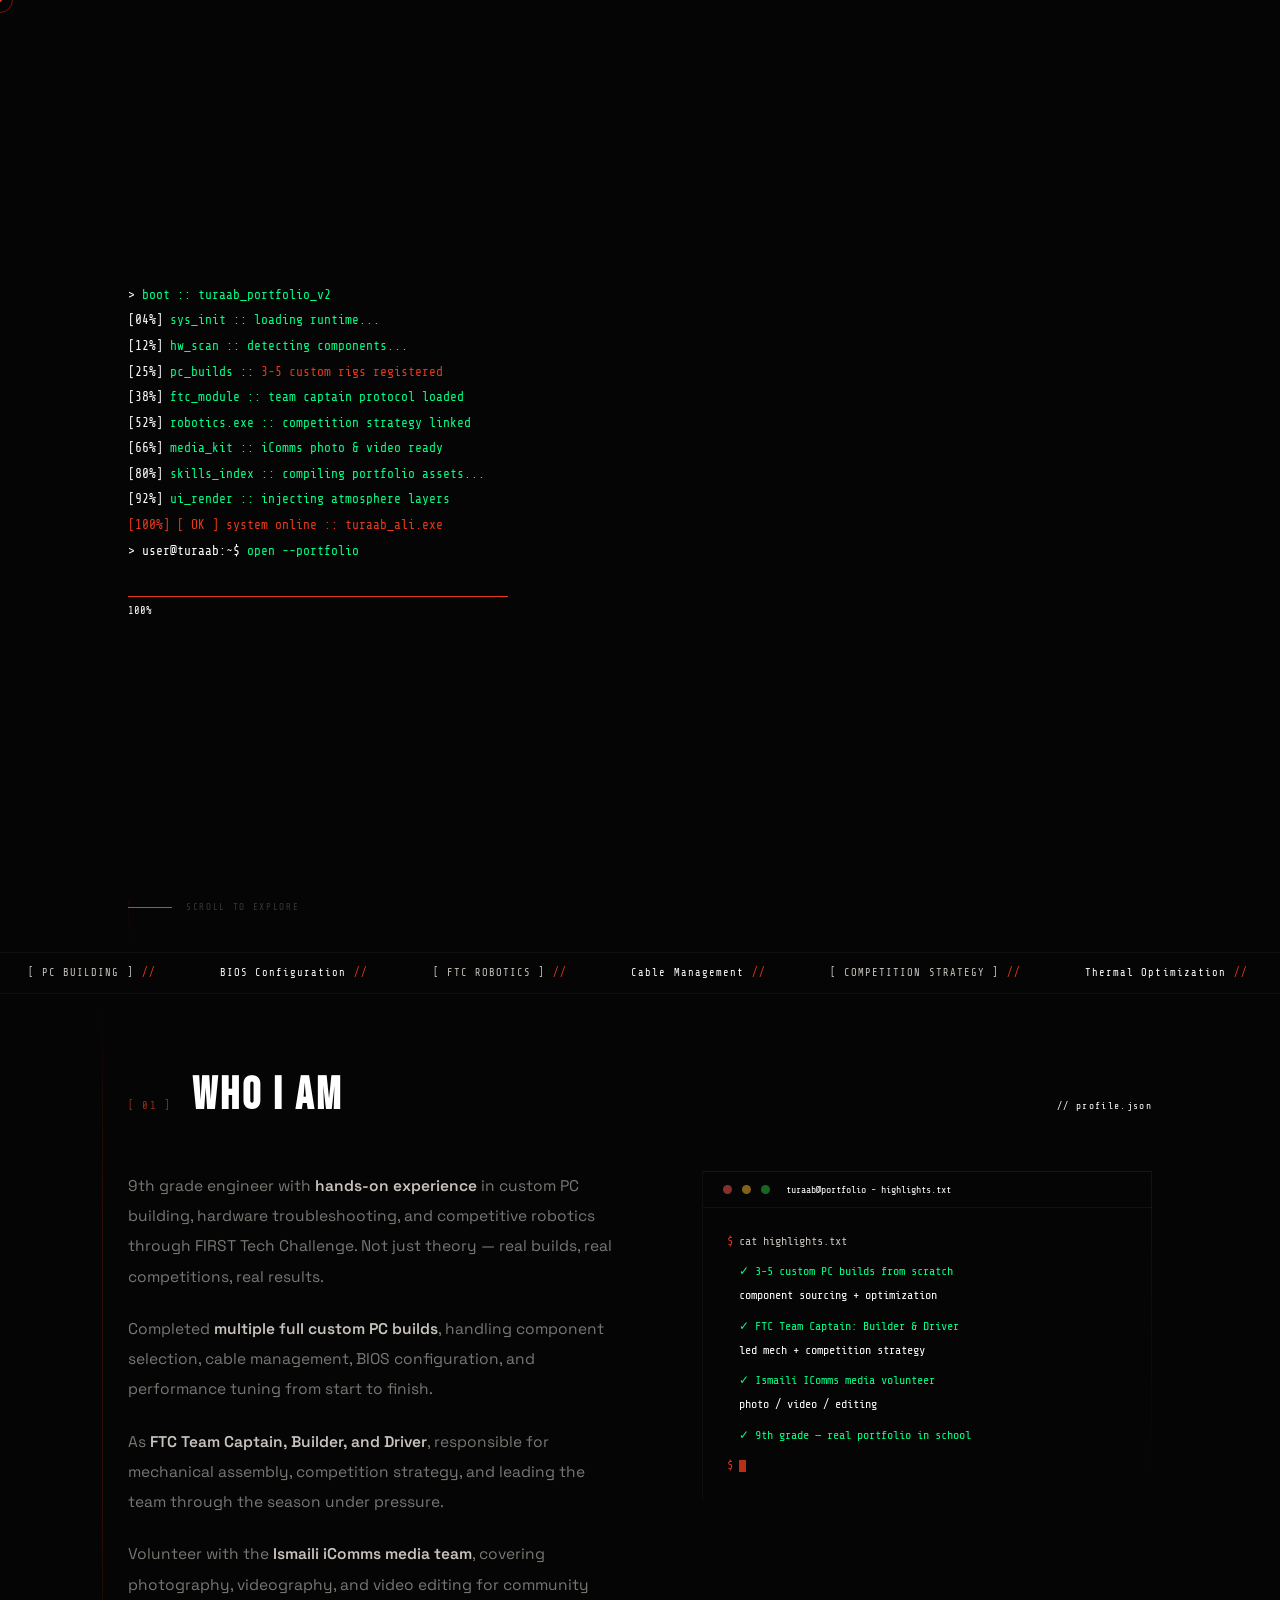
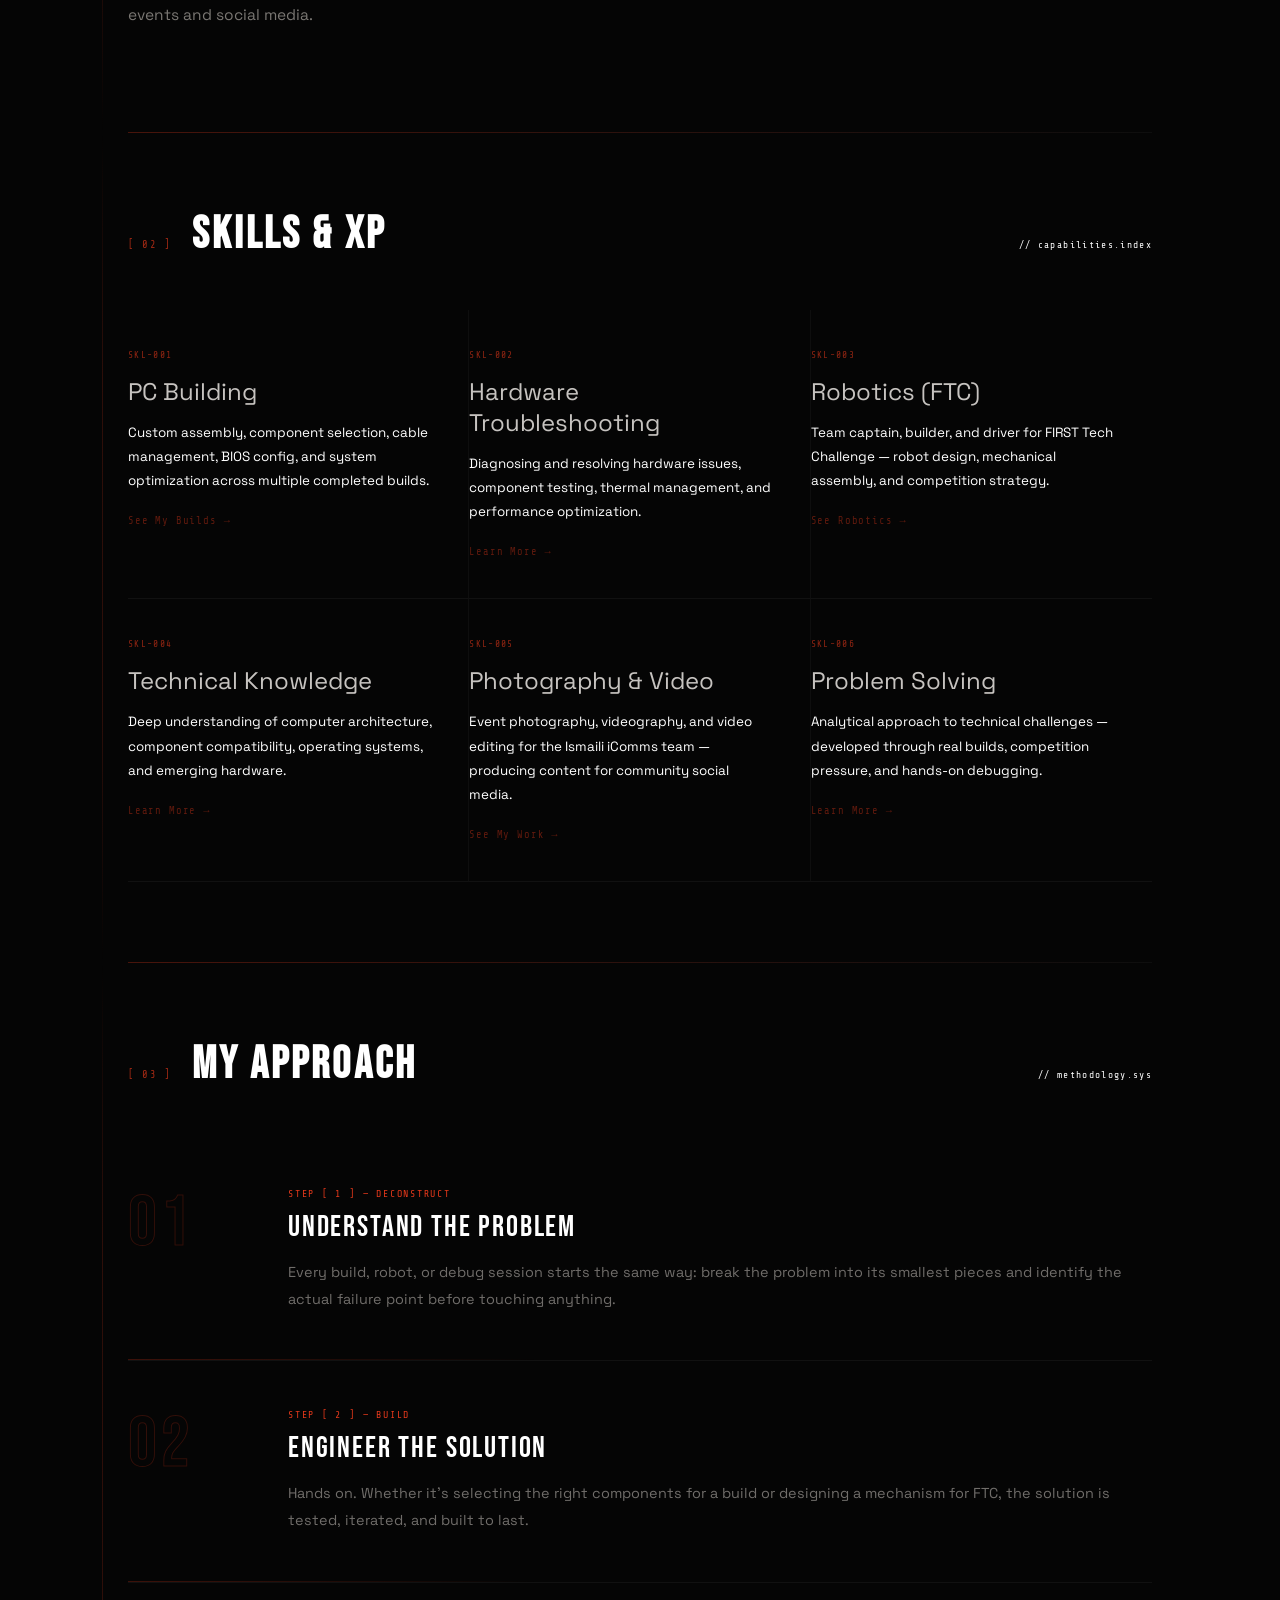
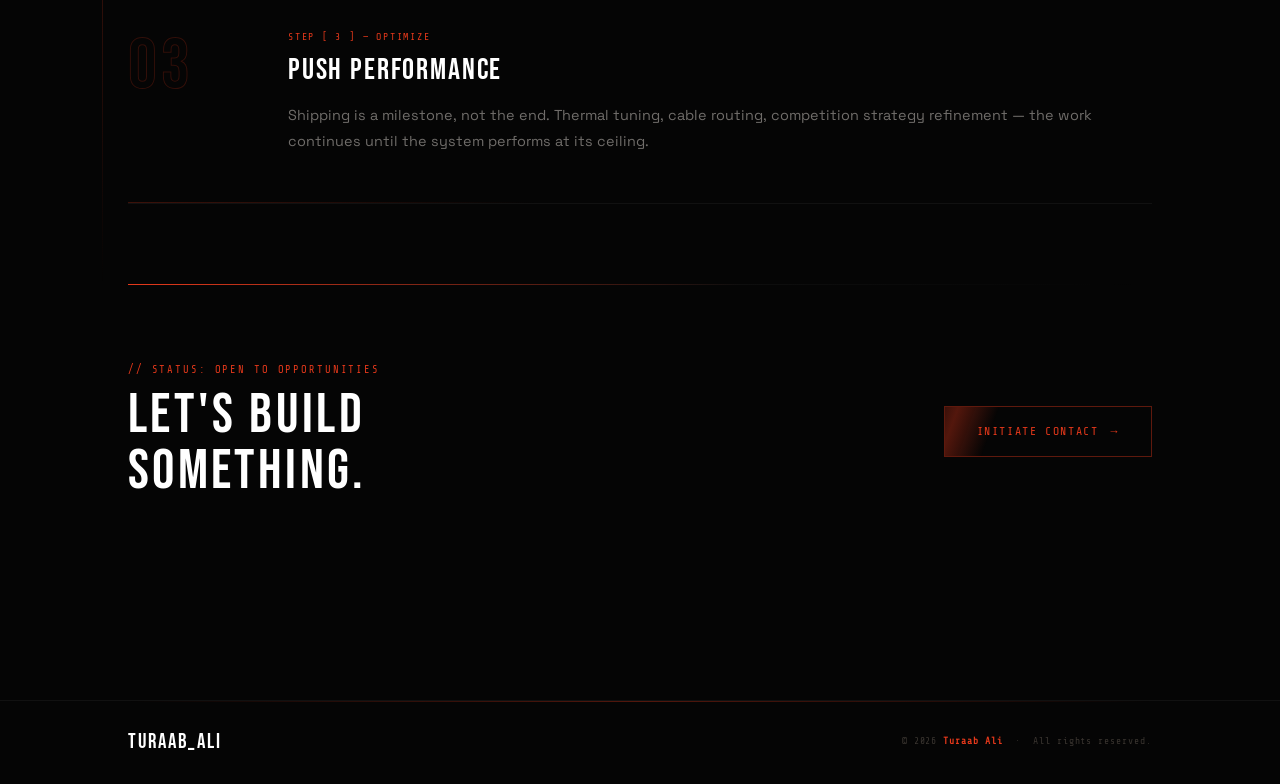
<file: index.html>
<!DOCTYPE html>
<html lang="en">
<head>
<meta charset="UTF-8">
<meta name="viewport" content="width=device-width, initial-scale=1.0">
<title>Turaab Ali - PC Builder & Engineer</title>
<link href="https://fonts.googleapis.com/css2?family=Share+Tech+Mono&family=Bebas+Neue&family=Space+Grotesk:wght@300;400;500;600;700&display=swap" rel="stylesheet">
<link rel="stylesheet" href="styles.css">
<style>
/* ═══════════════ HOME PAGE SPECIFIC ═══════════════ */

/* ── HERO ── */
#hero {
  position: relative; z-index: 3;
  min-height: 100vh;
  display: flex; flex-direction: column; justify-content: center;
  padding: 0 10vw;
  overflow: hidden;
}

/* vertical line that runs full hero height */
#hero::before {
  content: '';
  position: absolute;
  left: 10vw; top: 0; bottom: 0;
  width: 1px;
  background: linear-gradient(to bottom, transparent 0%, rgba(230,57,27,0.35) 30%, rgba(230,57,27,0.35) 70%, transparent 100%);
}

/* horizontal rule at 33% */
#hero::after {
  content: '';
  position: absolute;
  left: 0; right: 0;
  top: 33%;
  height: 1px;
  background: linear-gradient(90deg, transparent 5%, rgba(230,57,27,0.08) 30%, rgba(255,255,255,0.04) 60%, transparent 95%);
}

.hero-eyebrow {
  font-family: var(--mono);
  font-size: 0.72em;
  color: var(--red);
  letter-spacing: 0.2em;
  text-transform: uppercase;
  margin-bottom: 20px;
  margin-left: 20px;
  opacity: 0;
  animation: fadeUp .6s var(--ease-out) .15s forwards;
}

.hero-name {
  font-family: var(--disp);
  font-size: clamp(5.5em, 13vw, 11em);
  letter-spacing: 0.05em;
  line-height: 0.9;
  color: #fff;
  margin-left: 16px;
  opacity: 0;
  animation: fadeUp .9s var(--ease-out) .3s forwards;
}

.hero-name .slash {
  color: var(--red);
  font-size: 0.6em;
  opacity: 0.7;
  margin: 0 6px;
}

/* big faded "ALI" behind */
.hero-bg-word {
  position: absolute;
  right: -2vw; top: 50%;
  transform: translateY(-50%);
  font-family: var(--disp);
  font-size: clamp(12em, 26vw, 24em);
  letter-spacing: 0.04em;
  color: transparent;
  -webkit-text-stroke: 1px rgba(230,57,27,0.07);
  line-height: 1;
  pointer-events: none;
  user-select: none;
  animation: breatheText 8s ease-in-out infinite alternate;
}

.hero-code {
  font-family: var(--mono);
  font-size: 0.78em;
  color: var(--dim2);
  line-height: 2.1;
  margin-top: 36px;
  margin-left: 20px;
  opacity: 0;
  animation: fadeUp .7s var(--ease-out) .55s forwards;
}

.hero-code .k { color: var(--red); }
.hero-code .s { color: #a8c77f; }
.hero-code .n { color: #7fb8c7; }
.hero-code .c { color: var(--dim2); font-style: italic; }

.hero-divider {
  margin-top: 64px;
  height: 1px;
  background: linear-gradient(90deg, rgba(230,57,27,0.4) 0%, rgba(255,255,255,0.06) 40%, transparent 100%);
  opacity: 0;
  animation: fadeIn 1s var(--ease-out) .8s forwards;
}

.hero-stats-row {
  display: flex; gap: 0;
  padding-top: 36px;
  opacity: 0;
  animation: fadeUp .7s var(--ease-out) .9s forwards;
}

.h-st {
  padding: 0 56px 0 0;
  border-right: 1px solid rgba(255,255,255,0.05);
  margin-right: 56px;
}
.h-st:last-child { border-right:none; margin-right:0; }

.h-st-n {
  font-family: var(--disp);
  font-size: 2.8em;
  color: #fff;
  letter-spacing: 0.06em;
  line-height: 1;
  display: block;
}

.h-st-l {
  font-family: var(--mono);
  font-size: 0.6em;
  color: var(--dim2);
  letter-spacing: 0.14em;
  text-transform: uppercase;
  margin-top: 4px;
}

.scroll-cue {
  position: absolute; bottom: 40px; left: 10vw;
  display: flex; align-items: center; gap: 14px;
  font-family: var(--mono); font-size: 0.58em;
  color: var(--dim); letter-spacing: 0.18em;
  text-transform: uppercase;
  opacity: 0;
  animation: fadeIn 1s var(--ease-out) 1.8s forwards;
}

.scroll-cue::before {
  content: '';
  display: block; width: 44px; height: 1px;
  background: var(--red);
  animation: scPulse 2.4s ease-in-out infinite;
}

@keyframes scPulse { 0%,100%{transform:scaleX(1);opacity:1} 50%{transform:scaleX(0.3);opacity:0.3} }

/* ── TICKER ── */
.ticker-outer {
  position: relative; z-index: 3;
  overflow: hidden;
  padding: 14px 0;
  border-top: 1px solid rgba(255,255,255,0.04);
  border-bottom: 1px solid rgba(255,255,255,0.04);
}

.ticker-inner {
  display: flex; white-space: nowrap;
  animation: tick 30s linear infinite;
}

.ti {
  font-family: var(--mono);
  font-size: 0.65em;
  color: var(--dim2);
  padding: 0 28px;
  letter-spacing: 0.1em;
  flex-shrink: 0;
}

.ti.hi { color: var(--text); }
.ti .sep { color: var(--red); margin: 0 8px; }

@keyframes tick { from{transform:translateX(0)} to{transform:translateX(-50%)} }

/* ── ABOUT LAYOUT ── */
.about-layout {
  display: grid;
  grid-template-columns: 1.1fr 1fr;
  gap: 80px;
  align-items: start;
}

.about-body p {
  font-size: 0.97em;
  line-height: 1.95;
  color: rgba(200,195,189,0.6);
  margin-bottom: 22px;
}

.about-body p strong { color: var(--text); font-weight: 600; }

/* ── TERMINAL ── */
.term {
  border-top: 1px solid rgba(255,255,255,0.07);
  border-left: 1px solid rgba(255,255,255,0.04);
  padding: 0;
  position: relative;
}

.term::after {
  content: '';
  position: absolute;
  top:0; right:0; bottom:0;
  width: 1px;
  background: linear-gradient(to bottom, rgba(230,57,27,0.15), transparent);
}

.term-head {
  display: flex; align-items: center; gap: 10px;
  padding: 12px 20px;
  border-bottom: 1px solid rgba(255,255,255,0.05);
}

.td { width:9px; height:9px; border-radius:50%; }
.td.r { background:rgba(255,95,86,0.5); }
.td.y { background:rgba(255,189,46,0.5); }
.td.g { background:rgba(39,201,63,0.5); }

.term-label {
  font-family: var(--mono);
  font-size: 0.62em;
  color: var(--dim2);
  margin-left: 6px;
}

.term-body {
  padding: 22px 24px;
  font-family: var(--mono);
  font-size: 0.74em;
  line-height: 2.05;
}

.tl { display: block; }
.tp { color: var(--red); }
.tc { color: var(--text); }
.to { color: var(--dim2); padding-left: 12px; }
.to.ok { color: var(--green); }
.to.v  { color: #a8c77f; }
.tb { display:block; height:6px; }
.tcur { display:inline-block; width:7px; height:12px; background:var(--red); opacity:.8; animation: blink 1s step-end infinite; vertical-align:middle; }

/* ── SKILLS LIST ── */
.skills-list {
  display: grid;
  grid-template-columns: repeat(3,1fr);
  gap: 0;
}

.sk {
  padding: 40px 36px 40px 0;
  border-bottom: 1px solid rgba(255,255,255,0.05);
  border-right: 1px solid rgba(255,255,255,0.04);
  text-decoration: none;
  color: var(--text);
  display: block;
  position: relative;
  cursor: none;
  opacity: 0; transform: translateY(20px);
  transition: opacity .5s var(--ease-out), transform .5s var(--ease-out), padding-left .3s var(--ease-out);
}

.sk:nth-child(3n) { border-right: none; }

/* red top line animates in on hover */
.sk::before {
  content: '';
  position: absolute;
  top: 0; left: 0; right: 0;
  height: 1px;
  background: var(--red);
  transform: scaleX(0); transform-origin: left;
  transition: transform .4s var(--ease-out);
}

.sk:hover { padding-left: 10px; }
.sk:hover::before { transform: scaleX(1); }

.sk-num {
  font-family: var(--mono);
  font-size: 0.6em;
  color: var(--red);
  letter-spacing: 0.14em;
  opacity: 0.6;
  margin-bottom: 16px;
}

.sk-icon {
  font-size: 1.5em;
  margin-bottom: 14px;
  display: block;
  filter: grayscale(0.4);
  transition: transform .3s var(--ease-spring), filter .3s var(--ease-out);
}

.sk:hover .sk-icon { transform: scale(1.15) rotate(-4deg); filter: grayscale(0); }

.sk-title {
  font-size: 1em;
  font-weight: 700;
  color: rgba(255,255,255,0.85);
  margin-bottom: 10px;
  letter-spacing: -0.01em;
}

.sk-desc {
  font-size: 0.84em;
  line-height: 1.8;
  color: var(--dim2);
}

.sk-arrow {
  display: flex; align-items: center; gap: 6px;
  margin-top: 22px;
  font-family: var(--mono);
  font-size: 0.65em;
  color: var(--red);
  letter-spacing: 0.08em;
  opacity: 0.4;
  transition: opacity .25s var(--ease-out), gap .3s var(--ease-spring);
}

.sk:hover .sk-arrow { opacity: 1; gap: 12px; }

/* ── APPROACH ── */
.approach-list { display: flex; flex-direction: column; }

.ap {
  display: grid;
  grid-template-columns: 120px 1fr;
  gap: 40px;
  padding: 48px 0;
  border-bottom: 1px solid rgba(255,255,255,0.05);
  align-items: start;
  position: relative;
  transition: transform .3s var(--ease-out);
}

.ap:hover { transform: translateX(6px); }

.ap::before {
  content: '';
  position: absolute;
  left: 0; bottom: 0; width: 100%;
  height: 1px;
  background: linear-gradient(90deg, rgba(230,57,27,0.25), transparent 40%);
}

.ap-num {
  font-family: var(--disp);
  font-size: 4.5em;
  color: transparent;
  -webkit-text-stroke: 1px rgba(230,57,27,0.2);
  letter-spacing: 0.05em;
  line-height: 1;
  transition: -webkit-text-stroke-color .3s var(--ease-out);
}

.ap:hover .ap-num { -webkit-text-stroke-color: rgba(230,57,27,0.4); }

.ap-label {
  font-family: var(--mono);
  font-size: 0.62em;
  color: var(--red);
  letter-spacing: 0.18em;
  text-transform: uppercase;
  margin-bottom: 10px;
}

.ap-title {
  font-family: var(--disp);
  font-size: 1.9em;
  color: #fff;
  letter-spacing: 0.06em;
  margin-bottom: 14px;
}

.ap-body {
  font-size: 0.9em;
  line-height: 1.85;
  color: rgba(200,195,189,0.55);
}

/* ── CTA ── */
.cta {
  padding: 80px 0;
  display: flex;
  justify-content: space-between;
  align-items: center;
  gap: 40px;
  position: relative;
}

.cta::before {
  content: '';
  position: absolute;
  top: 0; left: 0; right: 0;
  height: 1px;
  background: linear-gradient(90deg, var(--red), rgba(255,255,255,0.04) 60%, transparent);
}

.cta-tag {
  font-family: var(--mono);
  font-size: 0.65em;
  color: var(--red);
  letter-spacing: 0.18em;
  margin-bottom: 12px;
}

.cta-title {
  font-family: var(--disp);
  font-size: 3.5em;
  color: #fff;
  letter-spacing: 0.06em;
  line-height: 1;
}

/* ── RESPONSIVE ── */
@media (max-width:1000px) {
  .about-layout { grid-template-columns:1fr; gap:48px; }
  .skills-list  { grid-template-columns:repeat(2,1fr); }
  .sk:nth-child(3n) { border-right: 1px solid rgba(255,255,255,0.04); }
  .sk:nth-child(2n) { border-right: none; }
  .ap { grid-template-columns: 80px 1fr; }
}

@media (max-width:640px) {
  #hero { padding: 0 6vw; }
  main { padding: 0 6vw 80px; }
  .skills-list { grid-template-columns:1fr; }
  .sk { border-right:none !important; padding-right:0; }
  .cta { flex-direction:column; align-items:flex-start; gap:28px; }
  .ap { grid-template-columns:1fr; }
  .ap-num { font-size:2.5em; }
}

@media (prefers-reduced-motion: reduce) {
  .hero-eyebrow, .hero-name, .hero-code, .hero-divider, .hero-stats-row, .scroll-cue {
    animation: none !important;
    opacity: 1 !important;
  }
  .ticker-inner { animation: none !important; }
}
</style>
</head>
<body>

<!-- atmosphere layers -->
<div id="globe-glow"></div>
<div id="grain"></div>
<canvas id="pcv"></canvas>

<!-- cursor -->
<div id="cur"></div>
<div id="cur-ring"></div>

<!-- ── BOOT ── -->
<div id="boot">
  <div id="boot-log">
    <span class="ln" data-d="0"><span class="d">></span> boot :: turaab_portfolio_v2</span>
    <span class="ln" data-d="100"><span class="d">[04%]</span> sys_init :: loading runtime...</span>
    <span class="ln" data-d="220"><span class="d">[12%]</span> hw_scan :: detecting components...</span>
    <span class="ln" data-d="350"><span class="d">[25%]</span> pc_builds :: <span class="r">3-5 custom rigs registered</span></span>
    <span class="ln" data-d="490"><span class="d">[38%]</span> ftc_module :: team captain protocol loaded</span>
    <span class="ln" data-d="630"><span class="d">[52%]</span> robotics.exe :: competition strategy linked</span>
    <span class="ln" data-d="770"><span class="d">[66%]</span> media_kit :: iComms photo & video ready</span>
    <span class="ln" data-d="910"><span class="d">[80%]</span> skills_index :: compiling portfolio assets...</span>
    <span class="ln" data-d="1050"><span class="d">[92%]</span> ui_render :: injecting atmosphere layers</span>
    <span class="ln" data-d="1190"><span class="r">[100%] [ OK ] system online :: turaab_ali.exe</span></span>
    <span class="ln" data-d="1360"><span class="d">> user@turaab:~$</span> open --portfolio</span>
  </div>
  <div id="boot-bar-wrap"><div id="boot-bar"></div></div>
  <div id="boot-pct">0%</div>
</div>

<nav>
  <div class="nav-logo">TURAAB_ALI <span>// v2.0</span></div>
  <div class="nav-links">
    <a href="/">Home</a>
    <a href="/pc-building/">PC Building</a>
    <a href="/problem-solving/">Problem Solving</a>
    <a href="/robotics/">Robotics</a>
    <a href="/technical/">Technical</a>
    <a href="/troubleshooting/">Troubleshooting</a>
    <a href="/photo-video/">Photography & Videography</a>
    <a href="/customer-service/">Customer Service</a>
    <a href="/contact-me/">Contact Me</a>
  </div>
  <button class="nav-toggle" aria-label="Toggle navigation">
    <span></span><span></span><span></span>
  </button>
</nav>

<!-- ── HERO ── -->
<section id="hero">
  <div class="hero-bg-word">ALI</div>
  <div class="hero-eyebrow">[ PC Builder &amp; Engineer ]</div>
  <h1 class="hero-name">TURAAB<span class="slash"> </span>ALI</h1>
  <div class="hero-code">
    <span><span class="k">const</span> role = <span class="s">"FTC Team Captain, Builder &amp; Driver"</span>;</span><br>
    <span><span class="k">const</span> skills = [<span class="s">"PC Building"</span>, <span class="s">"Robotics"</span>, <span class="s">"Video"</span>]; <span class="c">// 9th grade</span></span><br>
    <span><span class="k">const</span> status = <span class="s">"Open to Opportunities"</span>;</span>
  </div>
  <div class="hero-divider"></div>
  <div class="hero-stats-row">
    <div class="h-st">
      <span class="h-st-n"> 4</span>
      <span class="h-st-l"> Custom PC Builds</span>
    </div>
    <div class="h-st">
      <span class="h-st-n">FTC</span>
      <span class="h-st-l">Robotics Competitor</span>
    </div>
    <div class="h-st">
      <span class="h-st-n">IComms</span>
      <span class="h-st-l">Media Volunteer</span>
    </div>
  </div>
  <div class="scroll-cue">Scroll to explore</div>
</section>

<!-- ── TICKER ── -->
<div class="ticker-outer">
  <div class="ticker-inner">
    <span class="ti hi">[ PC BUILDING ]<span class="sep">//</span></span>
    <span class="ti">BIOS Configuration<span class="sep">//</span></span>
    <span class="ti hi">[ FTC ROBOTICS ]<span class="sep">//</span></span>
    <span class="ti">Cable Management<span class="sep">//</span></span>
    <span class="ti hi">[ COMPETITION STRATEGY ]<span class="sep">//</span></span>
    <span class="ti">Thermal Optimization<span class="sep">//</span></span>
    <span class="ti hi">[ PHOTOGRAPHY &amp; VIDEO ]<span class="sep">//</span></span>
    <span class="ti">Hardware Troubleshooting<span class="sep">//</span></span>
    <span class="ti hi">[ OPEN TO WORK ]<span class="sep">//</span></span>
    <!-- duplicate for loop -->
    <span class="ti hi">[ PC BUILDING ]<span class="sep">//</span></span>
    <span class="ti">BIOS Configuration<span class="sep">//</span></span>
    <span class="ti hi">[ FTC ROBOTICS ]<span class="sep">//</span></span>
    <span class="ti">Cable Management<span class="sep">//</span></span>
    <span class="ti hi">[ COMPETITION STRATEGY ]<span class="sep">//</span></span>
    <span class="ti">Thermal Optimization<span class="sep">//</span></span>
    <span class="ti hi">[ PHOTOGRAPHY &amp; VIDEO ]<span class="sep">//</span></span>
    <span class="ti">Hardware Troubleshooting<span class="sep">//</span></span>
    <span class="ti hi">[ OPEN TO WORK ]<span class="sep">//</span></span>
  </div>
</div>

<!-- ── MAIN ── -->
<main>

  <!-- ABOUT -->
  <div class="sec" id="about">
    <div class="sec-hd">
      <span class="sec-num">[ 01 ]</span>
      <h2 class="sec-title">WHO I AM</h2>
      <span class="sec-slug">// profile.json</span>
    </div>
    <div class="about-layout">
      <div class="about-body">
        <p>9th grade engineer with <strong>hands-on experience</strong> in custom PC building, hardware troubleshooting, and competitive robotics through FIRST Tech Challenge. Not just theory — real builds, real competitions, real results.</p>
        <p>Completed <strong>multiple full custom PC builds</strong>, handling component selection, cable management, BIOS configuration, and performance tuning from start to finish.</p>
        <p>As <strong>FTC Team Captain, Builder, and Driver</strong>, responsible for mechanical assembly, competition strategy, and leading the team through the season under pressure.</p>
        <p>Volunteer with the <strong>Ismaili iComms media team</strong>, covering photography, videography, and video editing for community events and social media.</p>
      </div>
      <div class="term">
        <div class="term-head">
          <div class="td r"></div><div class="td y"></div><div class="td g"></div>
          <span class="term-label">turaab@portfolio ~ highlights.txt</span>
        </div>
        <div class="term-body">
          <span class="tl"><span class="tp">$</span> <span class="tc">cat highlights.txt</span></span>
          <span class="tb"></span>
          <span class="tl to ok">✓  3-5 custom PC builds from scratch</span>
          <span class="tl to">   component sourcing + optimization</span>
          <span class="tb"></span>
          <span class="tl to ok">✓  FTC Team Captain: Builder &amp; Driver</span>
          <span class="tl to">   led mech + competition strategy</span>
          <span class="tb"></span>
          <span class="tl to ok">✓  Ismaili IComms media volunteer</span>
          <span class="tl to">   photo / video / editing</span>
          <span class="tb"></span>
          <span class="tl to ok">✓  9th grade — real portfolio in school</span>
          <span class="tb"></span>
          <span class="tl"><span class="tp">$</span> <span class="tcur"></span></span>
        </div>
      </div>
    </div>
  </div>

  <div class="rule"></div>

  <!-- SKILLS -->
  <div class="sec" id="skills">
    <div class="sec-hd">
      <span class="sec-num">[ 02 ]</span>
      <h2 class="sec-title">SKILLS &amp; XP</h2>
      <span class="sec-slug">// capabilities.index</span>
    </div>
    <div class="skills-list">

      <a href="/pc-building/" class="sk">
        <div class="sk-num">SKL-001</div>
        <span class="sk-icon">PC Building</span>
        <div class="sk-title"></div>
        <div class="sk-desc">Custom assembly, component selection, cable management, BIOS config, and system optimization across multiple completed builds.</div>
        <div class="sk-arrow">See My Builds →</div>
      </a>

      <a href="/troubleshooting/" class="sk">
        <div class="sk-num">SKL-002</div>
        <span class="sk-icon">Hardware Troubleshooting</span>
        <div class="sk-title"></div>
        <div class="sk-desc">Diagnosing and resolving hardware issues, component testing, thermal management, and performance optimization.</div>
        <div class="sk-arrow">Learn More →</div>
      </a>

      <a href="/robotics/" class="sk">
        <div class="sk-num">SKL-003</div>
        <span class="sk-icon">Robotics (FTC)</span>
        <div class="sk-title"></div>
        <div class="sk-desc">Team captain, builder, and driver for FIRST Tech Challenge — robot design, mechanical assembly, and competition strategy.</div>
        <div class="sk-arrow">See Robotics →</div>
      </a>

      <a href="/technical/" class="sk">
        <div class="sk-num">SKL-004</div>
        <span class="sk-icon">Technical Knowledge</span>
        <div class="sk-title"></div>
        <div class="sk-desc">Deep understanding of computer architecture, component compatibility, operating systems, and emerging hardware.</div>
        <div class="sk-arrow">Learn More →</div>
      </a>

      <a href="/photo-video/" class="sk">
        <div class="sk-num">SKL-005</div>
        <span class="sk-icon">Photography &amp; Video</span>
        <div class="sk-title"></div>
        <div class="sk-desc">Event photography, videography, and video editing for the Ismaili iComms team — producing content for community social media.</div>
        <div class="sk-arrow">See My Work →</div>
      </a>

      <a href="/problem-solving/" class="sk">
        <div class="sk-num">SKL-006</div>
        <span class="sk-icon">Problem Solving</span>
        <div class="sk-title"></div>
        <div class="sk-desc">Analytical approach to technical challenges — developed through real builds, competition pressure, and hands-on debugging.</div>
        <div class="sk-arrow">Learn More →</div>
      </a>

    </div>
  </div>

  <div class="rule"></div>

  <!-- APPROACH -->
  <div class="sec" id="approach">
    <div class="sec-hd">
      <span class="sec-num">[ 03 ]</span>
      <h2 class="sec-title">MY APPROACH</h2>
      <span class="sec-slug">// methodology.sys</span>
    </div>
    <div class="approach-list">

      <div class="ap">
        <div class="ap-num">01</div>
        <div class="ap-right">
          <div class="ap-label">STEP [ 1 ] — DECONSTRUCT</div>
          <div class="ap-title">Understand the Problem</div>
          <div class="ap-body">Every build, robot, or debug session starts the same way: break the problem into its smallest pieces and identify the actual failure point before touching anything.</div>
        </div>
      </div>

      <div class="ap">
        <div class="ap-num">02</div>
        <div class="ap-right">
          <div class="ap-label">STEP [ 2 ] — BUILD</div>
          <div class="ap-title">Engineer the Solution</div>
          <div class="ap-body">Hands on. Whether it's selecting the right components for a build or designing a mechanism for FTC, the solution is tested, iterated, and built to last.</div>
        </div>
      </div>

      <div class="ap">
        <div class="ap-num">03</div>
        <div class="ap-right">
          <div class="ap-label">STEP [ 3 ] — OPTIMIZE</div>
          <div class="ap-title">Push Performance</div>
          <div class="ap-body">Shipping is a milestone, not the end. Thermal tuning, cable routing, competition strategy refinement — the work continues until the system performs at its ceiling.</div>
        </div>
      </div>

    </div>
  </div>

  <!-- CTA -->
  <div class="cta">
    <div class="cta-left">
      <div class="cta-tag">// STATUS: OPEN TO OPPORTUNITIES</div>
      <div class="cta-title">LET'S BUILD<br>SOMETHING.</div>
    </div>
    <a href="/contact-me/" class="cta-btn"><span>INITIATE CONTACT</span> <span>→</span></a>
  </div>

</main>

<!-- ── FOOTER ── -->
<footer>
  <div class="foot-logo">TURAAB_ALI</div>
  <div class="foot-copy">&copy; 2026 <b>Turaab Ali</b> &nbsp;·&nbsp; All rights reserved.</div>
</footer>

<script src="script.js" defer></script>
</body>
</html>
</file>
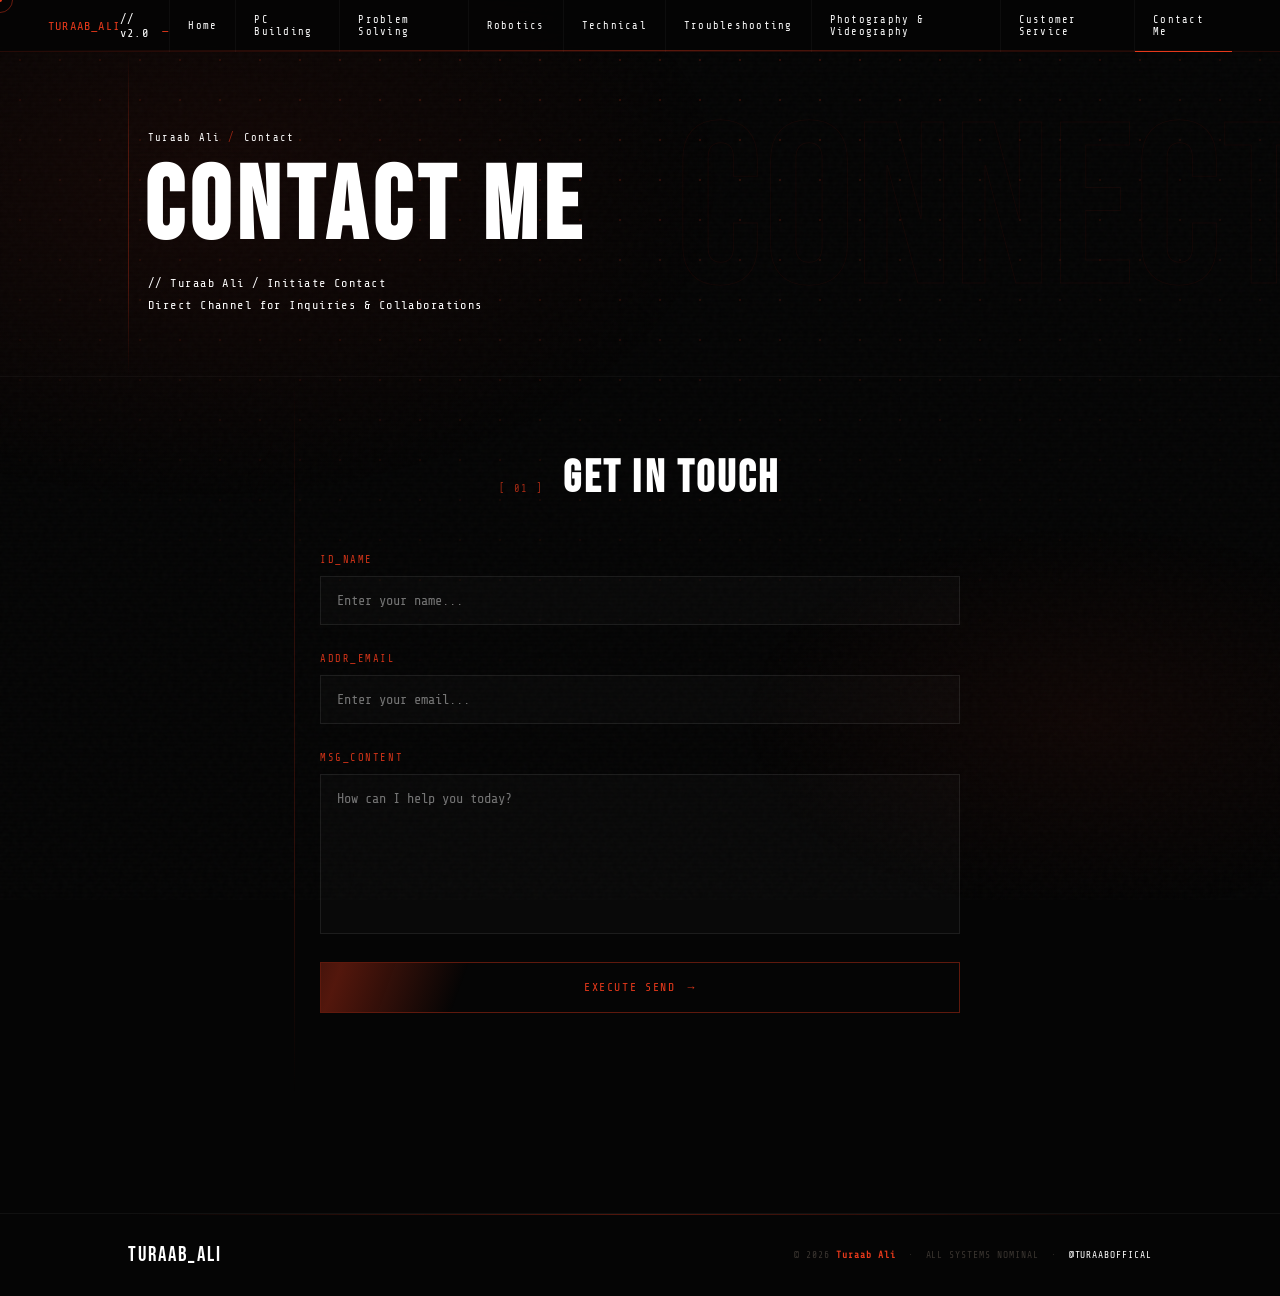
<file: contact-me/index.html>
<!DOCTYPE html>
<html lang="en">
<head>
<meta charset="UTF-8">
<meta name="viewport" content="width=device-width, initial-scale=1.0">
<title>Contact - Turaab Ali</title>
<link href="https://fonts.googleapis.com/css2?family=Share+Tech+Mono&family=Bebas+Neue&family=Space+Grotesk:wght@300;400;500;600;700&display=swap" rel="stylesheet">
<link rel="stylesheet" href="../styles.css">
<style>
/* ═══════════════ CONTACT PAGE SPECIFIC ═══════════════ */

main {
  display: flex;
  flex-direction: column;
  align-items: center;
}

.sec {
  width: 100%;
  max-width: 640px;
}

.sec-hd { justify-content: center; }

/* ── FORM STYLES ── */
form {
  display: grid;
  gap: 28px;
  width: 100%;
}

.field { display: flex; flex-direction: column; gap: 10px; }

label {
  font-family: var(--mono); font-size: 0.65em; color: var(--red);
  letter-spacing: 0.15em; text-transform: uppercase; opacity: 0.9;
}

input, textarea {
  background: rgba(255,255,255,0.02);
  border: 1px solid rgba(255,255,255,0.08);
  padding: 16px; font-family: var(--mono); font-size: 0.85em;
  color: #fff;
  transition: border-color .3s var(--ease-out), background .3s var(--ease-out), box-shadow .3s var(--ease-out);
  outline: none;
}

input:focus, textarea:focus {
  background: rgba(230,57,27,0.04);
  border-color: var(--red);
  box-shadow: 0 0 20px rgba(230,57,27,0.12);
}

textarea { min-height: 160px; resize: none; }

.btn-submit {
  display: inline-flex; align-items: center; justify-content: center; gap: 12px;
  text-decoration: none; font-family: var(--mono); font-size: 0.72em;
  color: var(--red); letter-spacing: 0.14em; text-transform: uppercase;
  border: 1px solid rgba(230,57,27,0.4); padding: 18px 32px;
  cursor: none; transition: all .35s var(--ease-out);
  position: relative; overflow: hidden;
  background: transparent;
  width: 100%;
}

.btn-submit::after {
  content: ''; position: absolute; inset: 0;
  background: rgba(230,57,27,0.1);
  transform: scaleX(0); transform-origin: left;
  transition: transform .35s var(--ease-out);
}

.btn-submit:hover { color: #fff; border-color: var(--red); }
.btn-submit:hover::after { transform: scaleX(1); }
.btn-submit span { position: relative; z-index: 1; }

/* ── RESPONSIVE ── */
@media(max-width:640px){
  .sec::before { display: none; }
}

@media(prefers-reduced-motion:reduce){
  .btn-submit:hover { gap:12px; }
}
</style>
</head>
<body>

<!-- atmosphere layers -->
<div id="globe-glow"></div>
<div id="grain"></div>
<canvas id="pcv"></canvas>

<!-- cursor -->
<div id="cur"></div>
<div id="cur-ring"></div>

<!-- nav -->
<nav>
  <div class="nav-logo">TURAAB_ALI <span>// v2.0</span></div>
  <div class="nav-links">
    <a href="/">Home</a>
    <a href="/pc-building/">PC Building</a>
    <a href="/problem-solving/">Problem Solving</a>
    <a href="/robotics/">Robotics</a>
    <a href="/technical/">Technical</a>
    <a href="/troubleshooting/">Troubleshooting</a>
    <a href="/photo-video/">Photography &amp; Videography</a>
    <a href="/customer-service/">Customer Service</a>
    <a href="/contact-me/">Contact Me</a>
  </div>
  <button class="nav-toggle" aria-label="Toggle navigation">
    <span></span><span></span><span></span>
  </button>
</nav>

<!-- page hero -->
<div class="page-hero">
  <div class="page-hero-bg">CONNECT</div>
  <div class="page-breadcrumb"><a href="/">Turaab Ali</a><span>/</span>Contact</div>
  <h1 class="page-title">CONTACT ME</h1>
  <p class="page-subtitle">// Turaab Ali / Initiate Contact<br>Direct Channel for Inquiries &amp; Collaborations</p>
</div>

<!-- main -->
<main>

  <div class="sec" id="contact-form">
    <div class="sec-hd">
      <span class="sec-num">[ 01 ]</span>
      <h2 class="sec-title">GET IN TOUCH</h2>
    </div>

    <form action="https://formspree.io/f/mzdznwen" method="POST">
      <div class="field">
        <label for="name">ID_NAME</label>
        <input type="text" id="name" name="name" placeholder="Enter your name..." required>
      </div>

      <div class="field">
        <label for="email">ADDR_EMAIL</label>
        <input type="email" id="email" name="email" placeholder="Enter your email..." required>
      </div>

      <div class="field">
        <label for="message">MSG_CONTENT</label>
        <textarea id="message" name="message" placeholder="How can I help you today?" required></textarea>
      </div>

      <input type="hidden" name="_subject" value="New Contact Form Message">
      <input type="hidden" name="_template" value="table">
      <input type="text" name="_gotcha" style="display:none">

      <button type="submit" class="btn-submit">
        <span>EXECUTE SEND</span> <span>&rarr;</span>
      </button>
    </form>
  </div>

</main>

<!-- footer -->
<footer>
  <div class="foot-logo">TURAAB_ALI</div>
  <div class="foot-copy">&copy; 2026 <b>Turaab Ali</b> &nbsp;&middot;&nbsp; ALL SYSTEMS NOMINAL &nbsp;&middot;&nbsp; <a href="https://www.instagram.com/turaaboffical/" target="_blank">@TURAABOFFICAL</a></div>
</footer>

<script src="../script.js"></script>
</body>
</html>
</file>
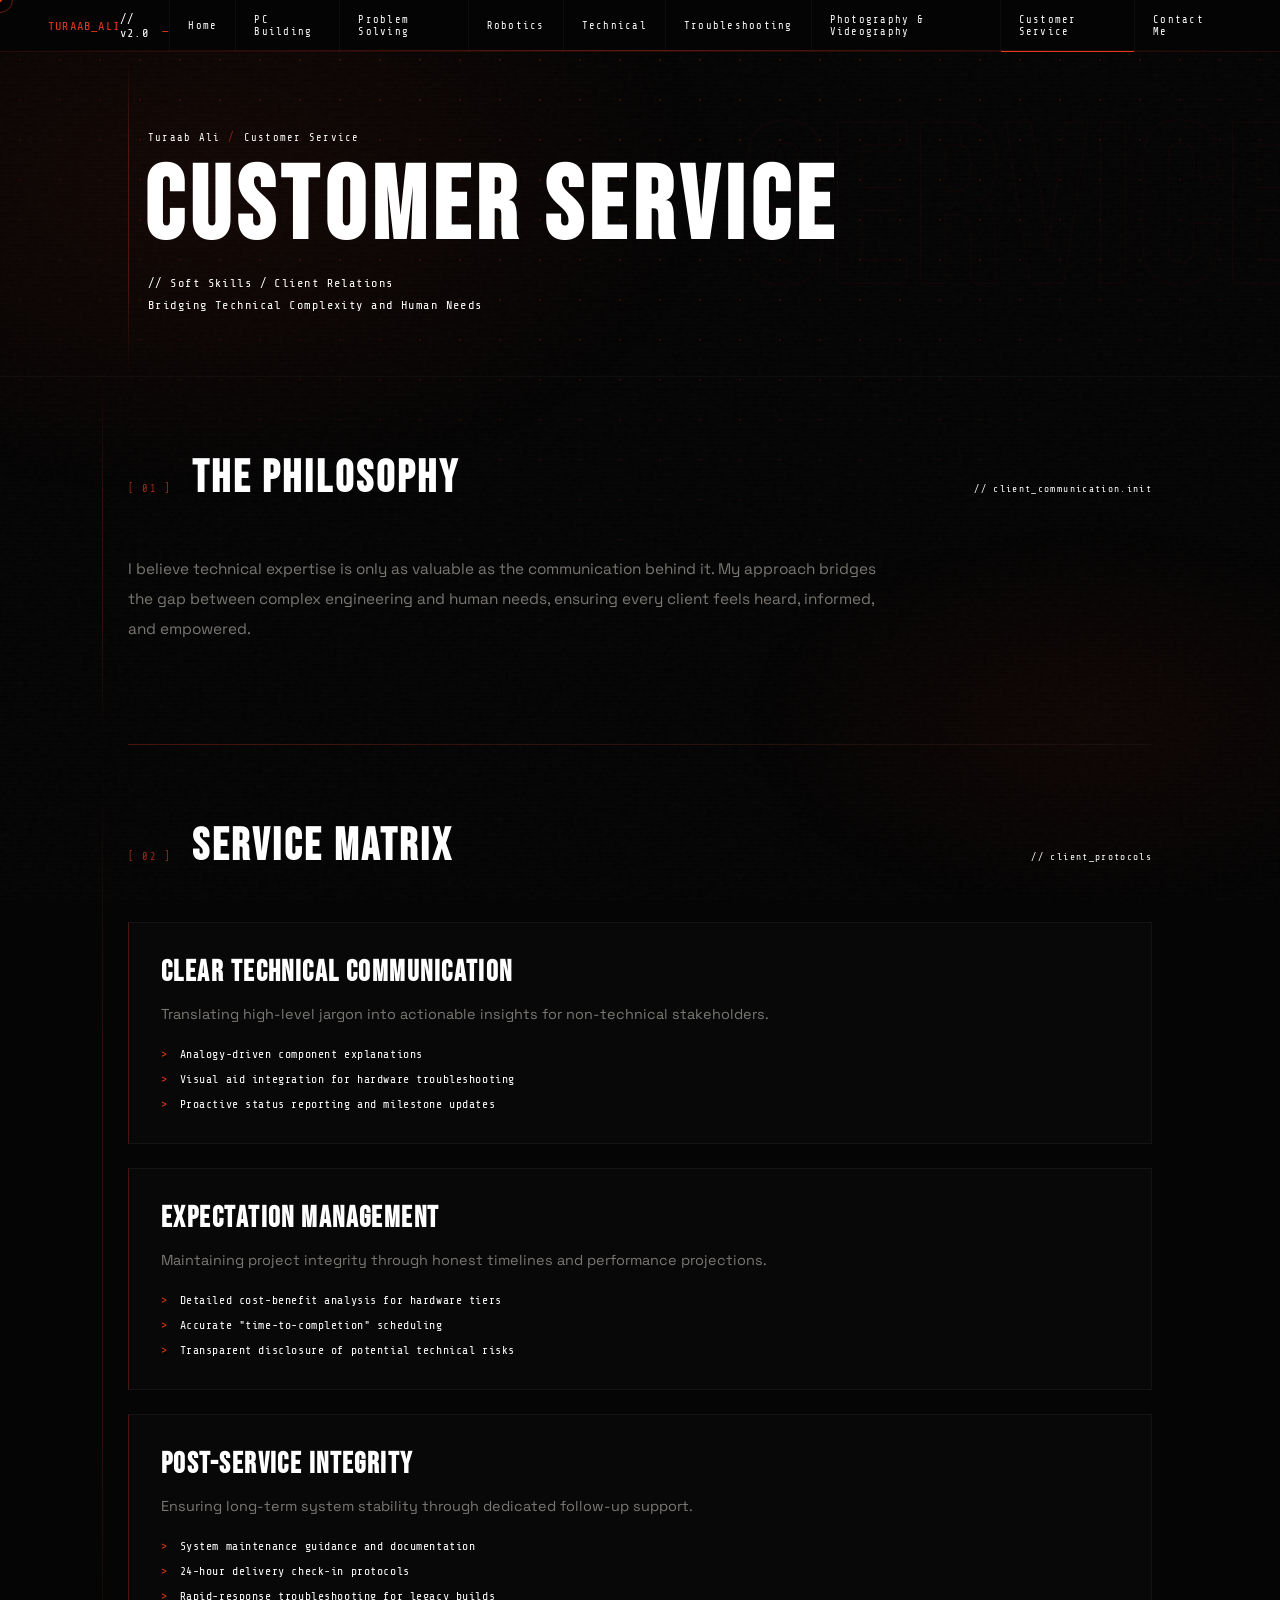
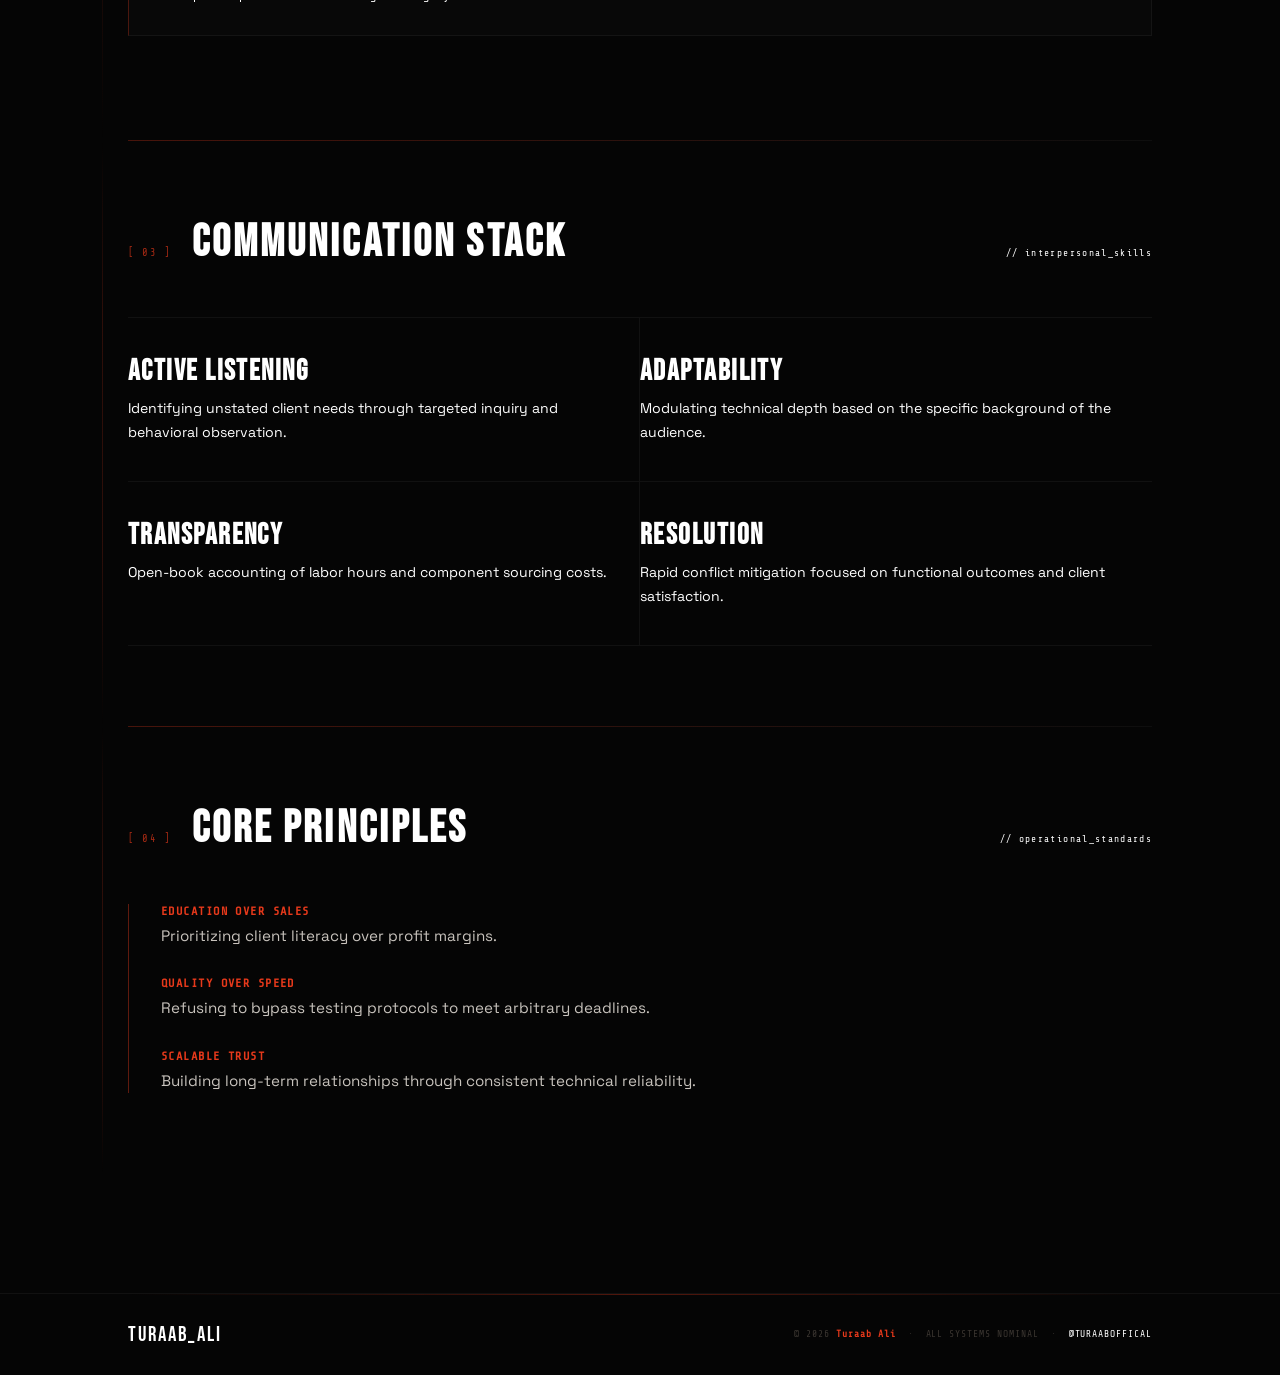
<file: customer-service/index.html>
<!DOCTYPE html>
<html lang="en">
<head>
<meta charset="UTF-8">
<meta name="viewport" content="width=device-width, initial-scale=1.0">
<title>Customer Service - Turaab Ali</title>
<link href="https://fonts.googleapis.com/css2?family=Share+Tech+Mono&family=Bebas+Neue&family=Space+Grotesk:wght@300;400;500;600;700&display=swap" rel="stylesheet">
<link rel="stylesheet" href="../styles.css">
<style>
/* ═══════════════ CUSTOMER SERVICE PAGE SPECIFIC ═══════════════ */

/* ── EXPERIENCE CARDS ── */
.exp-card {
  margin-bottom: 24px;
  padding: 32px;
  background: rgba(255,255,255,0.015);
  border: 1px solid rgba(255,255,255,0.05);
  border-left: 1px solid rgba(230,57,27,0.3);
  position: relative;
  transition: border-color .3s var(--ease-out), background .3s var(--ease-out), transform .3s var(--ease-out);
}
.exp-card:hover {
  border-color: rgba(230,57,27,0.4);
  background: rgba(230,57,27,0.02);
  transform: translateX(4px);
}
.exp-card h4 { font-family: var(--disp); font-size: 1.8em; color: #fff; margin-bottom: 12px; letter-spacing: 0.05em; }
.exp-card p { margin-bottom: 20px; font-size: 0.9em; color: rgba(200,195,189,0.6); line-height: 1.8; }
.exp-list { list-style: none; display: grid; gap: 12px; }
.exp-list li {
  font-family: var(--mono); font-size: 0.72em; color: var(--dim2);
  display: flex; gap: 12px; letter-spacing: 0.05em;
}
.exp-list li::before { content: '>'; color: var(--red); }

/* ── SKILLS GRID ── */
.skills-grid {
  display: grid;
  grid-template-columns: repeat(2, 1fr);
  gap: 0;
  border-top: 1px solid rgba(255,255,255,0.05);
  margin-top: 20px;
}
.skill-item {
  padding: 36px 32px 36px 0;
  border-bottom: 1px solid rgba(255,255,255,0.05);
  border-right: 1px solid rgba(255,255,255,0.05);
  transition: padding-left .3s var(--ease-out);
}
.skill-item:nth-child(2n) { border-right: none; }
.skill-item:hover { padding-left: 12px; }
.skill-label {
  font-family: var(--disp); font-size: 1.8em;
  color: #fff; letter-spacing: 0.05em; margin-bottom: 8px;
}
.skill-desc { font-size: 0.88em; color: var(--dim2); line-height: 1.7; }

/* ── PHILOSOPHY BOX ── */
.philo-box {
  border-left: 1px solid rgba(230,57,27,0.4);
  padding-left: 32px;
  display: flex;
  flex-direction: column;
  gap: 28px;
}
.philo-item strong {
  font-family: var(--mono); color: var(--red);
  font-size: 0.75em; letter-spacing: 0.12em;
  text-transform: uppercase; display: block; margin-bottom: 6px;
}
.philo-item span { font-size: 0.95em; color: var(--text); line-height: 1.6; }

/* ── RESPONSIVE ── */
@media(max-width:850px){
  .skills-grid { grid-template-columns: 1fr; }
  .skill-item { border-right: none; }
}

@media(prefers-reduced-motion:reduce){
  .exp-card:hover { transform:none; }
  .skill-item:hover { padding-left:0; }
}
</style>
</head>
<body>

<!-- atmosphere layers -->
<div id="globe-glow"></div>
<div id="grain"></div>
<canvas id="pcv"></canvas>

<!-- cursor -->
<div id="cur"></div>
<div id="cur-ring"></div>

<!-- nav -->
<nav>
  <div class="nav-logo">TURAAB_ALI <span>// v2.0</span></div>
  <div class="nav-links">
    <a href="/">Home</a>
    <a href="/pc-building/">PC Building</a>
    <a href="/problem-solving/">Problem Solving</a>
    <a href="/robotics/">Robotics</a>
    <a href="/technical/">Technical</a>
    <a href="/troubleshooting/">Troubleshooting</a>
    <a href="/photo-video/">Photography &amp; Videography</a>
    <a href="/customer-service/">Customer Service</a>
    <a href="/contact-me/">Contact Me</a>
  </div>
  <button class="nav-toggle" aria-label="Toggle navigation">
    <span></span><span></span><span></span>
  </button>
</nav>

<!-- page hero -->
<div class="page-hero">
  <div class="page-hero-bg">SERVICE</div>
  <div class="page-breadcrumb"><a href="/">Turaab Ali</a><span>/</span>Customer Service</div>
  <h1 class="page-title">CUSTOMER SERVICE</h1>
  <p class="page-subtitle">// Soft Skills / Client Relations<br>Bridging Technical Complexity and Human Needs</p>
</div>

<!-- main -->
<main>

  <!-- 01 PHILOSOPHY -->
  <div class="sec" id="philosophy">
    <div class="sec-hd">
      <span class="sec-num">[ 01 ]</span>
      <h2 class="sec-title">THE PHILOSOPHY</h2>
      <span class="sec-slug">// client_communication.init</span>
    </div>
    <p class="intro-text">I believe technical expertise is only as valuable as the communication behind it. My approach bridges the gap between complex engineering and human needs, ensuring every client feels heard, informed, and empowered.</p>
  </div>

  <div class="rule"></div>

  <!-- 02 SERVICE MATRIX -->
  <div class="sec" id="service-matrix">
    <div class="sec-hd">
      <span class="sec-num">[ 02 ]</span>
      <h2 class="sec-title">SERVICE MATRIX</h2>
      <span class="sec-slug">// client_protocols</span>
    </div>
    <div class="exp-card">
      <h4>Clear Technical Communication</h4>
      <p>Translating high-level jargon into actionable insights for non-technical stakeholders.</p>
      <ul class="exp-list">
        <li>Analogy-driven component explanations</li>
        <li>Visual aid integration for hardware troubleshooting</li>
        <li>Proactive status reporting and milestone updates</li>
      </ul>
    </div>
    <div class="exp-card">
      <h4>Expectation Management</h4>
      <p>Maintaining project integrity through honest timelines and performance projections.</p>
      <ul class="exp-list">
        <li>Detailed cost-benefit analysis for hardware tiers</li>
        <li>Accurate "time-to-completion" scheduling</li>
        <li>Transparent disclosure of potential technical risks</li>
      </ul>
    </div>
    <div class="exp-card">
      <h4>Post-Service Integrity</h4>
      <p>Ensuring long-term system stability through dedicated follow-up support.</p>
      <ul class="exp-list">
        <li>System maintenance guidance and documentation</li>
        <li>24-hour delivery check-in protocols</li>
        <li>Rapid-response troubleshooting for legacy builds</li>
      </ul>
    </div>
  </div>

  <div class="rule"></div>

  <!-- 03 COMMUNICATION STACK -->
  <div class="sec" id="comm-stack">
    <div class="sec-hd">
      <span class="sec-num">[ 03 ]</span>
      <h2 class="sec-title">COMMUNICATION STACK</h2>
      <span class="sec-slug">// interpersonal_skills</span>
    </div>
    <div class="skills-grid">
      <div class="skill-item"><h3 class="skill-label">Active Listening</h3><p class="skill-desc">Identifying unstated client needs through targeted inquiry and behavioral observation.</p></div>
      <div class="skill-item"><h3 class="skill-label">Adaptability</h3><p class="skill-desc">Modulating technical depth based on the specific background of the audience.</p></div>
      <div class="skill-item"><h3 class="skill-label">Transparency</h3><p class="skill-desc">Open-book accounting of labor hours and component sourcing costs.</p></div>
      <div class="skill-item"><h3 class="skill-label">Resolution</h3><p class="skill-desc">Rapid conflict mitigation focused on functional outcomes and client satisfaction.</p></div>
    </div>
  </div>

  <div class="rule"></div>

  <!-- 04 CORE PRINCIPLES -->
  <div class="sec" id="principles">
    <div class="sec-hd">
      <span class="sec-num">[ 04 ]</span>
      <h2 class="sec-title">CORE PRINCIPLES</h2>
      <span class="sec-slug">// operational_standards</span>
    </div>
    <div class="philo-box">
      <div class="philo-item"><strong>Education Over Sales</strong><span>Prioritizing client literacy over profit margins.</span></div>
      <div class="philo-item"><strong>Quality Over Speed</strong><span>Refusing to bypass testing protocols to meet arbitrary deadlines.</span></div>
      <div class="philo-item"><strong>Scalable Trust</strong><span>Building long-term relationships through consistent technical reliability.</span></div>
    </div>
  </div>

</main>

<!-- footer -->
<footer>
  <div class="foot-logo">TURAAB_ALI</div>
  <div class="foot-copy">&copy; 2026 <b>Turaab Ali</b> &nbsp;·&nbsp; ALL SYSTEMS NOMINAL &nbsp;·&nbsp; <a href="https://www.instagram.com/turaaboffical/" target="_blank">@TURAABOFFICAL</a></div>
</footer>

<script src="../script.js"></script>
</body>
</html>
</file>
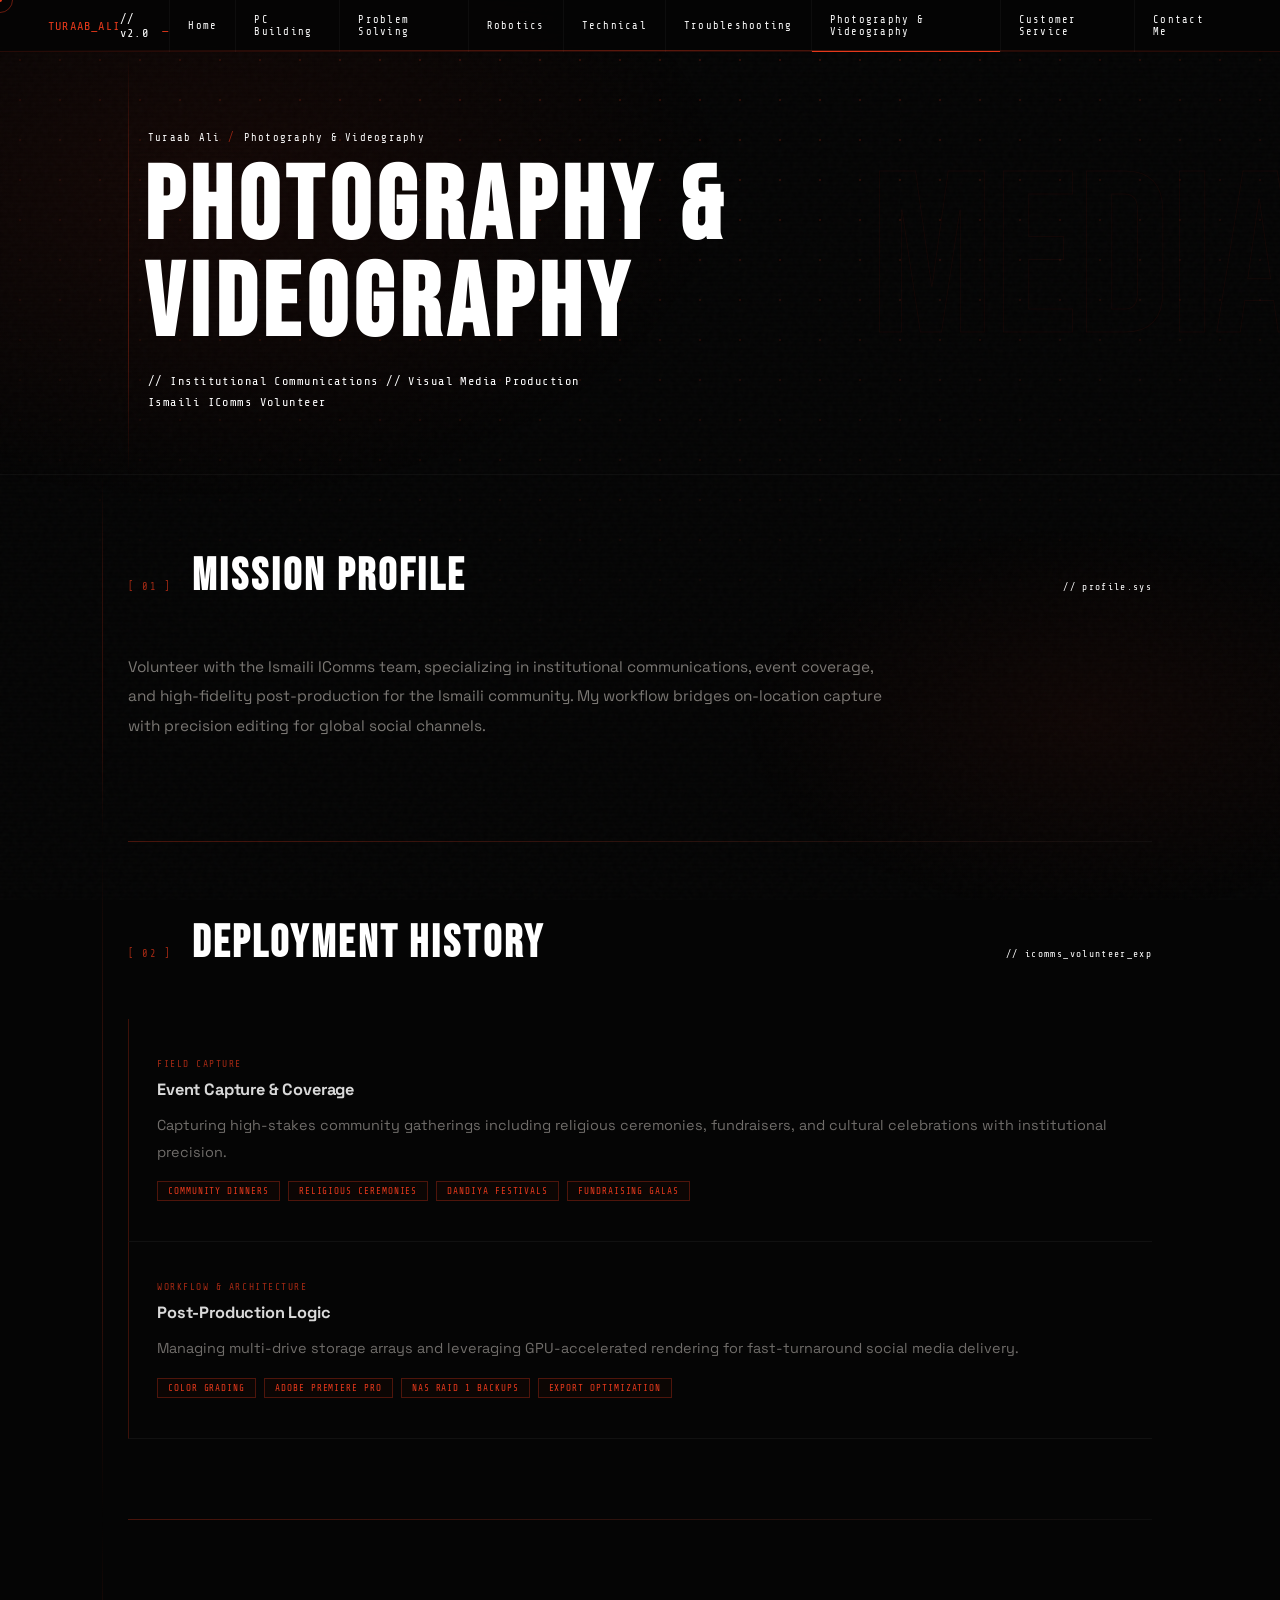
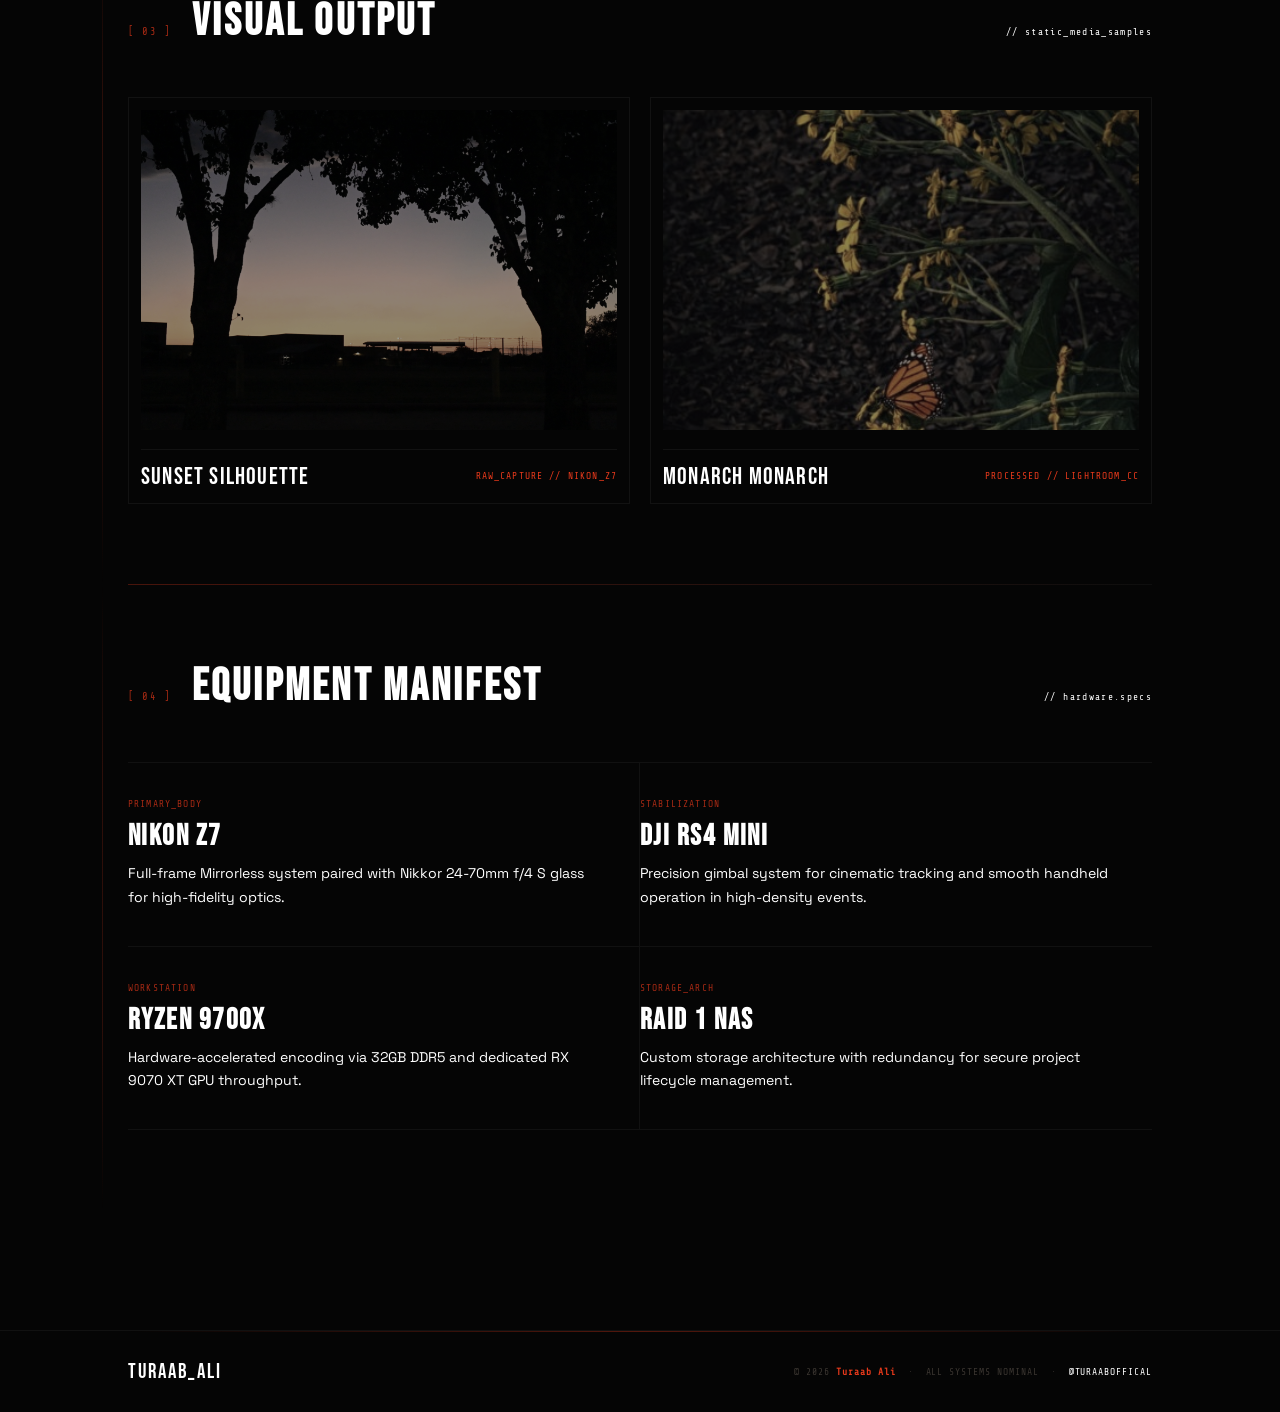
<file: photo-video/index.html>
<!DOCTYPE html>
<html lang="en">
<head>
<meta charset="UTF-8">
<meta name="viewport" content="width=device-width, initial-scale=1.0">
<title>Photography &amp; Videography - Turaab Ali</title>
<link href="https://fonts.googleapis.com/css2?family=Share+Tech+Mono&family=Bebas+Neue&family=Space+Grotesk:wght@300;400;500;600;700&display=swap" rel="stylesheet">
<link rel="stylesheet" href="../styles.css">
<style>
/* ═══════════════ PHOTO & VIDEO PAGE SPECIFIC ═══════════════ */

/* ── PHOTO GALLERY ── */
.photo-gallery { display:grid; grid-template-columns:repeat(2,1fr); gap:20px; margin-top:20px; }
.photo-card {
  position:relative; overflow:hidden; background:var(--black);
  border:1px solid rgba(255,255,255,.05); padding:12px;
  transition: border-color .3s var(--ease-out);
}
.photo-card:hover { border-color: rgba(230,57,27,.3); }
.photo-card img {
  width:100%; height:320px; object-fit:cover;
  opacity:.6; filter:grayscale(0.5); transition:all .5s var(--ease-out);
}
.photo-card:hover img { opacity:.95; filter:grayscale(0); transform:scale(1.02); }
.photo-info {
  margin-top:14px; border-top:1px solid rgba(255,255,255,.05);
  padding-top:12px; display:flex; justify-content:space-between; align-items:center;
}
.photo-name { font-family:var(--disp); font-size:1.5em; color:#fff; letter-spacing:.05em; }
.photo-meta { font-family:var(--mono); font-size:.6em; color:var(--red); letter-spacing:.12em; text-transform:uppercase; }

/* ── TECH GRID ── */
.tech-grid { display:grid; grid-template-columns:repeat(2,1fr); gap:0; border-top:1px solid rgba(255,255,255,.05); margin-top:20px; }
.tech-card {
  padding:36px 32px 36px 0; border-bottom:1px solid rgba(255,255,255,.05); border-right:1px solid rgba(255,255,255,.05);
  transition:padding-left .3s var(--ease-out);
}
.tech-card:nth-child(2n) { border-right:none; }
.tech-card:hover { padding-left:12px; }
.tech-label { font-family:var(--mono); font-size:.6em; color:var(--red); margin-bottom:10px; display:block; opacity:.7; letter-spacing:.12em; }
.tech-title { font-family:var(--disp); font-size:1.8em; color:#fff; margin-bottom:8px; letter-spacing:.05em; }
.tech-desc { font-size:.88em; color:var(--dim2); line-height:1.7; }

/* ── RESPONSIVE ── */
@media(max-width:850px){
  .photo-gallery, .tech-grid { grid-template-columns:1fr; }
  .tech-card { border-right:none; }
}

@media(prefers-reduced-motion:reduce){
  .photo-card:hover img { transform:none; }
  .tech-card:hover { padding-left:0; }
}
</style>
</head>
<body>

<!-- atmosphere layers -->
<div id="globe-glow"></div>
<div id="grain"></div>
<canvas id="pcv"></canvas>

<!-- cursor -->
<div id="cur"></div>
<div id="cur-ring"></div>

<!-- nav -->
<nav>
  <div class="nav-logo">TURAAB_ALI <span>// v2.0</span></div>
  <div class="nav-links">
    <a href="/">Home</a>
    <a href="/pc-building/">PC Building</a>
    <a href="/problem-solving/">Problem Solving</a>
    <a href="/robotics/">Robotics</a>
    <a href="/technical/">Technical</a>
    <a href="/troubleshooting/">Troubleshooting</a>
    <a href="/photo-video/">Photography &amp; Videography</a>
    <a href="/customer-service/">Customer Service</a>
    <a href="/contact-me/">Contact Me</a>
  </div>
  <button class="nav-toggle" aria-label="Toggle navigation">
    <span></span><span></span><span></span>
  </button>
</nav>

<!-- page hero -->
<div class="page-hero">
  <div class="page-hero-bg">MEDIA</div>
  <div class="page-breadcrumb"><a href="/">Turaab Ali</a><span>/</span>Photography &amp; Videography</div>
  <h1 class="page-title">PHOTOGRAPHY &amp;<br>VIDEOGRAPHY</h1>
  <p class="page-subtitle">// Institutional Communications // Visual Media Production<br>Ismaili IComms Volunteer</p>
</div>

<!-- main -->
<main>

  <!-- 01 MISSION PROFILE -->
  <div class="sec" id="mission">
    <div class="sec-hd">
      <span class="sec-num">[ 01 ]</span>
      <h2 class="sec-title">MISSION PROFILE</h2>
      <span class="sec-slug">// profile.sys</span>
    </div>
    <p class="intro-text">Volunteer with the Ismaili IComms team, specializing in institutional communications, event coverage, and high-fidelity post-production for the Ismaili community. My workflow bridges on-location capture with precision editing for global social channels.</p>
  </div>

  <div class="rule"></div>

  <!-- 02 DEPLOYMENT HISTORY -->
  <div class="sec" id="deployment">
    <div class="sec-hd">
      <span class="sec-num">[ 02 ]</span>
      <h2 class="sec-title">DEPLOYMENT HISTORY</h2>
      <span class="sec-slug">// icomms_volunteer_exp</span>
    </div>
    <div class="exp-list">
      <div class="exp-item">
        <div class="exp-tag">FIELD CAPTURE</div>
        <div class="exp-title">Event Capture &amp; Coverage</div>
        <p class="exp-body">Capturing high-stakes community gatherings including religious ceremonies, fundraisers, and cultural celebrations with institutional precision.</p>
        <div class="exp-tags-row">
          <span class="exp-inline-badge">Community Dinners</span>
          <span class="exp-inline-badge">Religious Ceremonies</span>
          <span class="exp-inline-badge">Dandiya Festivals</span>
          <span class="exp-inline-badge">Fundraising Galas</span>
        </div>
      </div>
      <div class="exp-item">
        <div class="exp-tag">WORKFLOW &amp; ARCHITECTURE</div>
        <div class="exp-title">Post-Production Logic</div>
        <p class="exp-body">Managing multi-drive storage arrays and leveraging GPU-accelerated rendering for fast-turnaround social media delivery.</p>
        <div class="exp-tags-row">
          <span class="exp-inline-badge">Color Grading</span>
          <span class="exp-inline-badge">Adobe Premiere Pro</span>
          <span class="exp-inline-badge">NAS RAID 1 Backups</span>
          <span class="exp-inline-badge">Export Optimization</span>
        </div>
      </div>
    </div>
  </div>

  <div class="rule"></div>

  <!-- 03 VISUAL OUTPUT -->
  <div class="sec" id="visuals">
    <div class="sec-hd">
      <span class="sec-num">[ 03 ]</span>
      <h2 class="sec-title">VISUAL OUTPUT</h2>
      <span class="sec-slug">// static_media_samples</span>
    </div>
    <div class="photo-gallery">
      <div class="photo-card">
        <img src="trees.JPG" alt="Sunset Silhouette">
        <div class="photo-info">
          <span class="photo-name">Sunset Silhouette</span>
          <span class="photo-meta">RAW_CAPTURE // NIKON_Z7</span>
        </div>
      </div>
      <div class="photo-card">
        <img src="IMG_2438.jpeg" alt="Monarch Butterfly">
        <div class="photo-info">
          <span class="photo-name">Monarch Monarch</span>
          <span class="photo-meta">PROCESSED // LIGHTROOM_CC</span>
        </div>
      </div>
    </div>
  </div>

  <div class="rule"></div>

  <!-- 04 EQUIPMENT MANIFEST -->
  <div class="sec" id="equipment">
    <div class="sec-hd">
      <span class="sec-num">[ 04 ]</span>
      <h2 class="sec-title">EQUIPMENT MANIFEST</h2>
      <span class="sec-slug">// hardware.specs</span>
    </div>
    <div class="tech-grid">
      <div class="tech-card">
        <span class="tech-label">PRIMARY_BODY</span>
        <h3 class="tech-title">Nikon Z7</h3>
        <p class="tech-desc">Full-frame Mirrorless system paired with Nikkor 24-70mm f/4 S glass for high-fidelity optics.</p>
      </div>
      <div class="tech-card">
        <span class="tech-label">STABILIZATION</span>
        <h3 class="tech-title">DJI RS4 Mini</h3>
        <p class="tech-desc">Precision gimbal system for cinematic tracking and smooth handheld operation in high-density events.</p>
      </div>
      <div class="tech-card">
        <span class="tech-label">WORKSTATION</span>
        <h3 class="tech-title">Ryzen 9700X</h3>
        <p class="tech-desc">Hardware-accelerated encoding via 32GB DDR5 and dedicated RX 9070 XT GPU throughput.</p>
      </div>
      <div class="tech-card">
        <span class="tech-label">STORAGE_ARCH</span>
        <h3 class="tech-title">RAID 1 NAS</h3>
        <p class="tech-desc">Custom storage architecture with redundancy for secure project lifecycle management.</p>
      </div>
    </div>
  </div>

</main>

<!-- footer -->
<footer>
  <div class="foot-logo">TURAAB_ALI</div>
  <div class="foot-copy">&copy; 2026 <b>Turaab Ali</b> &nbsp;·&nbsp; ALL SYSTEMS NOMINAL &nbsp;·&nbsp; <a href="https://www.instagram.com/turaaboffical/" target="_blank">@TURAABOFFICAL</a></div>
</footer>

<script src="../script.js"></script>
</body>
</html>
</file>
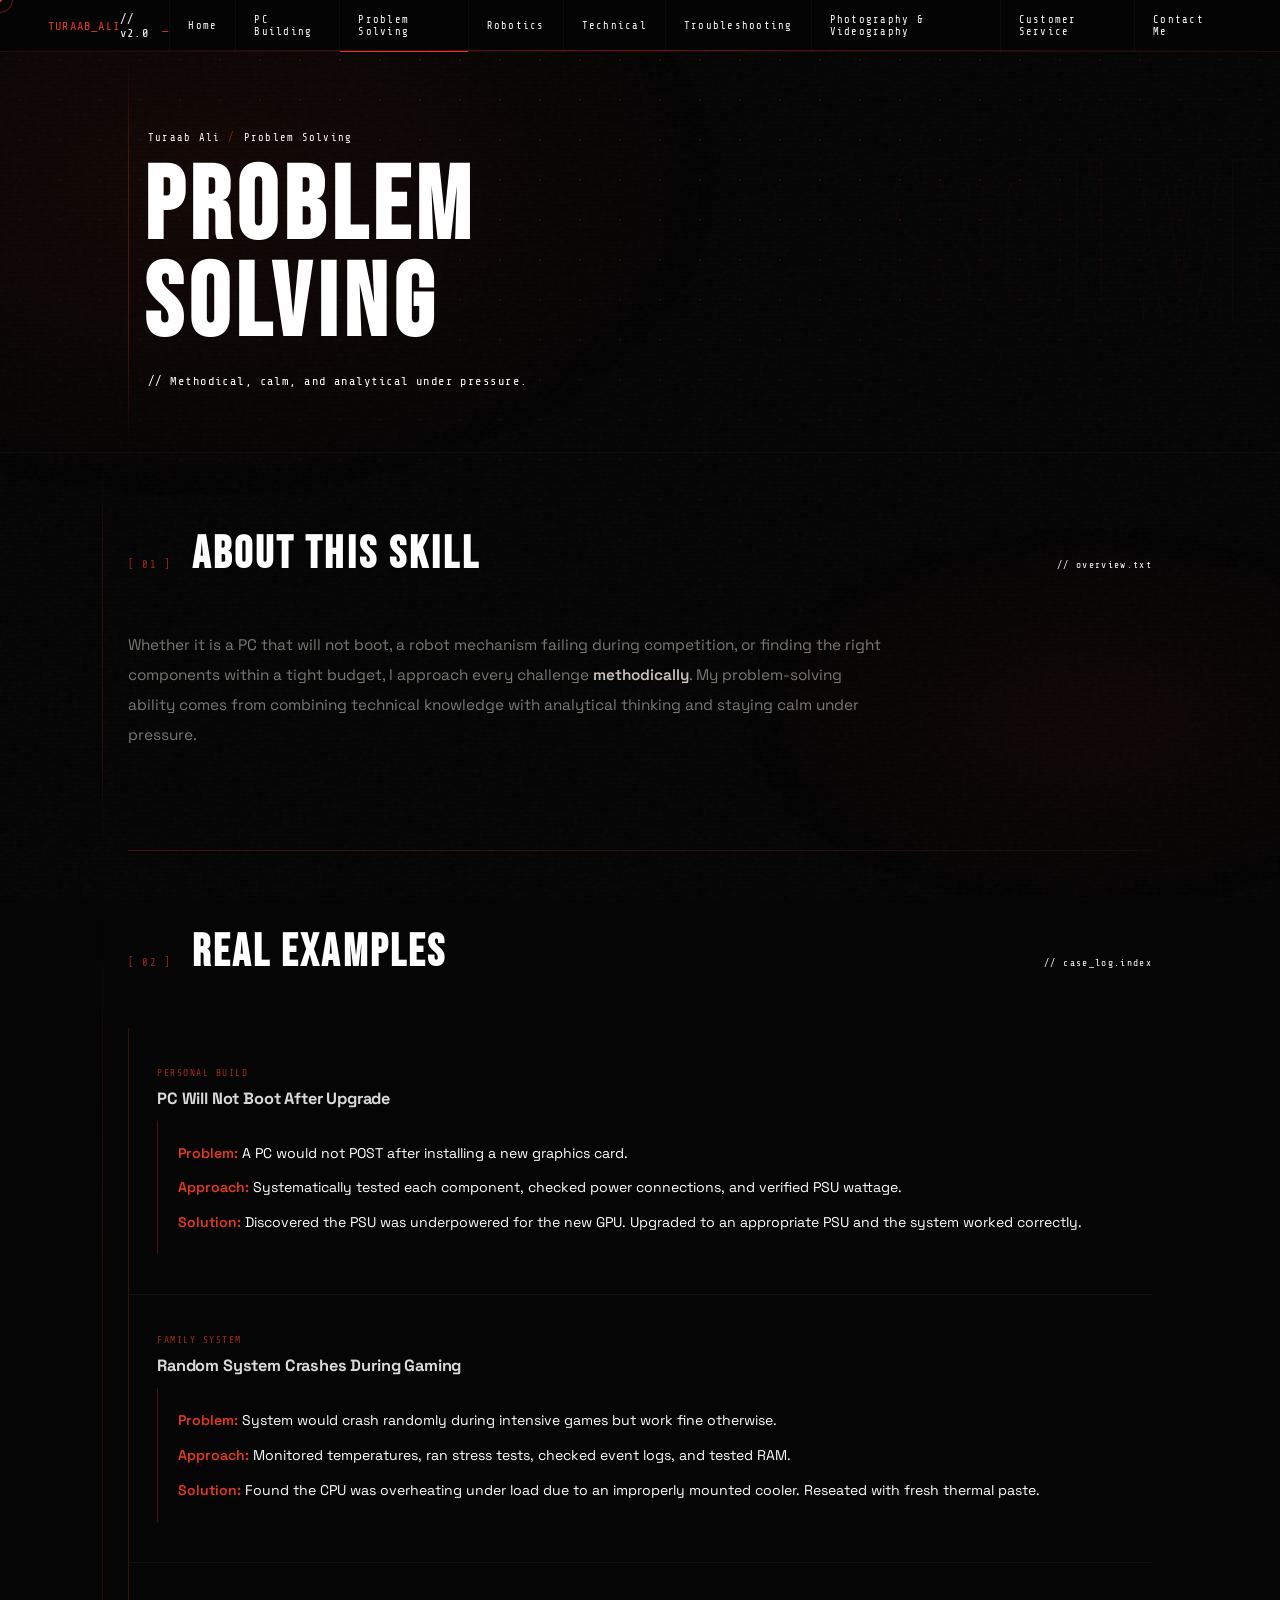
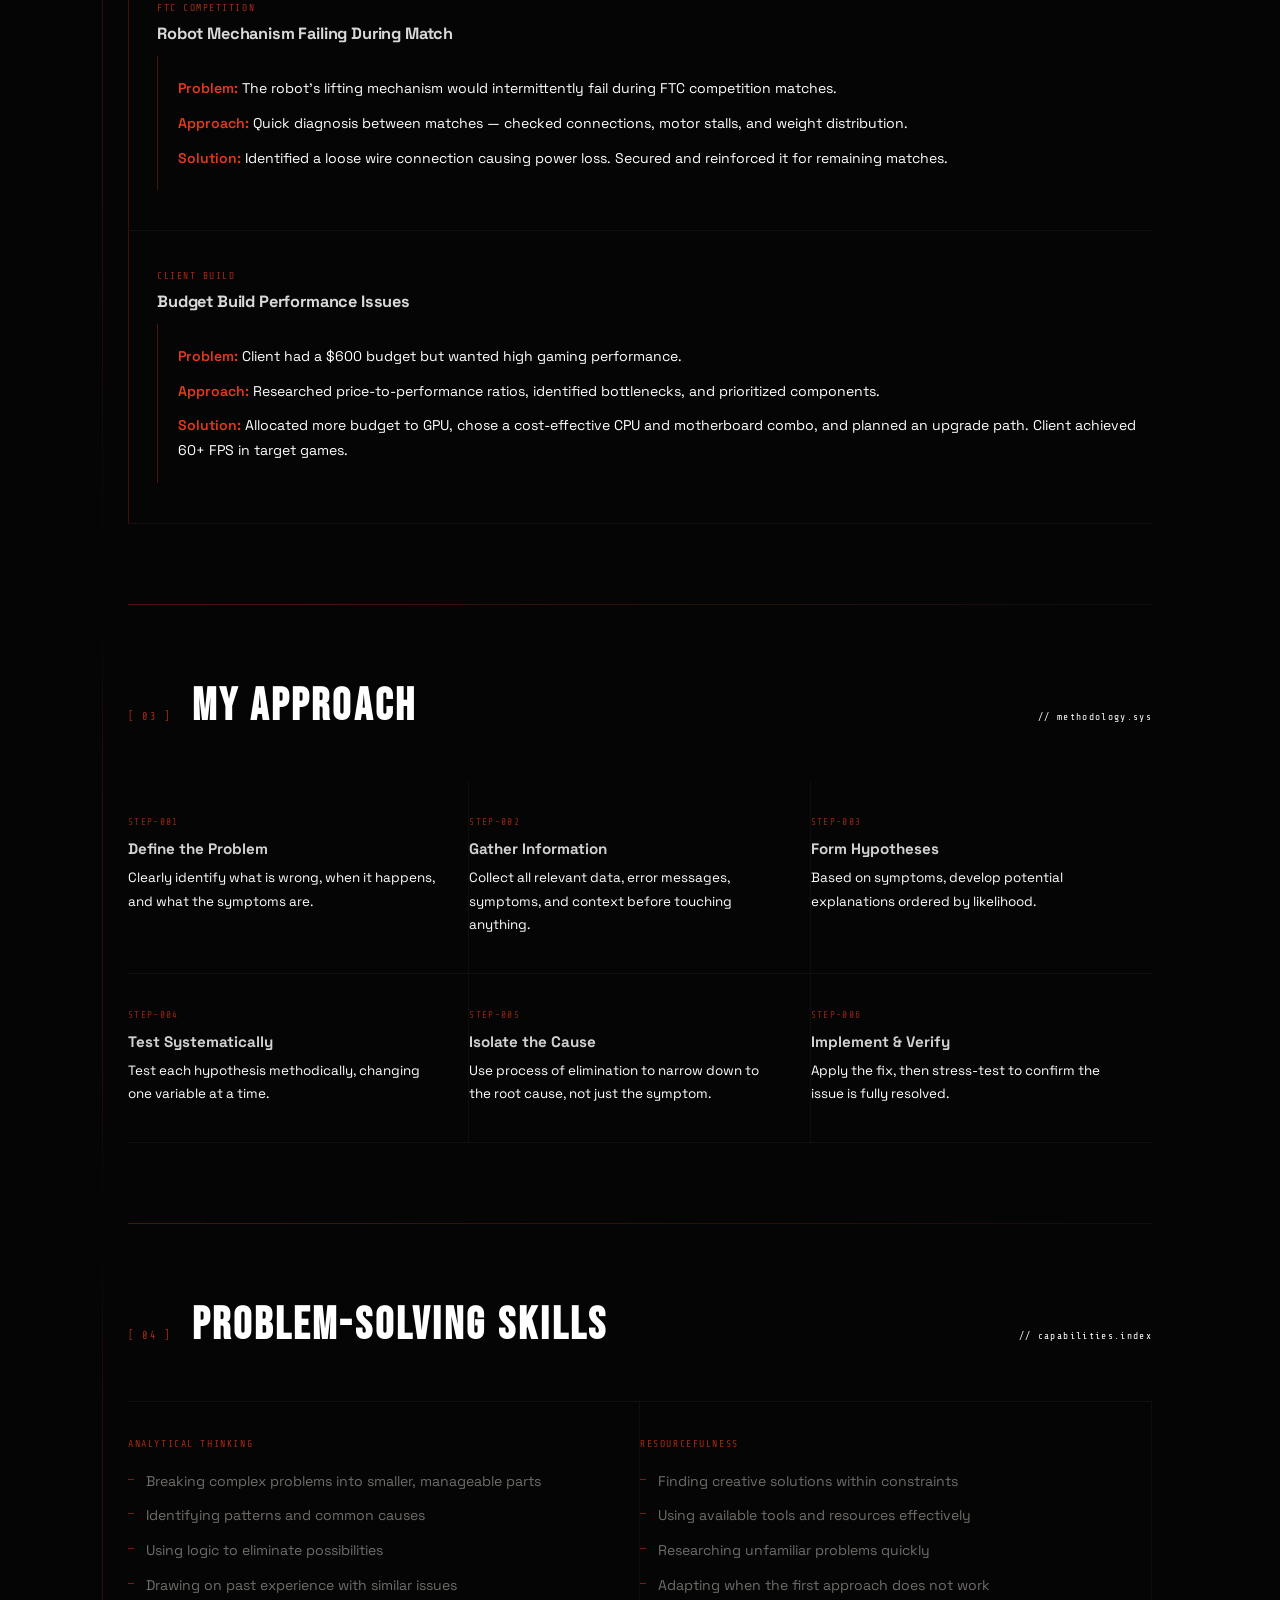
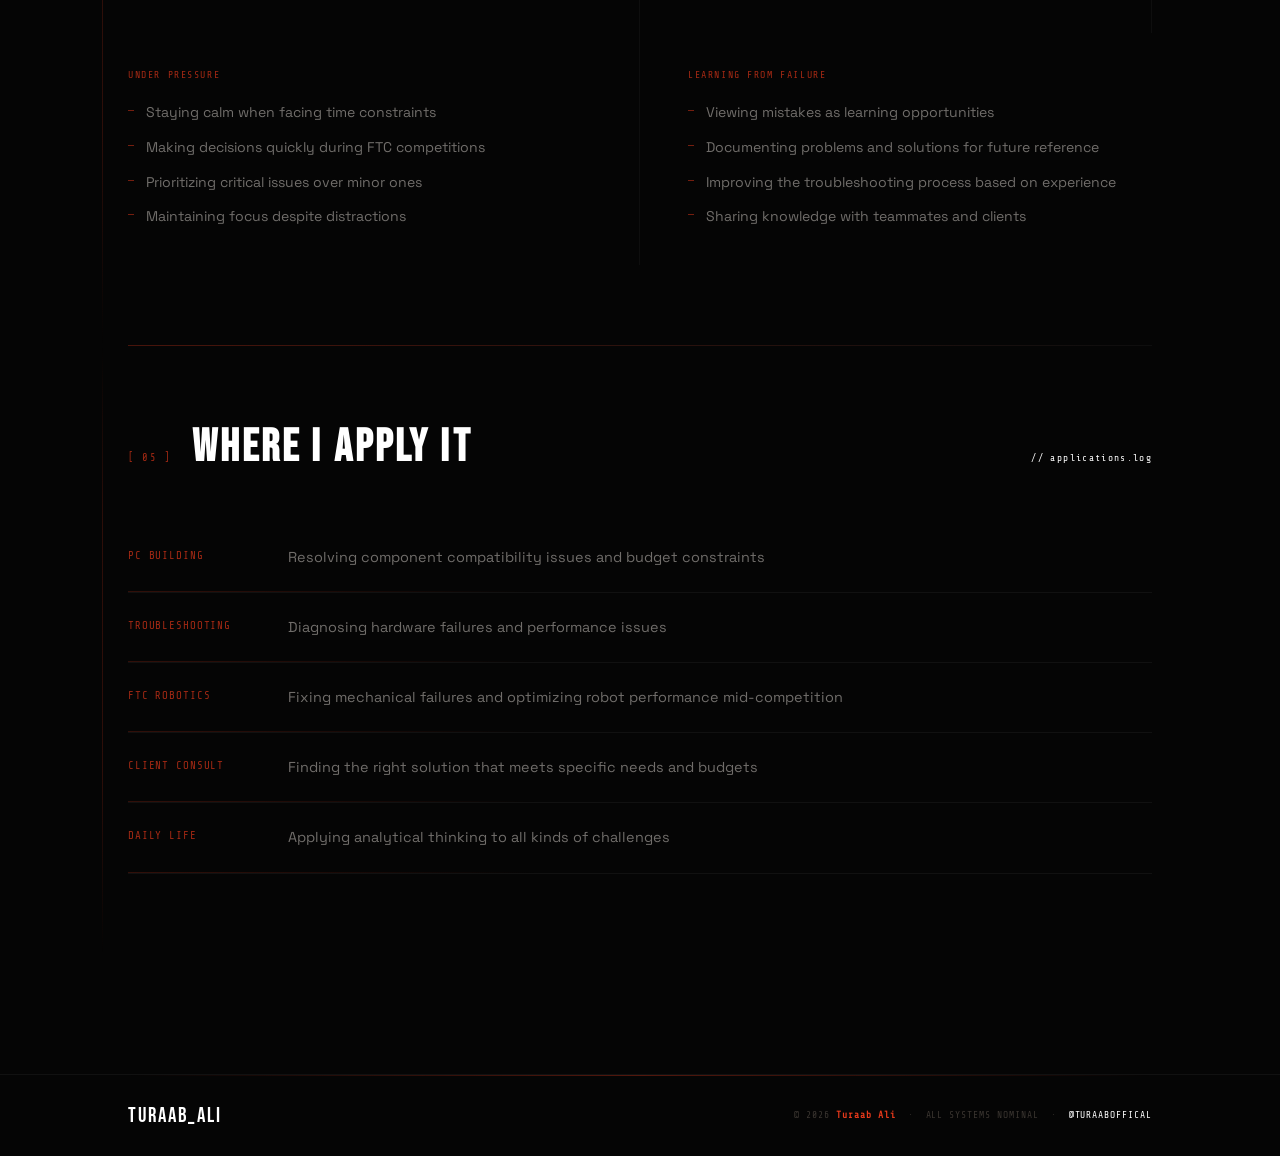
<file: problem-solving/index.html>
<!DOCTYPE html>
<html lang="en">
<head>
<meta charset="UTF-8">
<meta name="viewport" content="width=device-width, initial-scale=1.0">
<title>Problem Solving - Turaab Ali</title>
<link href="https://fonts.googleapis.com/css2?family=Share+Tech+Mono&family=Bebas+Neue&family=Space+Grotesk:wght@300;400;500;600;700&display=swap" rel="stylesheet">
<link rel="stylesheet" href="../styles.css">
<style>
/* ═══════════════ PROBLEM SOLVING PAGE SPECIFIC ═══════════════ */

/* ── PROBLEM EXAMPLE BOX ── */
.prob-ex {
  padding:20px 0 20px 20px;
  border-left:1px solid rgba(230,57,27,.3);
  display:flex; flex-direction:column; gap:10px;
}
.prob-ex p { font-size:.88em; line-height:1.75; color:var(--dim2); }
.prob-ex strong { color:var(--red); font-weight:600; }

/* ── APPROACH GRID ── */
.approach-grid { display:grid; grid-template-columns:repeat(3,1fr); gap:0; }
.ap-card {
  padding:36px 32px 36px 0;
  border-bottom:1px solid rgba(255,255,255,.05);
  border-right:1px solid rgba(255,255,255,.04);
  position:relative; opacity:0; transform:translateY(18px);
  transition:opacity .5s var(--ease-out), transform .5s var(--ease-out), padding-left .3s var(--ease-out);
}
.ap-card:nth-child(3n) { border-right:none; }
.ap-card::before {
  content:''; position:absolute; top:0; left:0; right:0; height:1px;
  background:var(--red); transform:scaleX(0); transform-origin:left;
  transition:transform .4s var(--ease-out);
}
.ap-card:hover { padding-left:10px; }
.ap-card:hover::before { transform:scaleX(1); }
.ap-card.vis { opacity:1; transform:none; }
.ap-num { font-family:var(--mono); font-size:.6em; color:var(--red); opacity:.6; letter-spacing:.14em; margin-bottom:12px; }
.ap-title { font-size:.95em; font-weight:700; color:rgba(255,255,255,.82); margin-bottom:8px; }
.ap-body { font-size:.84em; line-height:1.75; color:var(--dim2); }

/* ── SKILLS COLS ── */
.skills-cols { display:grid; grid-template-columns:repeat(2,1fr); gap:0; border-top:1px solid rgba(255,255,255,.05); }
.sk-col { padding:36px 48px 36px 0; border-right:1px solid rgba(255,255,255,.04); }
.sk-col:last-child { border-right:none; padding-left:48px; padding-right:0; }
.sk-col-label { font-family:var(--mono); font-size:.62em; color:var(--red); letter-spacing:.16em; text-transform:uppercase; margin-bottom:20px; opacity:.7; }
.sk-list { list-style:none; display:flex; flex-direction:column; gap:10px; }
.sk-list li { font-size:.88em; line-height:1.75; color:rgba(200,195,189,.55); padding-left:18px; position:relative; }
.sk-list li::before { content:''; position:absolute; left:0; top:10px; width:6px; height:1px; background:var(--red); opacity:.5; }

/* ── APPLICATIONS LIST ── */
.app-list { list-style:none; display:flex; flex-direction:column; }
.app-list li {
  display:grid; grid-template-columns:140px 1fr; gap:20px;
  padding:22px 0; border-bottom:1px solid rgba(255,255,255,.05);
  font-size:.9em; line-height:1.75; position:relative;
}
.app-list li::before {
  content:''; position:absolute; left:0; bottom:0; width:100%; height:1px;
  background:linear-gradient(90deg,rgba(230,57,27,.2),transparent 40%);
}
.app-key { font-family:var(--mono); font-size:.75em; color:var(--red); opacity:.7; letter-spacing:.08em; align-self:start; padding-top:2px; }
.app-val { color:rgba(200,195,189,.55); }

/* ── RESPONSIVE ── */
@media(max-width:1000px){
  .approach-grid { grid-template-columns:repeat(2,1fr); }
  .ap-card:nth-child(3n) { border-right:1px solid rgba(255,255,255,.04); }
  .ap-card:nth-child(2n) { border-right:none; }
}
@media(max-width:640px){
  .approach-grid { grid-template-columns:1fr; }
  .ap-card { border-right:none!important; padding-right:0; }
  .skills-cols { grid-template-columns:1fr; }
  .sk-col { border-right:none; padding-left:0; padding-right:0; }
  .app-list li { grid-template-columns:1fr; }
}

@media(prefers-reduced-motion:reduce){
  .ap-card { opacity:1!important; transform:none!important; }
  .ap-card:hover { padding-left:0; }
  .ap-card:hover::before { transform:none; }
}
</style>
</head>
<body>

<!-- atmosphere layers -->
<div id="globe-glow"></div>
<div id="grain"></div>
<canvas id="pcv"></canvas>

<!-- cursor -->
<div id="cur"></div>
<div id="cur-ring"></div>

<!-- nav -->
<nav>
  <div class="nav-logo">TURAAB_ALI <span>// v2.0</span></div>
  <div class="nav-links">
    <a href="/">Home</a>
    <a href="/pc-building/">PC Building</a>
    <a href="/problem-solving/">Problem Solving</a>
    <a href="/robotics/">Robotics</a>
    <a href="/technical/">Technical</a>
    <a href="/troubleshooting/">Troubleshooting</a>
    <a href="/photo-video/">Photography &amp; Videography</a>
    <a href="/customer-service/">Customer Service</a>
    <a href="/contact-me/">Contact Me</a>
  </div>
  <button class="nav-toggle" aria-label="Toggle navigation">
    <span></span><span></span><span></span>
  </button>
</nav>

<!-- page hero -->
<div class="page-hero">
  <div class="page-hero-bg">SOLVE</div>
  <div class="page-breadcrumb"><a href="/">Turaab Ali</a><span>/</span>Problem Solving</div>
  <h1 class="page-title">PROBLEM<br>SOLVING</h1>
  <p class="page-subtitle">// Methodical, calm, and analytical under pressure.</p>
</div>

<!-- main -->
<main>

  <!-- 01 ABOUT THIS SKILL -->
  <div class="sec">
    <div class="sec-hd">
      <span class="sec-num">[ 01 ]</span>
      <h2 class="sec-title">ABOUT THIS SKILL</h2>
      <span class="sec-slug">// overview.txt</span>
    </div>
    <p class="intro-text">Whether it is a PC that will not boot, a robot mechanism failing during competition, or finding the right components within a tight budget, I approach every challenge <strong>methodically</strong>. My problem-solving ability comes from combining technical knowledge with analytical thinking and staying calm under pressure.</p>
  </div>

  <div class="rule"></div>

  <!-- 02 REAL EXAMPLES -->
  <div class="sec">
    <div class="sec-hd">
      <span class="sec-num">[ 02 ]</span>
      <h2 class="sec-title">REAL EXAMPLES</h2>
      <span class="sec-slug">// case_log.index</span>
    </div>
    <div class="exp-list">
      <div class="exp-item">
        <div class="exp-tag">Personal Build</div>
        <div class="exp-title">PC Will Not Boot After Upgrade</div>
        <div class="prob-ex">
          <p><strong>Problem:</strong> A PC would not POST after installing a new graphics card.</p>
          <p><strong>Approach:</strong> Systematically tested each component, checked power connections, and verified PSU wattage.</p>
          <p><strong>Solution:</strong> Discovered the PSU was underpowered for the new GPU. Upgraded to an appropriate PSU and the system worked correctly.</p>
        </div>
      </div>
      <div class="exp-item">
        <div class="exp-tag">Family System</div>
        <div class="exp-title">Random System Crashes During Gaming</div>
        <div class="prob-ex">
          <p><strong>Problem:</strong> System would crash randomly during intensive games but work fine otherwise.</p>
          <p><strong>Approach:</strong> Monitored temperatures, ran stress tests, checked event logs, and tested RAM.</p>
          <p><strong>Solution:</strong> Found the CPU was overheating under load due to an improperly mounted cooler. Reseated with fresh thermal paste.</p>
        </div>
      </div>
      <div class="exp-item">
        <div class="exp-tag">FTC Competition</div>
        <div class="exp-title">Robot Mechanism Failing During Match</div>
        <div class="prob-ex">
          <p><strong>Problem:</strong> The robot's lifting mechanism would intermittently fail during FTC competition matches.</p>
          <p><strong>Approach:</strong> Quick diagnosis between matches — checked connections, motor stalls, and weight distribution.</p>
          <p><strong>Solution:</strong> Identified a loose wire connection causing power loss. Secured and reinforced it for remaining matches.</p>
        </div>
      </div>
      <div class="exp-item">
        <div class="exp-tag">Client Build</div>
        <div class="exp-title">Budget Build Performance Issues</div>
        <div class="prob-ex">
          <p><strong>Problem:</strong> Client had a $600 budget but wanted high gaming performance.</p>
          <p><strong>Approach:</strong> Researched price-to-performance ratios, identified bottlenecks, and prioritized components.</p>
          <p><strong>Solution:</strong> Allocated more budget to GPU, chose a cost-effective CPU and motherboard combo, and planned an upgrade path. Client achieved 60+ FPS in target games.</p>
        </div>
      </div>
    </div>
  </div>

  <div class="rule"></div>

  <!-- 03 MY APPROACH -->
  <div class="sec">
    <div class="sec-hd">
      <span class="sec-num">[ 03 ]</span>
      <h2 class="sec-title">MY APPROACH</h2>
      <span class="sec-slug">// methodology.sys</span>
    </div>
    <div class="approach-grid">
      <div class="ap-card"><div class="ap-num">STEP-001</div><div class="ap-title">Define the Problem</div><div class="ap-body">Clearly identify what is wrong, when it happens, and what the symptoms are.</div></div>
      <div class="ap-card"><div class="ap-num">STEP-002</div><div class="ap-title">Gather Information</div><div class="ap-body">Collect all relevant data, error messages, symptoms, and context before touching anything.</div></div>
      <div class="ap-card"><div class="ap-num">STEP-003</div><div class="ap-title">Form Hypotheses</div><div class="ap-body">Based on symptoms, develop potential explanations ordered by likelihood.</div></div>
      <div class="ap-card"><div class="ap-num">STEP-004</div><div class="ap-title">Test Systematically</div><div class="ap-body">Test each hypothesis methodically, changing one variable at a time.</div></div>
      <div class="ap-card"><div class="ap-num">STEP-005</div><div class="ap-title">Isolate the Cause</div><div class="ap-body">Use process of elimination to narrow down to the root cause, not just the symptom.</div></div>
      <div class="ap-card"><div class="ap-num">STEP-006</div><div class="ap-title">Implement &amp; Verify</div><div class="ap-body">Apply the fix, then stress-test to confirm the issue is fully resolved.</div></div>
    </div>
  </div>

  <div class="rule"></div>

  <!-- 04 PROBLEM-SOLVING SKILLS -->
  <div class="sec">
    <div class="sec-hd">
      <span class="sec-num">[ 04 ]</span>
      <h2 class="sec-title">PROBLEM-SOLVING SKILLS</h2>
      <span class="sec-slug">// capabilities.index</span>
    </div>
    <div class="skills-cols">
      <div class="sk-col">
        <div class="sk-col-label">Analytical Thinking</div>
        <ul class="sk-list">
          <li>Breaking complex problems into smaller, manageable parts</li>
          <li>Identifying patterns and common causes</li>
          <li>Using logic to eliminate possibilities</li>
          <li>Drawing on past experience with similar issues</li>
        </ul>
      </div>
      <div class="sk-col">
        <div class="sk-col-label">Resourcefulness</div>
        <ul class="sk-list">
          <li>Finding creative solutions within constraints</li>
          <li>Using available tools and resources effectively</li>
          <li>Researching unfamiliar problems quickly</li>
          <li>Adapting when the first approach does not work</li>
        </ul>
      </div>
      <div class="sk-col">
        <div class="sk-col-label">Under Pressure</div>
        <ul class="sk-list">
          <li>Staying calm when facing time constraints</li>
          <li>Making decisions quickly during FTC competitions</li>
          <li>Prioritizing critical issues over minor ones</li>
          <li>Maintaining focus despite distractions</li>
        </ul>
      </div>
      <div class="sk-col">
        <div class="sk-col-label">Learning from Failure</div>
        <ul class="sk-list">
          <li>Viewing mistakes as learning opportunities</li>
          <li>Documenting problems and solutions for future reference</li>
          <li>Improving the troubleshooting process based on experience</li>
          <li>Sharing knowledge with teammates and clients</li>
        </ul>
      </div>
    </div>
  </div>

  <div class="rule"></div>

  <!-- 05 WHERE I APPLY IT -->
  <div class="sec">
    <div class="sec-hd">
      <span class="sec-num">[ 05 ]</span>
      <h2 class="sec-title">WHERE I APPLY IT</h2>
      <span class="sec-slug">// applications.log</span>
    </div>
    <ul class="app-list">
      <li><span class="app-key">PC BUILDING</span><span class="app-val">Resolving component compatibility issues and budget constraints</span></li>
      <li><span class="app-key">TROUBLESHOOTING</span><span class="app-val">Diagnosing hardware failures and performance issues</span></li>
      <li><span class="app-key">FTC ROBOTICS</span><span class="app-val">Fixing mechanical failures and optimizing robot performance mid-competition</span></li>
      <li><span class="app-key">CLIENT CONSULT</span><span class="app-val">Finding the right solution that meets specific needs and budgets</span></li>
      <li><span class="app-key">DAILY LIFE</span><span class="app-val">Applying analytical thinking to all kinds of challenges</span></li>
    </ul>
  </div>

</main>

<!-- footer -->
<footer>
  <div class="foot-logo">TURAAB_ALI</div>
  <div class="foot-copy">&copy; 2026 <b>Turaab Ali</b> &nbsp;·&nbsp; ALL SYSTEMS NOMINAL &nbsp;·&nbsp; <a href="https://www.instagram.com/turaaboffical/" target="_blank">@TURAABOFFICAL</a></div>
</footer>

<script src="../script.js"></script>
</body>
</html>
</file>
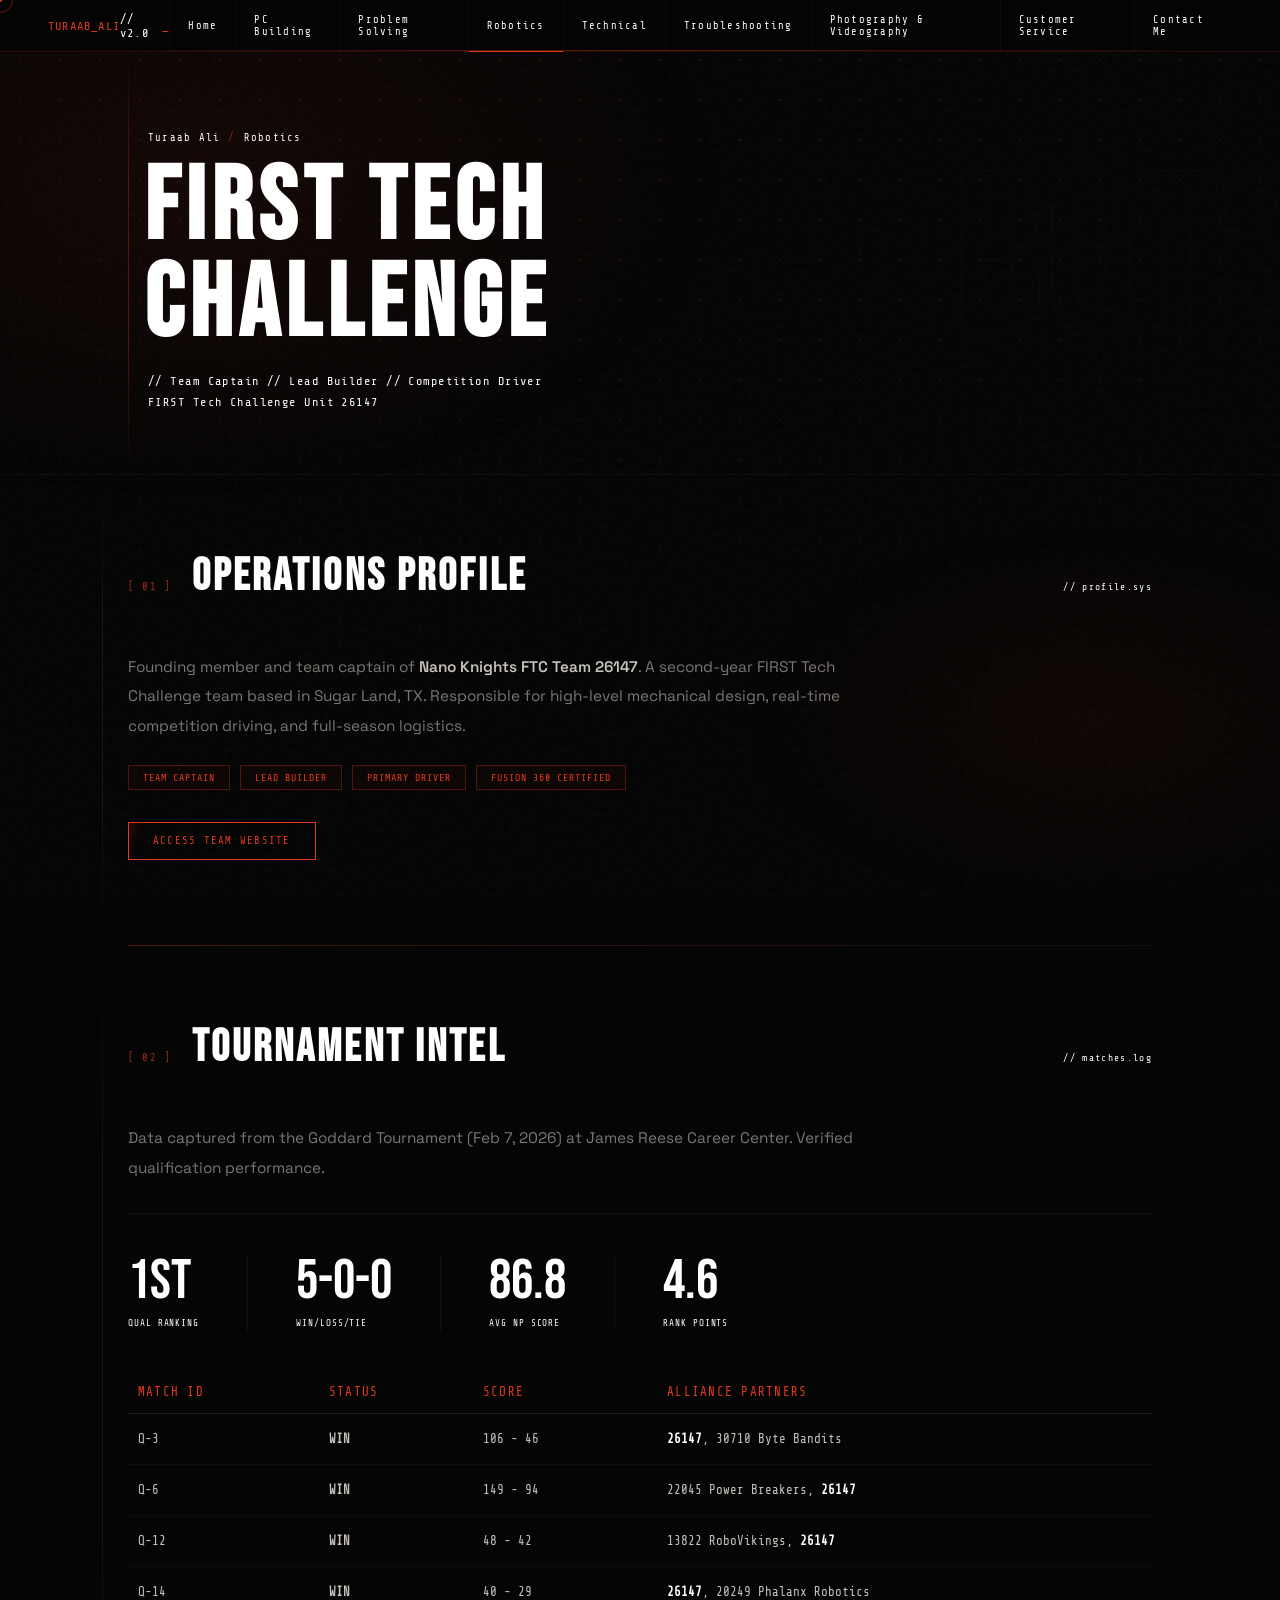
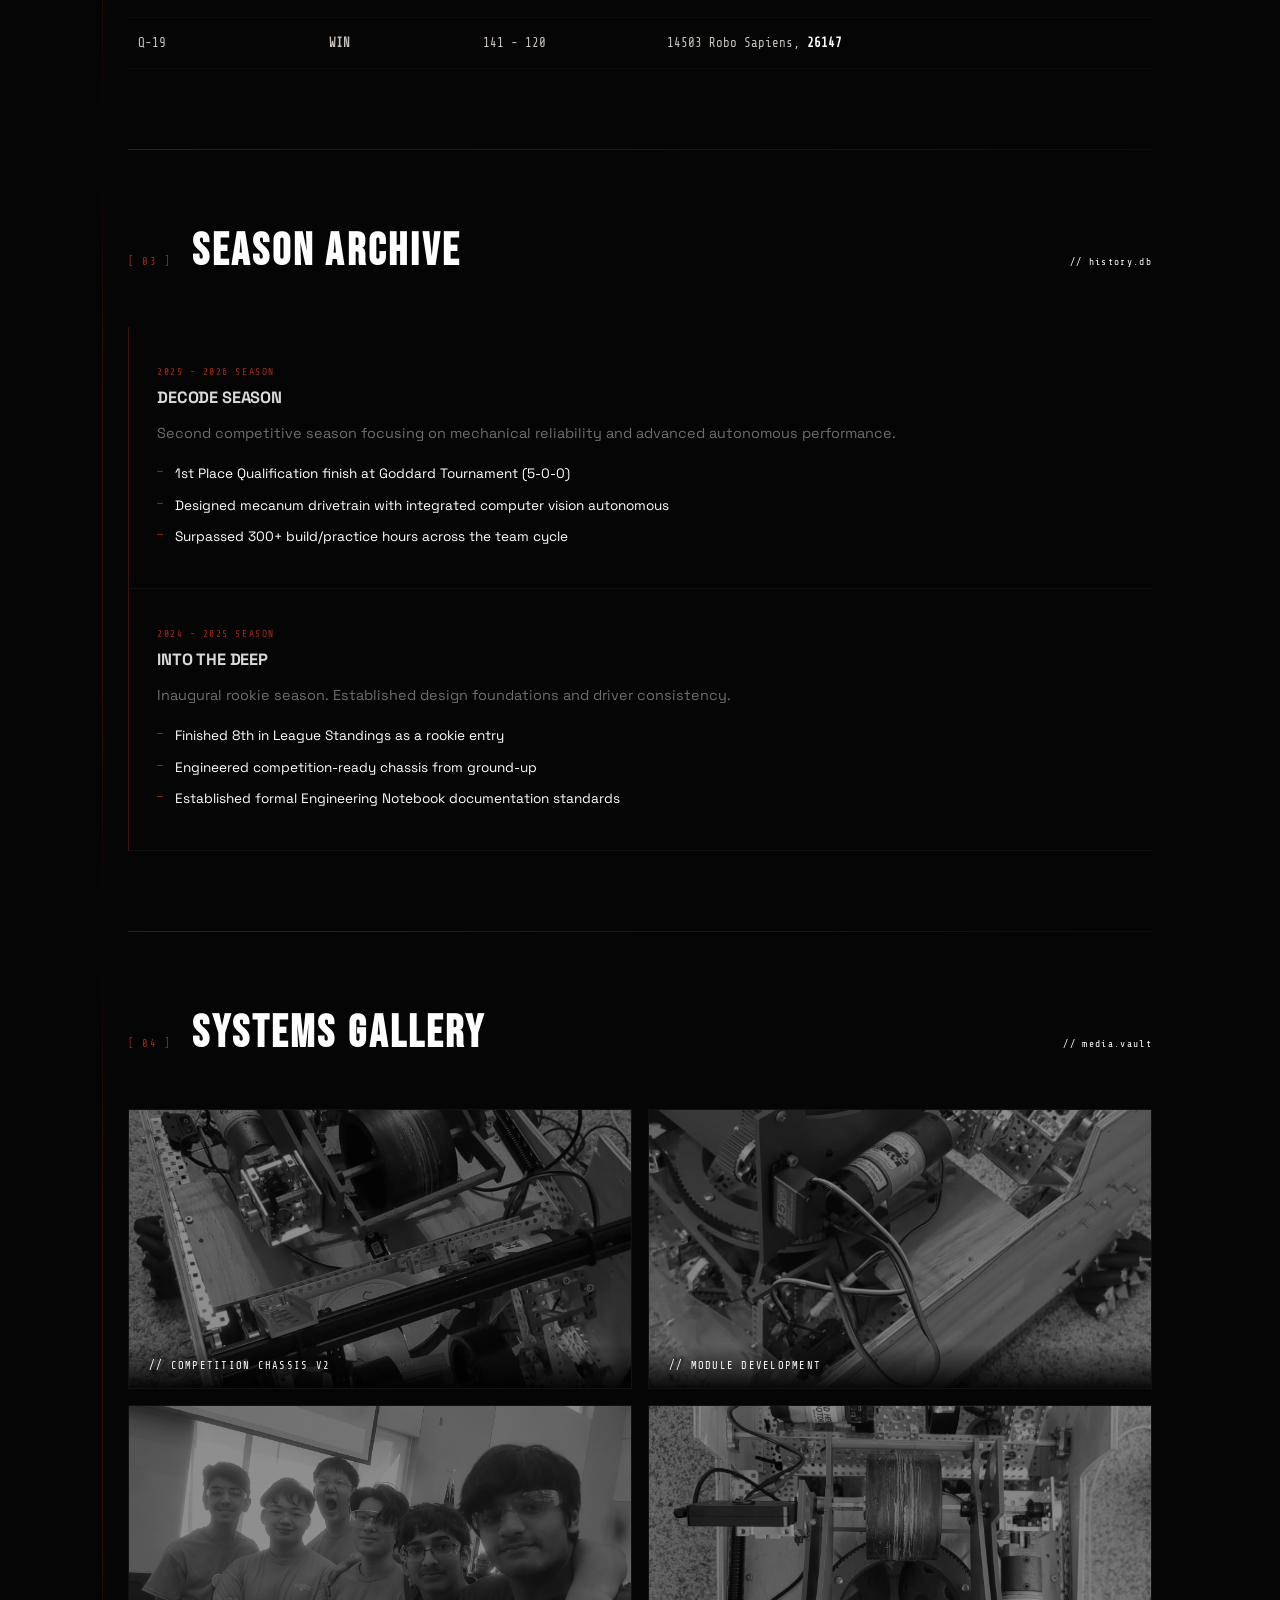
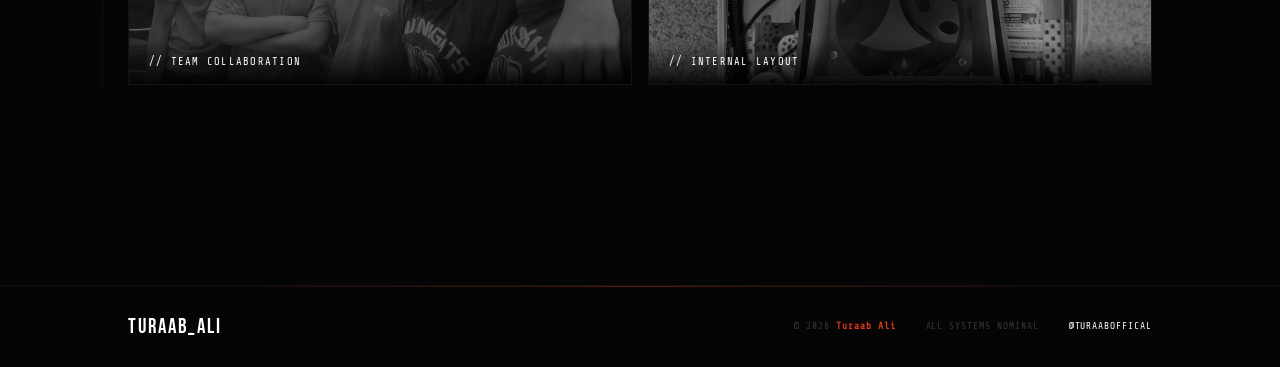
<file: robotics/index.html>
<!DOCTYPE html>
<html lang="en">
<head>
<meta charset="UTF-8">
<meta name="viewport" content="width=device-width, initial-scale=1.0">
<title>Robotics - Turaab Ali</title>
<link href="https://fonts.googleapis.com/css2?family=Share+Tech+Mono&family=Bebas+Neue&family=Space+Grotesk:wght@300;400;500;600;700&display=swap" rel="stylesheet">
<link rel="stylesheet" href="../styles.css">
<style>
/* ═══════════════ ROBOTICS PAGE SPECIFIC ═══════════════ */

/* ── BADGES & ACTIONS ── */
.role-badges { display:flex; gap:10px; flex-wrap:wrap; margin:24px 0 32px; }
.badge {
  font-family:var(--mono); font-size:.62em; padding:6px 14px;
  border:1px solid rgba(230,57,27,.3); color:var(--red);
  text-transform:uppercase; letter-spacing:.1em; background:rgba(230,57,27,.03);
  transition: border-color .25s var(--ease-out), background .25s var(--ease-out);
}
.badge:hover { border-color:var(--red); background:rgba(230,57,27,.06); }
.action-btn {
  font-family:var(--mono); font-size:.65em; color:var(--red);
  letter-spacing:.12em; text-decoration:none; border:1px solid var(--red);
  padding:12px 24px; display:inline-block; transition:all .35s var(--ease-out);
}
.action-btn:hover { background:var(--red); color:#fff; }

/* ── STATS ROW ── */
.stats-row {
  display:flex; gap:0; border-top:1px solid rgba(255,255,255,.05);
  padding-top:40px; margin-top:30px; margin-bottom:40px;
}
.h-st { padding-right:48px; border-right:1px solid rgba(255,255,255,.05); margin-right:48px; }
.h-st:last-child { border-right:none; padding-right:0; margin-right:0; }
.h-st-n { font-family:var(--disp); font-size:3.5em; color:#fff; line-height:1; display:block; }
.h-st-l { font-family:var(--mono); font-size:.58em; color:var(--dim2); text-transform:uppercase; margin-top:6px; letter-spacing:.1em; }

/* ── MATCH TABLE ── */
.match-table { width:100%; border-collapse:collapse; font-family:var(--mono); font-size:.78em; margin-top:20px; }
.match-table th { text-align:left; color:var(--red); padding:14px 10px; border-bottom:1px solid rgba(255,255,255,.1); font-weight:400; text-transform:uppercase; letter-spacing:.1em; }
.match-table td { padding:18px 10px; border-bottom:1px solid rgba(255,255,255,.03); color:var(--text); }
.win { color:var(--green); font-weight:bold; }
.team-highlight { color:#fff; font-weight:600; }

/* ── IMAGE GALLERY ── */
.image-gallery { display:grid; grid-template-columns:repeat(2,1fr); gap:16px; margin-top:20px; }
.image-card {
  position:relative; overflow:hidden; background:var(--black); height:280px;
  border:1px solid rgba(255,255,255,.05); text-decoration:none;
}
.image-card img { width:100%; height:100%; object-fit:cover; opacity:.55; transition:all .5s var(--ease-out); filter:grayscale(1); }
.image-card:hover img { opacity:.95; filter:grayscale(0); transform:scale(1.04); }
.image-card .caption {
  position:absolute; bottom:0; left:0; width:100%; padding:16px 20px;
  background:linear-gradient(transparent, rgba(0,0,0,.9)); font-family:var(--mono); font-size:.65em; color:#fff;
  letter-spacing:.12em;
}

/* ── RESPONSIVE ── */
@media(max-width:1000px){
  .stats-row { flex-wrap:wrap; gap:20px; }
  .h-st { border-right:none; margin-right:0; padding-right:0; min-width:40%; }
}
@media(max-width:640px){
  .image-gallery { grid-template-columns:1fr; }
}

@media(prefers-reduced-motion:reduce){
  .action-btn:hover { transform:none; }
  .badge:hover { border-color:rgba(230,57,27,.3); background:rgba(230,57,27,.03); }
  .image-card:hover img { transform:none; }
}
</style>
</head>
<body>

<!-- atmosphere layers -->
<div id="globe-glow"></div>
<div id="grain"></div>
<canvas id="pcv"></canvas>

<!-- cursor -->
<div id="cur"></div>
<div id="cur-ring"></div>

<!-- nav -->
<nav>
  <div class="nav-logo">TURAAB_ALI <span>// v2.0</span></div>
  <div class="nav-links">
    <a href="/">Home</a>
    <a href="/pc-building/">PC Building</a>
    <a href="/problem-solving/">Problem Solving</a>
    <a href="/robotics/">Robotics</a>
    <a href="/technical/">Technical</a>
    <a href="/troubleshooting/">Troubleshooting</a>
    <a href="/photo-video/">Photography &amp; Videography</a>
    <a href="/customer-service/">Customer Service</a>
    <a href="/contact-me/">Contact Me</a>
  </div>
  <button class="nav-toggle" aria-label="Toggle navigation">
    <span></span><span></span><span></span>
  </button>
</nav>

<!-- page hero -->
<div class="page-hero">
  <div class="page-hero-bg">BOTS</div>
  <div class="page-breadcrumb"><a href="/">Turaab Ali</a><span>/</span>Robotics</div>
  <h1 class="page-title">FIRST TECH<br>CHALLENGE</h1>
  <p class="page-subtitle">// Team Captain // Lead Builder // Competition Driver<br>FIRST Tech Challenge Unit 26147</p>
</div>

<!-- main -->
<main>

  <!-- 01 OPERATIONS PROFILE -->
  <div class="sec" id="operations">
    <div class="sec-hd">
      <span class="sec-num">[ 01 ]</span>
      <h2 class="sec-title">OPERATIONS PROFILE</h2>
      <span class="sec-slug">// profile.sys</span>
    </div>
    <p class="intro-text">Founding member and team captain of <strong>Nano Knights FTC Team 26147</strong>. A second-year FIRST Tech Challenge team based in Sugar Land, TX. Responsible for high-level mechanical design, real-time competition driving, and full-season logistics.</p>
    <div class="role-badges">
      <span class="badge">Team Captain</span>
      <span class="badge">Lead Builder</span>
      <span class="badge">Primary Driver</span>
      <span class="badge">Fusion 360 Certified</span>
    </div>
    <a href="https://nanoknightsftc.com/" target="_blank" class="action-btn">ACCESS TEAM WEBSITE</a>
  </div>

  <div class="rule"></div>

  <!-- 02 TOURNAMENT INTEL -->
  <div class="sec" id="intel">
    <div class="sec-hd">
      <span class="sec-num">[ 02 ]</span>
      <h2 class="sec-title">TOURNAMENT INTEL</h2>
      <span class="sec-slug">// matches.log</span>
    </div>
    <p class="intro-text">Data captured from the Goddard Tournament (Feb 7, 2026) at James Reese Career Center. Verified qualification performance.</p>
    <div class="stats-row">
      <div class="h-st"><span class="h-st-n">1st</span><span class="h-st-l">QUAL RANKING</span></div>
      <div class="h-st"><span class="h-st-n">5-0-0</span><span class="h-st-l">WIN/LOSS/TIE</span></div>
      <div class="h-st"><span class="h-st-n">86.8</span><span class="h-st-l">AVG NP SCORE</span></div>
      <div class="h-st"><span class="h-st-n">4.6</span><span class="h-st-l">RANK POINTS</span></div>
    </div>
    <table class="match-table">
      <thead><tr><th>MATCH ID</th><th>STATUS</th><th>SCORE</th><th>ALLIANCE PARTNERS</th></tr></thead>
      <tbody>
        <tr><td>Q-3</td><td class="win">WIN</td><td>106 - 46</td><td><span class="team-highlight">26147</span>, 30710 Byte Bandits</td></tr>
        <tr><td>Q-6</td><td class="win">WIN</td><td>149 - 94</td><td>22045 Power Breakers, <span class="team-highlight">26147</span></td></tr>
        <tr><td>Q-12</td><td class="win">WIN</td><td>48 - 42</td><td>13822 RoboVikings, <span class="team-highlight">26147</span></td></tr>
        <tr><td>Q-14</td><td class="win">WIN</td><td>40 - 29</td><td><span class="team-highlight">26147</span>, 20249 Phalanx Robotics</td></tr>
        <tr><td>Q-19</td><td class="win">WIN</td><td>141 - 120</td><td>14503 Robo Sapiens, <span class="team-highlight">26147</span></td></tr>
      </tbody>
    </table>
  </div>

  <div class="rule"></div>

  <!-- 03 SEASON ARCHIVE -->
  <div class="sec" id="archive">
    <div class="sec-hd">
      <span class="sec-num">[ 03 ]</span>
      <h2 class="sec-title">SEASON ARCHIVE</h2>
      <span class="sec-slug">// history.db</span>
    </div>
    <div class="exp-list">
      <div class="exp-item">
        <div class="exp-tag">2025 - 2026 Season</div>
        <div class="exp-title">DECODE SEASON</div>
        <p class="exp-body">Second competitive season focusing on mechanical reliability and advanced autonomous performance.</p>
        <ul class="exp-list-inner">
          <li>1st Place Qualification finish at Goddard Tournament (5-0-0)</li>
          <li>Designed mecanum drivetrain with integrated computer vision autonomous</li>
          <li>Surpassed 300+ build/practice hours across the team cycle</li>
        </ul>
      </div>
      <div class="exp-item">
        <div class="exp-tag">2024 - 2025 Season</div>
        <div class="exp-title">INTO THE DEEP</div>
        <p class="exp-body">Inaugural rookie season. Established design foundations and driver consistency.</p>
        <ul class="exp-list-inner">
          <li>Finished 8th in League Standings as a rookie entry</li>
          <li>Engineered competition-ready chassis from ground-up</li>
          <li>Established formal Engineering Notebook documentation standards</li>
        </ul>
      </div>
    </div>
  </div>

  <div class="rule"></div>

  <!-- 04 SYSTEMS GALLERY -->
  <div class="sec" id="gallery">
    <div class="sec-hd">
      <span class="sec-num">[ 04 ]</span>
      <h2 class="sec-title">SYSTEMS GALLERY</h2>
      <span class="sec-slug">// media.vault</span>
    </div>
    <div class="image-gallery">
      <a href="#" class="image-card"><img src="Robot .jpeg" alt="Robot"><div class="caption">// COMPETITION CHASSIS V2</div></a>
      <a href="#" class="image-card"><img src="shooter.jpeg" alt="Shooter"><div class="caption">// MODULE DEVELOPMENT</div></a>
      <a href="#" class="image-card"><img src="teams.jpeg" alt="Team"><div class="caption">// TEAM COLLABORATION</div></a>
      <a href="#" class="image-card"><img src="topdown.jpeg" alt="Top Down"><div class="caption">// INTERNAL LAYOUT</div></a>
    </div>
  </div>

</main>

<!-- footer -->
<footer>
  <div class="foot-logo">TURAAB_ALI</div>
  <div class="foot-copy">&copy; 2026 <b>Turaab Ali</b> &nbsp;·&nbsp; ALL SYSTEMS NOMINAL &nbsp;·&nbsp; <a href="https://www.instagram.com/turaaboffical/" target="_blank">@TURAABOFFICAL</a></div>
</footer>

<script src="../script.js"></script>
</body>
</html>
</file>
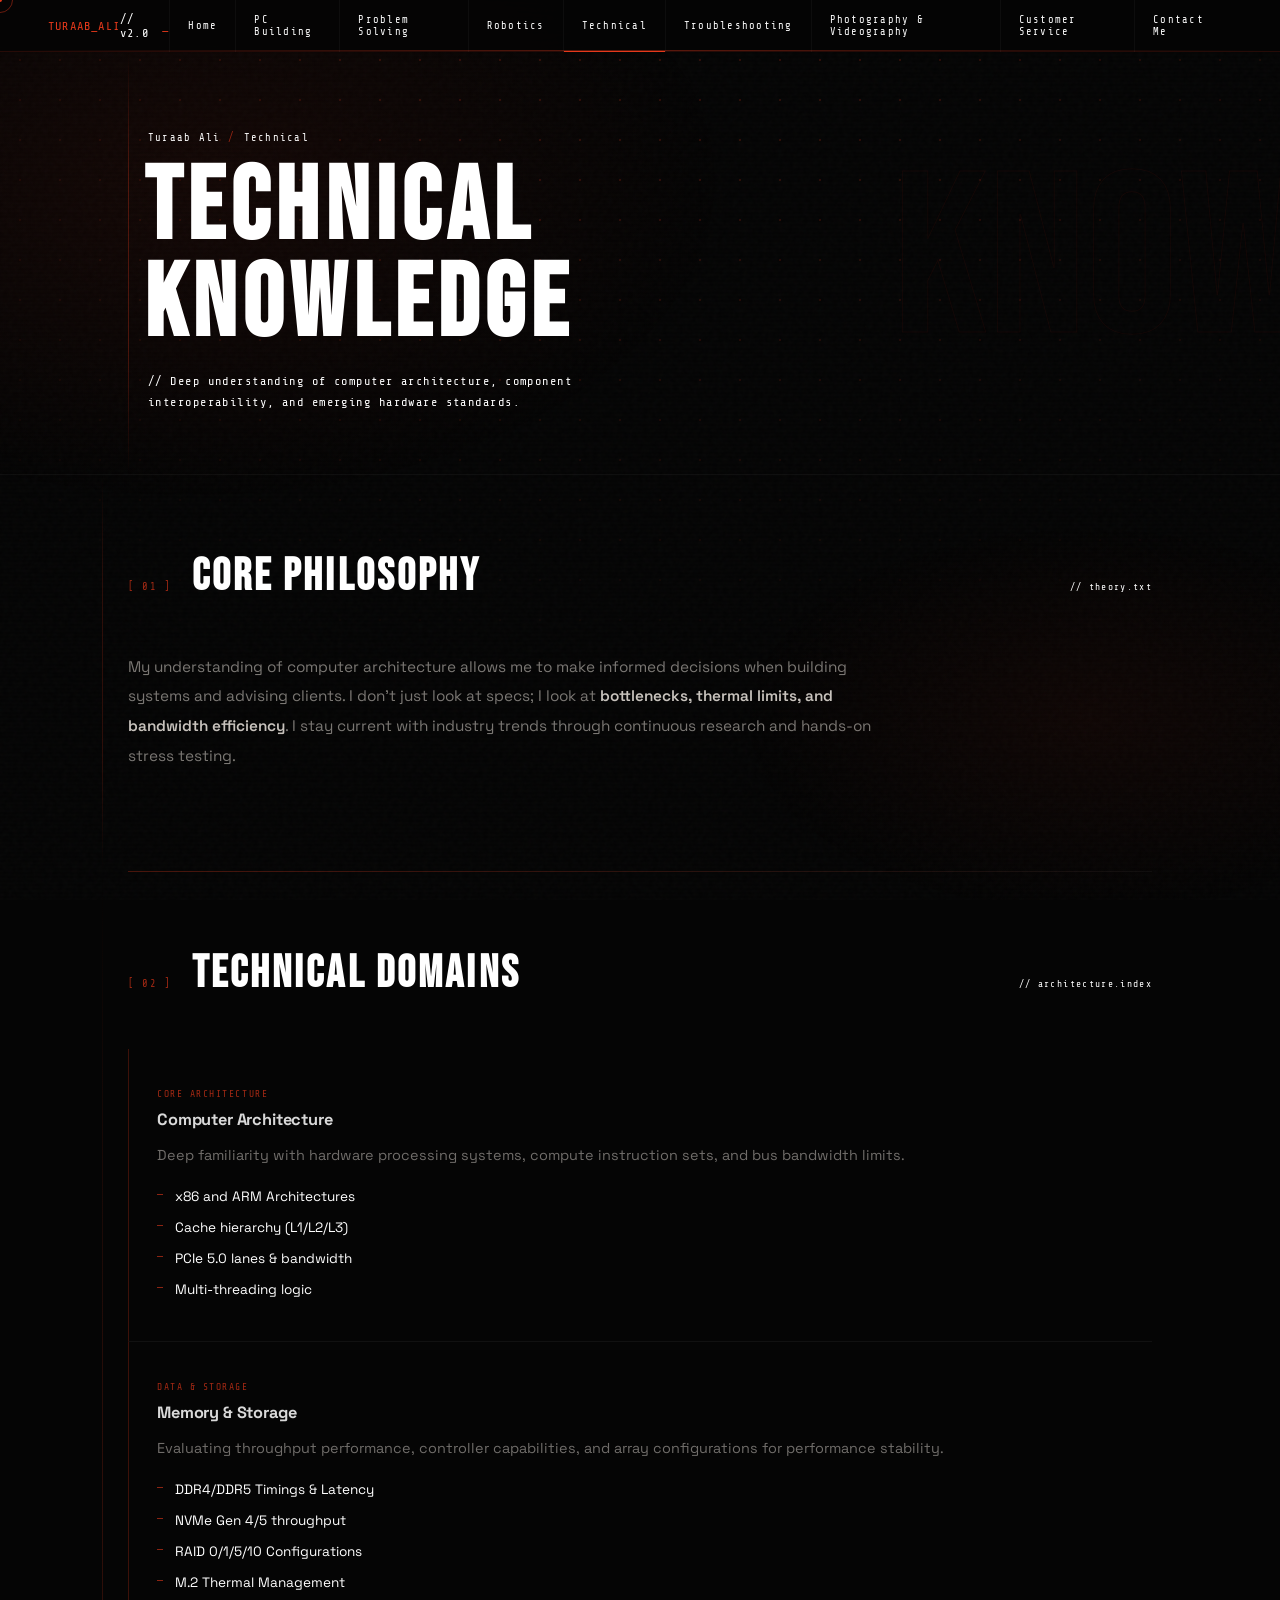
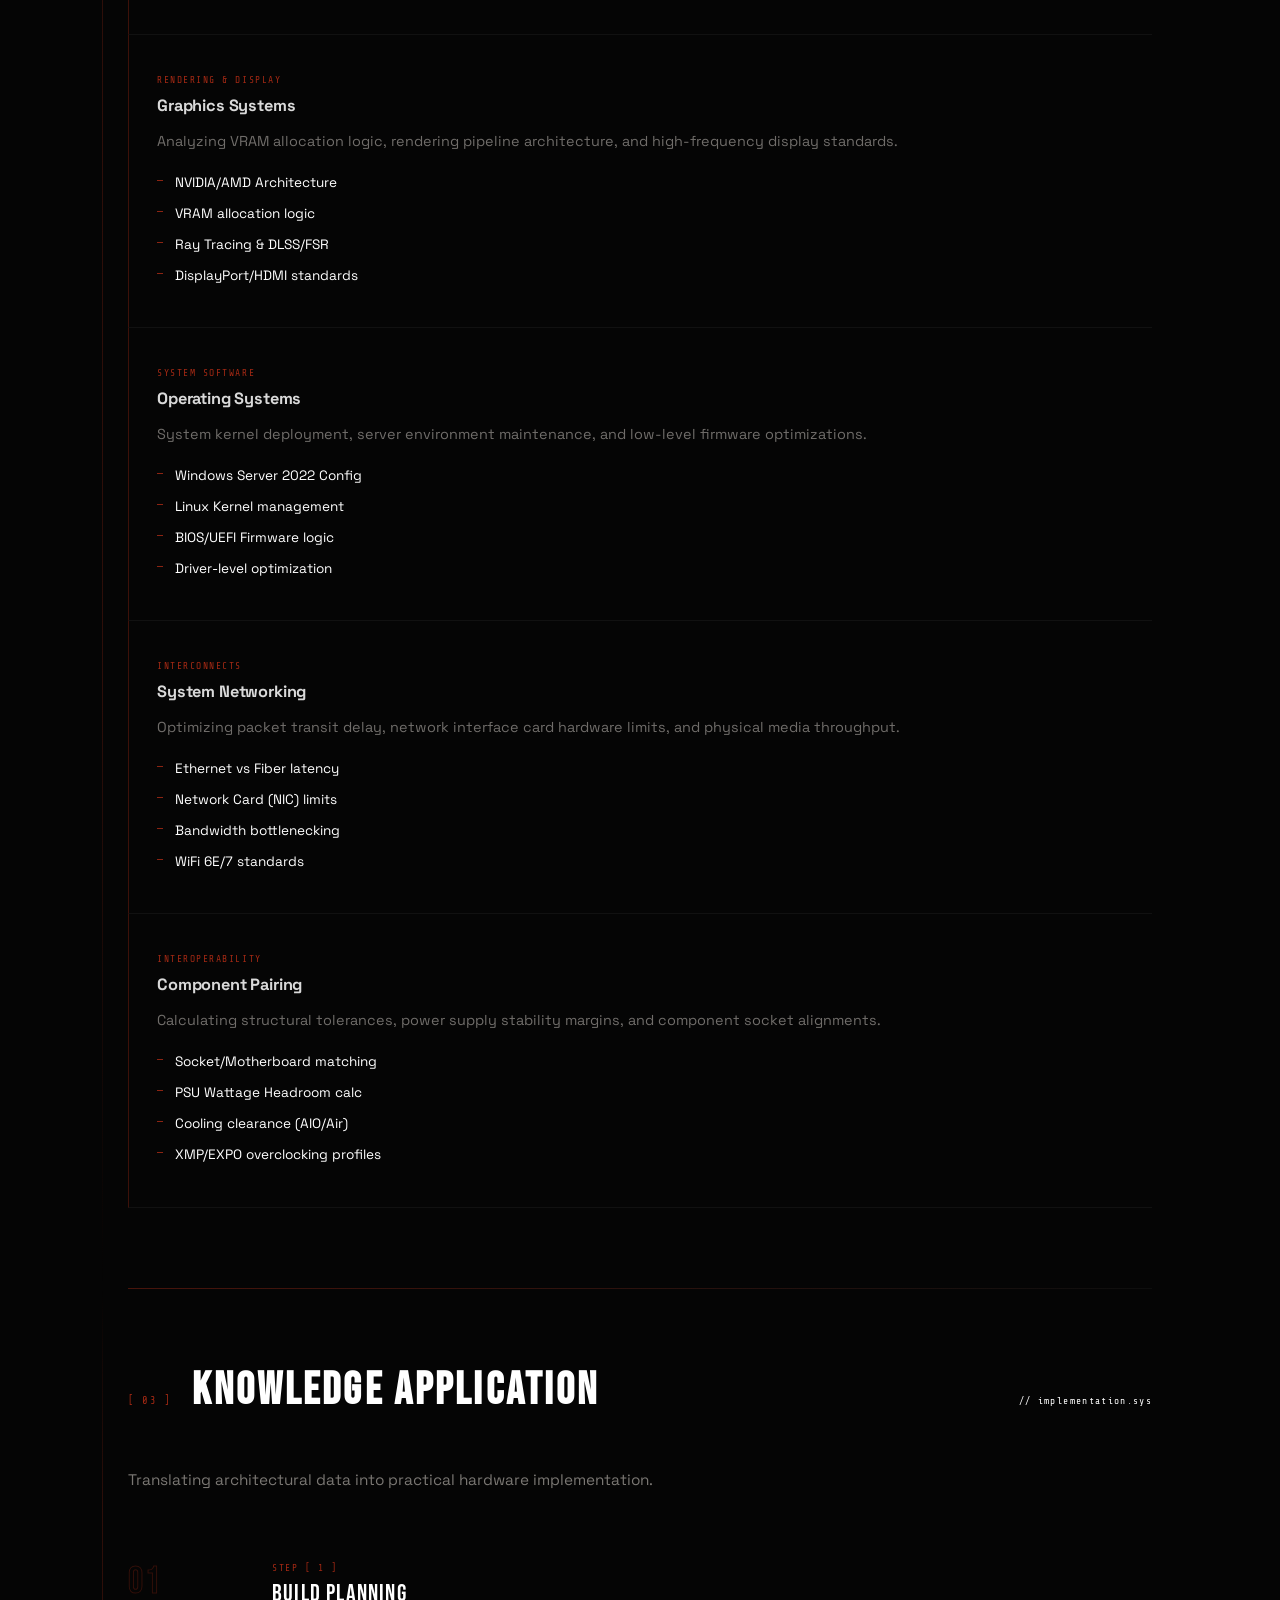
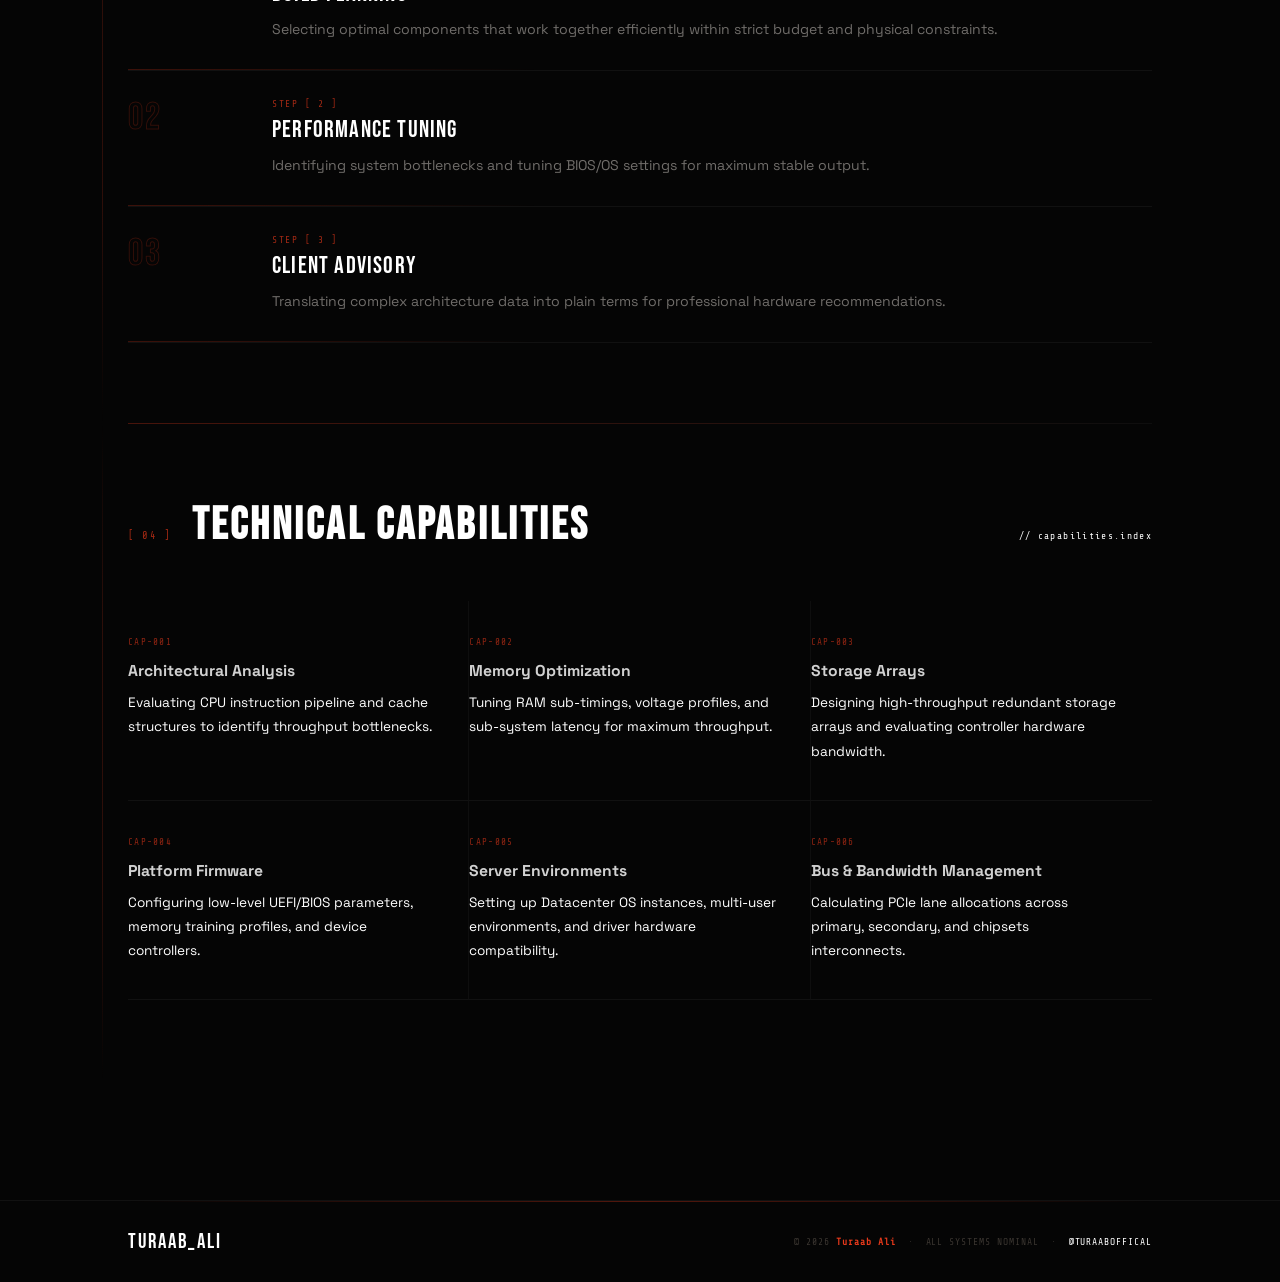
<file: technical/index.html>
<!DOCTYPE html>
<html lang="en">
<head>
<meta charset="UTF-8">
<meta name="viewport" content="width=device-width, initial-scale=1.0">
<title>Technical Knowledge - Turaab Ali</title>
<link href="https://fonts.googleapis.com/css2?family=Share+Tech+Mono&family=Bebas+Neue&family=Space+Grotesk:wght@300;400;500;600;700&display=swap" rel="stylesheet">
<link rel="stylesheet" href="../styles.css">
<style>
/* ═══════════════ TECHNICAL PAGE SPECIFIC ═══════════════ */

/* ── PROCESS LIST ── */
.proc-list { list-style:none; display:flex; flex-direction:column; gap:0; }
.proc-list li {
  display:grid; grid-template-columns:120px 1fr; gap:24px;
  padding:28px 0; border-bottom:1px solid rgba(255,255,255,.05);
  position:relative;
}
.proc-list li::before {
  content:''; position:absolute; left:0; bottom:0; width:100%; height:1px;
  background:linear-gradient(90deg,rgba(230,57,27,.25),transparent 40%);
}
.proc-num {
  font-family:var(--disp); font-size:2.4em;
  color:transparent; -webkit-text-stroke:1px rgba(230,57,27,.2);
  line-height:1; letter-spacing:.05em; align-self:start;
}
.proc-label {
  font-family:var(--mono); font-size:.6em;
  color:var(--red); letter-spacing:.16em; text-transform:uppercase;
  margin-bottom:6px; opacity:.7;
}
.proc-title {
  font-family:var(--disp); font-size:1.5em;
  color:#fff; letter-spacing:.05em; margin-bottom:8px;
}
.proc-body { font-size:.88em; line-height:1.85; color:rgba(200,195,189,.55); }

/* ── SKILLS OPEN GRID ── */
.skills-open { display:grid; grid-template-columns:repeat(3,1fr); gap:0; }
.sk-o {
  padding:36px 32px 36px 0;
  border-bottom:1px solid rgba(255,255,255,.05);
  border-right:1px solid rgba(255,255,255,.04);
  position:relative;
  opacity:0; transform:translateY(18px);
  transition:opacity .5s var(--ease-out), transform .5s var(--ease-out), padding-left .3s var(--ease-out);
}
.sk-o:nth-child(3n) { border-right:none; }
.sk-o::before {
  content:''; position:absolute; top:0; left:0; right:0; height:1px;
  background:var(--red); transform:scaleX(0); transform-origin:left;
  transition:transform .4s var(--ease-out);
}
.sk-o:hover { padding-left:10px; }
.sk-o:hover::before { transform:scaleX(1); }
.sk-o.vis { opacity:1; transform:none; }
.sk-o-num  { font-family:var(--mono); font-size:.58em; color:var(--red); opacity:.6; letter-spacing:.14em; margin-bottom:14px; }
.sk-o-title{ font-size:.98em; font-weight:700; color:rgba(255,255,255,.82); margin-bottom:10px; }
.sk-o-body { font-size:.85em; line-height:1.78; color:var(--dim2); }

/* ── RESPONSIVE ── */
@media(max-width:1000px){
  .skills-open { grid-template-columns:repeat(2,1fr); }
  .sk-o:nth-child(3n) { border-right:1px solid rgba(255,255,255,.04); }
  .sk-o:nth-child(2n) { border-right:none; }
  .proc-list li { grid-template-columns:60px 1fr; }
}
@media(max-width:640px){
  .skills-open { grid-template-columns:1fr; }
  .sk-o { border-right:none !important; padding-right:0; }
  .proc-list li { grid-template-columns:1fr; }
  .proc-num { font-size:2em; }
}

@media(prefers-reduced-motion:reduce){
  .sk-o { opacity:1!important; transform:none!important; }
  .sk-o:hover { padding-left:0; }
  .sk-o:hover::before { transform:none; }
}
</style>
</head>
<body>

<!-- atmosphere layers -->
<div id="globe-glow"></div>
<div id="grain"></div>
<canvas id="pcv"></canvas>

<!-- cursor -->
<div id="cur"></div>
<div id="cur-ring"></div>

<!-- nav -->
<nav>
  <div class="nav-logo">TURAAB_ALI <span>// v2.0</span></div>
  <div class="nav-links">
    <a href="/">Home</a>
    <a href="/pc-building/">PC Building</a>
    <a href="/problem-solving/">Problem Solving</a>
    <a href="/robotics/">Robotics</a>
    <a href="/technical/">Technical</a>
    <a href="/troubleshooting/">Troubleshooting</a>
    <a href="/photo-video/">Photography &amp; Videography</a>
    <a href="/customer-service/">Customer Service</a>
    <a href="/contact-me/">Contact Me</a>
  </div>
  <button class="nav-toggle" aria-label="Toggle navigation">
    <span></span><span></span><span></span>
  </button>
</nav>

<!-- page hero -->
<div class="page-hero">
  <div class="page-hero-bg">KNOW</div>
  <div class="page-breadcrumb"><a href="/">Turaab Ali</a><span>/</span>Technical</div>
  <h1 class="page-title">TECHNICAL<br>KNOWLEDGE</h1>
  <p class="page-subtitle">// Deep understanding of computer architecture, component<br>interoperability, and emerging hardware standards.</p>
</div>

<!-- main -->
<main>

  <!-- 01 CORE PHILOSOPHY -->
  <div class="sec" id="about">
    <div class="sec-hd">
      <span class="sec-num">[ 01 ]</span>
      <h2 class="sec-title">CORE PHILOSOPHY</h2>
      <span class="sec-slug">// theory.txt</span>
    </div>
    <p class="intro-text">My understanding of computer architecture allows me to make informed decisions when building systems and advising clients. I don't just look at specs; I look at <strong>bottlenecks, thermal limits, and bandwidth efficiency</strong>. I stay current with industry trends through continuous research and hands-on stress testing.</p>
  </div>

  <div class="rule"></div>

  <!-- 02 TECHNICAL DOMAINS -->
  <div class="sec" id="knowledge">
    <div class="sec-hd">
      <span class="sec-num">[ 02 ]</span>
      <h2 class="sec-title">TECHNICAL DOMAINS</h2>
      <span class="sec-slug">// architecture.index</span>
    </div>
    <div class="exp-list">
      <div class="exp-item">
        <div class="exp-tag">Core Architecture</div>
        <div class="exp-title">Computer Architecture</div>
        <p class="exp-body">Deep familiarity with hardware processing systems, compute instruction sets, and bus bandwidth limits.</p>
        <ul class="exp-list-inner">
          <li>x86 and ARM Architectures</li>
          <li>Cache hierarchy (L1/L2/L3)</li>
          <li>PCIe 5.0 lanes &amp; bandwidth</li>
          <li>Multi-threading logic</li>
        </ul>
      </div>
      <div class="exp-item">
        <div class="exp-tag">Data &amp; Storage</div>
        <div class="exp-title">Memory &amp; Storage</div>
        <p class="exp-body">Evaluating throughput performance, controller capabilities, and array configurations for performance stability.</p>
        <ul class="exp-list-inner">
          <li>DDR4/DDR5 Timings &amp; Latency</li>
          <li>NVMe Gen 4/5 throughput</li>
          <li>RAID 0/1/5/10 Configurations</li>
          <li>M.2 Thermal Management</li>
        </ul>
      </div>
      <div class="exp-item">
        <div class="exp-tag">Rendering &amp; Display</div>
        <div class="exp-title">Graphics Systems</div>
        <p class="exp-body">Analyzing VRAM allocation logic, rendering pipeline architecture, and high-frequency display standards.</p>
        <ul class="exp-list-inner">
          <li>NVIDIA/AMD Architecture</li>
          <li>VRAM allocation logic</li>
          <li>Ray Tracing &amp; DLSS/FSR</li>
          <li>DisplayPort/HDMI standards</li>
        </ul>
      </div>
      <div class="exp-item">
        <div class="exp-tag">System Software</div>
        <div class="exp-title">Operating Systems</div>
        <p class="exp-body">System kernel deployment, server environment maintenance, and low-level firmware optimizations.</p>
        <ul class="exp-list-inner">
          <li>Windows Server 2022 Config</li>
          <li>Linux Kernel management</li>
          <li>BIOS/UEFI Firmware logic</li>
          <li>Driver-level optimization</li>
        </ul>
      </div>
      <div class="exp-item">
        <div class="exp-tag">Interconnects</div>
        <div class="exp-title">System Networking</div>
        <p class="exp-body">Optimizing packet transit delay, network interface card hardware limits, and physical media throughput.</p>
        <ul class="exp-list-inner">
          <li>Ethernet vs Fiber latency</li>
          <li>Network Card (NIC) limits</li>
          <li>Bandwidth bottlenecking</li>
          <li>WiFi 6E/7 standards</li>
        </ul>
      </div>
      <div class="exp-item">
        <div class="exp-tag">Interoperability</div>
        <div class="exp-title">Component Pairing</div>
        <p class="exp-body">Calculating structural tolerances, power supply stability margins, and component socket alignments.</p>
        <ul class="exp-list-inner">
          <li>Socket/Motherboard matching</li>
          <li>PSU Wattage Headroom calc</li>
          <li>Cooling clearance (AIO/Air)</li>
          <li>XMP/EXPO overclocking profiles</li>
        </ul>
      </div>
    </div>
  </div>

  <div class="rule"></div>

  <!-- 03 PROCESS -->
  <div class="sec" id="process">
    <div class="sec-hd">
      <span class="sec-num">[ 03 ]</span>
      <h2 class="sec-title">KNOWLEDGE APPLICATION</h2>
      <span class="sec-slug">// implementation.sys</span>
    </div>
    <p class="intro-text" style="margin-bottom:40px">Translating architectural data into practical hardware implementation.</p>
    <ol class="proc-list">
      <li>
        <span class="proc-num">01</span>
        <div>
          <div class="proc-label">STEP [ 1 ]</div>
          <div class="proc-title">Build Planning</div>
          <div class="proc-body">Selecting optimal components that work together efficiently within strict budget and physical constraints.</div>
        </div>
      </li>
      <li>
        <span class="proc-num">02</span>
        <div>
          <div class="proc-label">STEP [ 2 ]</div>
          <div class="proc-title">Performance Tuning</div>
          <div class="proc-body">Identifying system bottlenecks and tuning BIOS/OS settings for maximum stable output.</div>
        </div>
      </li>
      <li>
        <span class="proc-num">03</span>
        <div>
          <div class="proc-label">STEP [ 3 ]</div>
          <div class="proc-title">Client Advisory</div>
          <div class="proc-body">Translating complex architecture data into plain terms for professional hardware recommendations.</div>
        </div>
      </li>
    </ol>
  </div>

  <div class="rule"></div>

  <!-- 04 TECHNICAL CAPABILITIES -->
  <div class="sec" id="capabilities">
    <div class="sec-hd">
      <span class="sec-num">[ 04 ]</span>
      <h2 class="sec-title">TECHNICAL CAPABILITIES</h2>
      <span class="sec-slug">// capabilities.index</span>
    </div>
    <div class="skills-open">
      <div class="sk-o"><div class="sk-o-num">CAP-001</div><div class="sk-o-title">Architectural Analysis</div><div class="sk-o-body">Evaluating CPU instruction pipeline and cache structures to identify throughput bottlenecks.</div></div>
      <div class="sk-o"><div class="sk-o-num">CAP-002</div><div class="sk-o-title">Memory Optimization</div><div class="sk-o-body">Tuning RAM sub-timings, voltage profiles, and sub-system latency for maximum throughput.</div></div>
      <div class="sk-o"><div class="sk-o-num">CAP-003</div><div class="sk-o-title">Storage Arrays</div><div class="sk-o-body">Designing high-throughput redundant storage arrays and evaluating controller hardware bandwidth.</div></div>
      <div class="sk-o"><div class="sk-o-num">CAP-004</div><div class="sk-o-title">Platform Firmware</div><div class="sk-o-body">Configuring low-level UEFI/BIOS parameters, memory training profiles, and device controllers.</div></div>
      <div class="sk-o"><div class="sk-o-num">CAP-005</div><div class="sk-o-title">Server Environments</div><div class="sk-o-body">Setting up Datacenter OS instances, multi-user environments, and driver hardware compatibility.</div></div>
      <div class="sk-o"><div class="sk-o-num">CAP-006</div><div class="sk-o-title">Bus &amp; Bandwidth Management</div><div class="sk-o-body">Calculating PCIe lane allocations across primary, secondary, and chipsets interconnects.</div></div>
    </div>
  </div>

</main>

<!-- footer -->
<footer>
  <div class="foot-logo">TURAAB_ALI</div>
  <div class="foot-copy">&copy; 2026 <b>Turaab Ali</b> &nbsp;·&nbsp; ALL SYSTEMS NOMINAL &nbsp;·&nbsp; <a href="https://www.instagram.com/turaaboffical/" target="_blank">@TURAABOFFICAL</a></div>
</footer>

<script src="../script.js"></script>
</body>
</html>
</file>
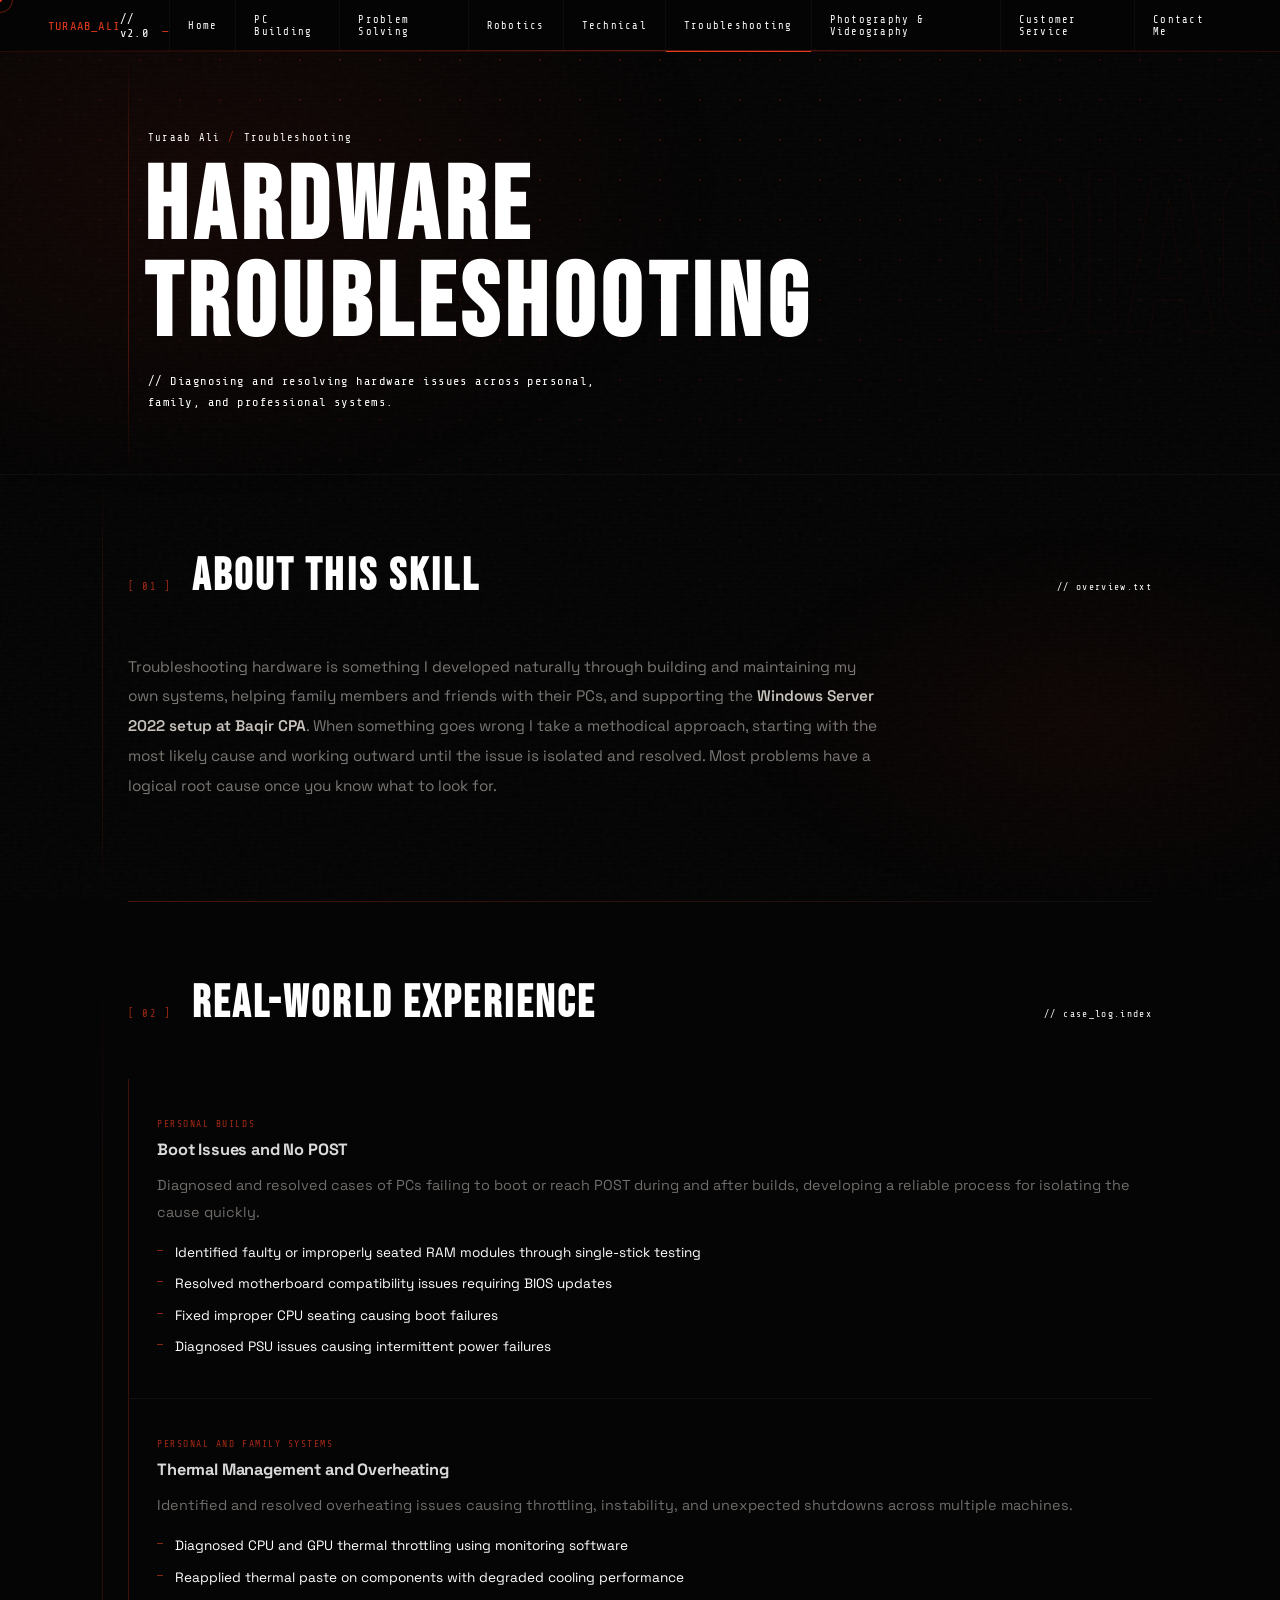
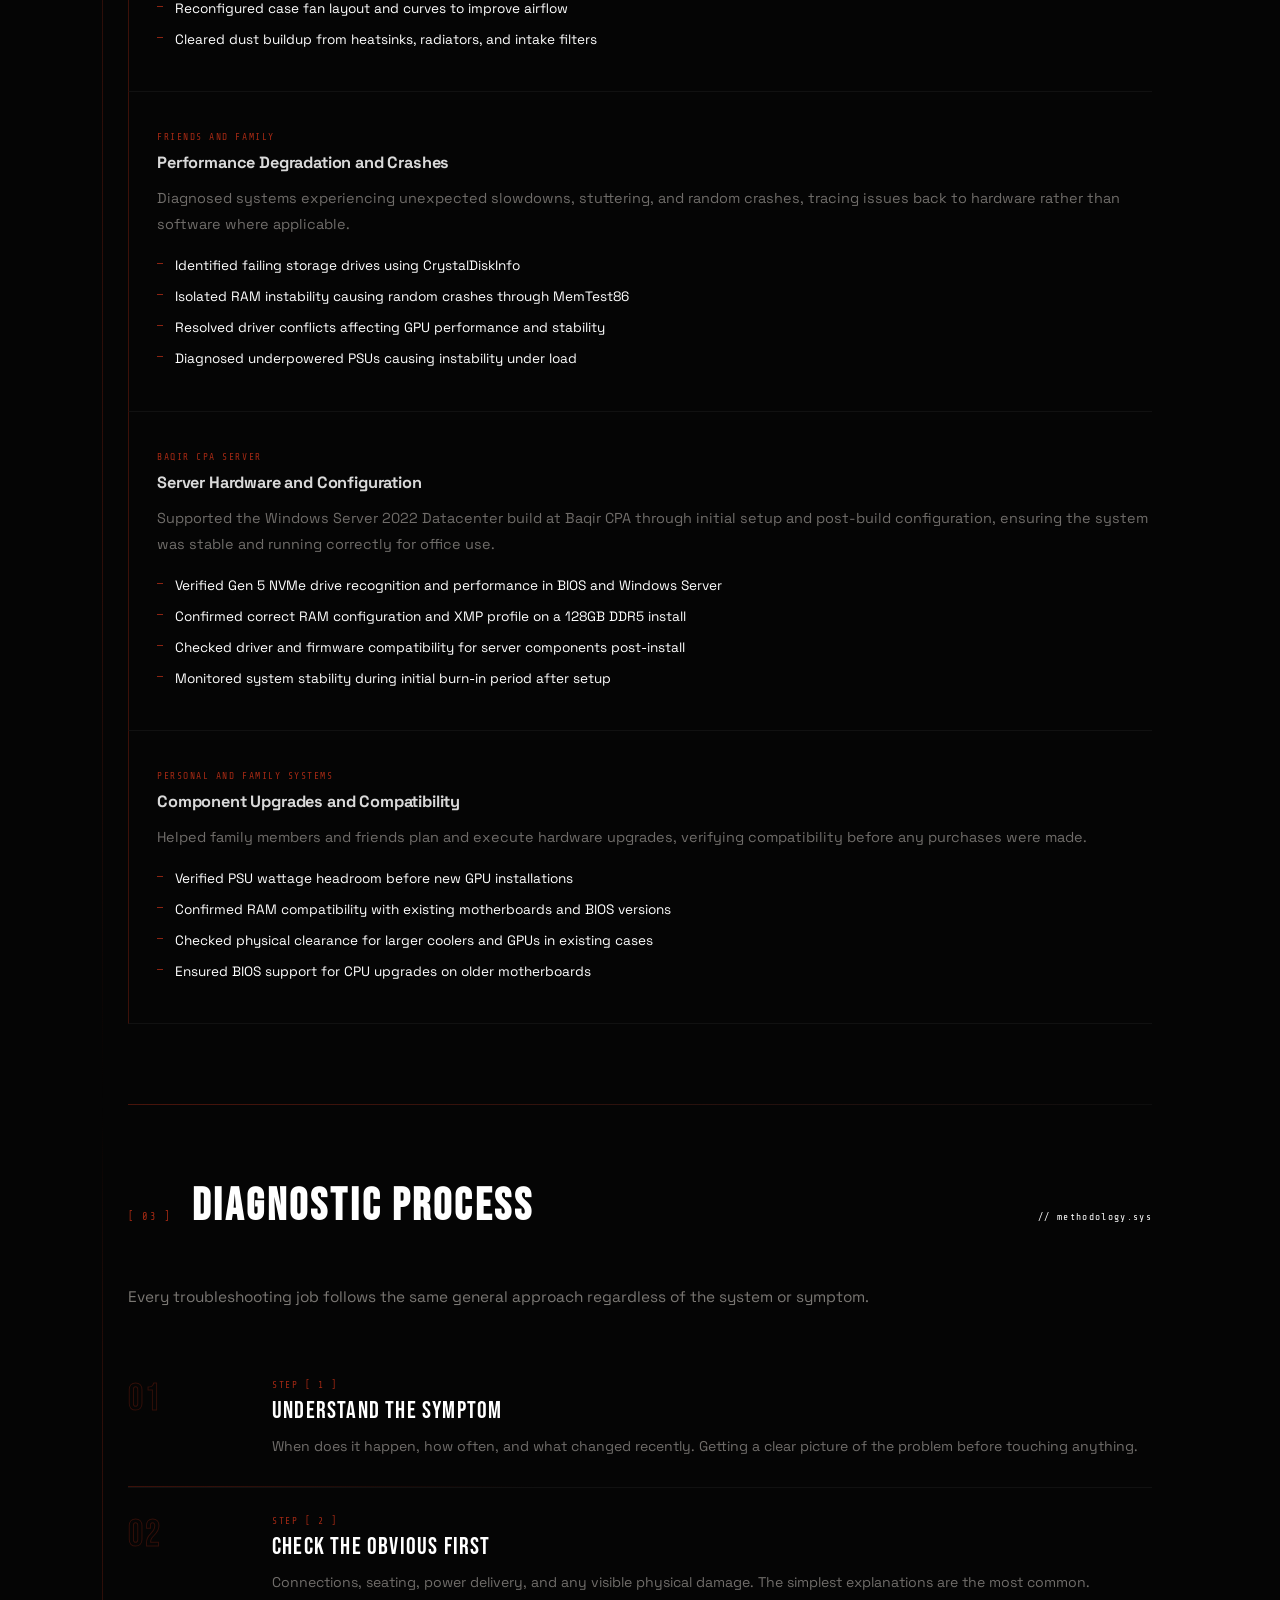
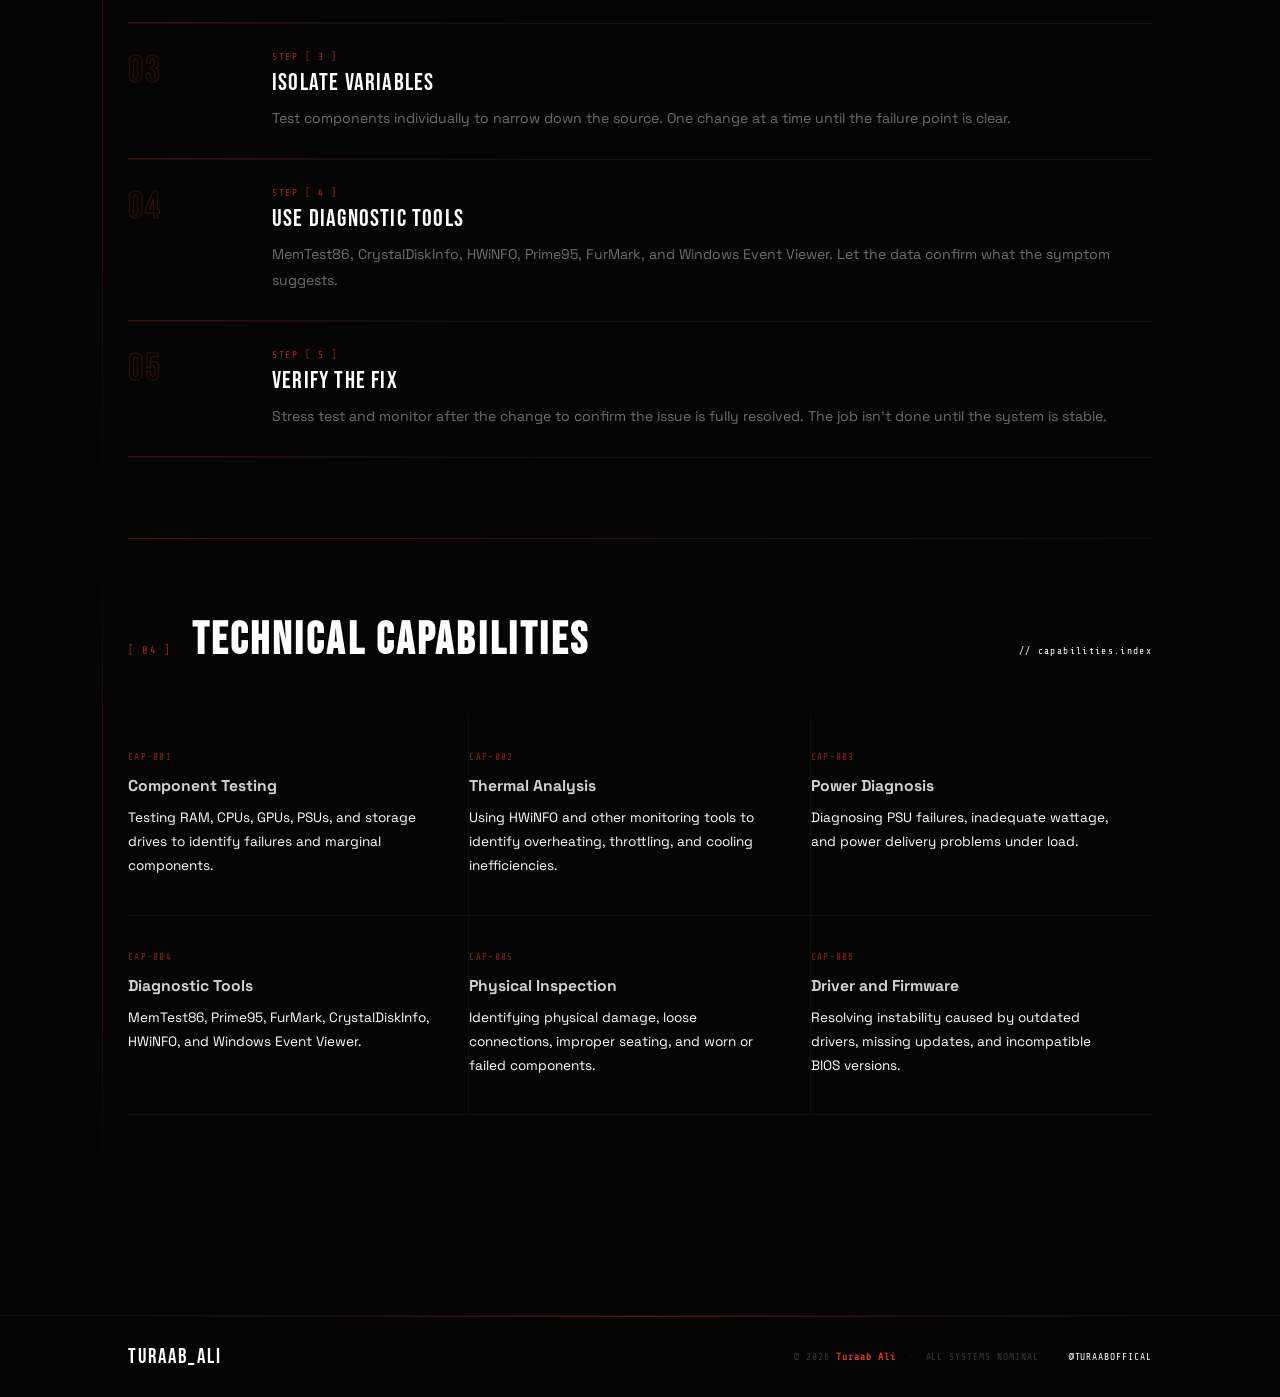
<file: troubleshooting/index.html>
<!DOCTYPE html>
<html lang="en">
<head>
<meta charset="UTF-8">
<meta name="viewport" content="width=device-width, initial-scale=1.0">
<title>Hardware Troubleshooting - Turaab Ali</title>
<link href="https://fonts.googleapis.com/css2?family=Share+Tech+Mono&family=Bebas+Neue&family=Space+Grotesk:wght@300;400;500;600;700&display=swap" rel="stylesheet">
<link rel="stylesheet" href="../styles.css">
<style>
/* ═══════════════ TROUBLESHOOTING PAGE SPECIFIC ═══════════════ */

/* ── PROCESS LIST ── */
.proc-list { list-style:none; display:flex; flex-direction:column; gap:0; }
.proc-list li {
  display:grid; grid-template-columns:120px 1fr; gap:24px;
  padding:28px 0; border-bottom:1px solid rgba(255,255,255,.05);
  position:relative;
}
.proc-list li::before {
  content:''; position:absolute; left:0; bottom:0; width:100%; height:1px;
  background:linear-gradient(90deg,rgba(230,57,27,.25),transparent 40%);
}
.proc-num {
  font-family:var(--disp); font-size:2.4em;
  color:transparent; -webkit-text-stroke:1px rgba(230,57,27,.2);
  line-height:1; letter-spacing:.05em; align-self:start;
}
.proc-label {
  font-family:var(--mono); font-size:.6em;
  color:var(--red); letter-spacing:.16em; text-transform:uppercase;
  margin-bottom:6px; opacity:.7;
}
.proc-title {
  font-family:var(--disp); font-size:1.5em;
  color:#fff; letter-spacing:.05em; margin-bottom:8px;
}
.proc-body { font-size:.88em; line-height:1.85; color:rgba(200,195,189,.55); }

/* ── SKILLS OPEN GRID ── */
.skills-open { display:grid; grid-template-columns:repeat(3,1fr); gap:0; }
.sk-o {
  padding:36px 32px 36px 0;
  border-bottom:1px solid rgba(255,255,255,.05);
  border-right:1px solid rgba(255,255,255,.04);
  position:relative;
  opacity:0; transform:translateY(18px);
  transition:opacity .5s var(--ease-out), transform .5s var(--ease-out), padding-left .3s var(--ease-out);
}
.sk-o:nth-child(3n) { border-right:none; }
.sk-o::before {
  content:''; position:absolute; top:0; left:0; right:0; height:1px;
  background:var(--red); transform:scaleX(0); transform-origin:left;
  transition:transform .4s var(--ease-out);
}
.sk-o:hover { padding-left:10px; }
.sk-o:hover::before { transform:scaleX(1); }
.sk-o.vis { opacity:1; transform:none; }
.sk-o-num  { font-family:var(--mono); font-size:.58em; color:var(--red); opacity:.6; letter-spacing:.14em; margin-bottom:14px; }
.sk-o-title{ font-size:.98em; font-weight:700; color:rgba(255,255,255,.82); margin-bottom:10px; }
.sk-o-body { font-size:.85em; line-height:1.78; color:var(--dim2); }

/* ── RESPONSIVE ── */
@media(max-width:1000px){
  .skills-open { grid-template-columns:repeat(2,1fr); }
  .sk-o:nth-child(3n) { border-right:1px solid rgba(255,255,255,.04); }
  .sk-o:nth-child(2n) { border-right:none; }
  .proc-list li { grid-template-columns:60px 1fr; }
}
@media(max-width:640px){
  .skills-open { grid-template-columns:1fr; }
  .sk-o { border-right:none !important; padding-right:0; }
  .proc-list li { grid-template-columns:1fr; }
  .proc-num { font-size:2em; }
}

@media(prefers-reduced-motion:reduce){
  .sk-o { opacity:1!important; transform:none!important; }
  .sk-o:hover { padding-left:0; }
  .sk-o:hover::before { transform:none; }
}
</style>
</head>
<body>

<!-- atmosphere layers -->
<div id="globe-glow"></div>
<div id="grain"></div>
<canvas id="pcv"></canvas>

<!-- cursor -->
<div id="cur"></div>
<div id="cur-ring"></div>

<!-- nav -->
<nav>
  <div class="nav-logo">TURAAB_ALI <span>// v2.0</span></div>
  <div class="nav-links">
    <a href="/">Home</a>
    <a href="/pc-building/">PC Building</a>
    <a href="/problem-solving/">Problem Solving</a>
    <a href="/robotics/">Robotics</a>
    <a href="/technical/">Technical</a>
    <a href="/troubleshooting/">Troubleshooting</a>
    <a href="/photo-video/">Photography &amp; Videography</a>
    <a href="/customer-service/">Customer Service</a>
    <a href="/contact-me/">Contact Me</a>
  </div>
  <button class="nav-toggle" aria-label="Toggle navigation">
    <span></span><span></span><span></span>
  </button>
</nav>

<!-- page hero -->
<div class="page-hero">
  <div class="page-hero-bg">DIAG</div>
  <div class="page-breadcrumb"><a href="/">Turaab Ali</a><span>/</span>Troubleshooting</div>
  <h1 class="page-title">HARDWARE<br>TROUBLESHOOTING</h1>
  <p class="page-subtitle">// Diagnosing and resolving hardware issues across personal,<br>family, and professional systems.</p>
</div>

<!-- main -->
<main>

  <!-- 01 ABOUT -->
  <div class="sec" id="about">
    <div class="sec-hd">
      <span class="sec-num">[ 01 ]</span>
      <h2 class="sec-title">ABOUT THIS SKILL</h2>
      <span class="sec-slug">// overview.txt</span>
    </div>
    <p class="intro-text">Troubleshooting hardware is something I developed naturally through building and maintaining my own systems, helping family members and friends with their PCs, and supporting the <strong>Windows Server 2022 setup at Baqir CPA</strong>. When something goes wrong I take a methodical approach, starting with the most likely cause and working outward until the issue is isolated and resolved. Most problems have a logical root cause once you know what to look for.</p>
  </div>

  <div class="rule"></div>

  <!-- 02 EXPERIENCE -->
  <div class="sec" id="experience">
    <div class="sec-hd">
      <span class="sec-num">[ 02 ]</span>
      <h2 class="sec-title">REAL-WORLD EXPERIENCE</h2>
      <span class="sec-slug">// case_log.index</span>
    </div>
    <div class="exp-list">
      <div class="exp-item">
        <div class="exp-tag">Personal Builds</div>
        <div class="exp-title">Boot Issues and No POST</div>
        <p class="exp-body">Diagnosed and resolved cases of PCs failing to boot or reach POST during and after builds, developing a reliable process for isolating the cause quickly.</p>
        <ul class="exp-list-inner">
          <li>Identified faulty or improperly seated RAM modules through single-stick testing</li>
          <li>Resolved motherboard compatibility issues requiring BIOS updates</li>
          <li>Fixed improper CPU seating causing boot failures</li>
          <li>Diagnosed PSU issues causing intermittent power failures</li>
        </ul>
      </div>
      <div class="exp-item">
        <div class="exp-tag">Personal and Family Systems</div>
        <div class="exp-title">Thermal Management and Overheating</div>
        <p class="exp-body">Identified and resolved overheating issues causing throttling, instability, and unexpected shutdowns across multiple machines.</p>
        <ul class="exp-list-inner">
          <li>Diagnosed CPU and GPU thermal throttling using monitoring software</li>
          <li>Reapplied thermal paste on components with degraded cooling performance</li>
          <li>Reconfigured case fan layout and curves to improve airflow</li>
          <li>Cleared dust buildup from heatsinks, radiators, and intake filters</li>
        </ul>
      </div>
      <div class="exp-item">
        <div class="exp-tag">Friends and Family</div>
        <div class="exp-title">Performance Degradation and Crashes</div>
        <p class="exp-body">Diagnosed systems experiencing unexpected slowdowns, stuttering, and random crashes, tracing issues back to hardware rather than software where applicable.</p>
        <ul class="exp-list-inner">
          <li>Identified failing storage drives using CrystalDiskInfo</li>
          <li>Isolated RAM instability causing random crashes through MemTest86</li>
          <li>Resolved driver conflicts affecting GPU performance and stability</li>
          <li>Diagnosed underpowered PSUs causing instability under load</li>
        </ul>
      </div>
      <div class="exp-item">
        <div class="exp-tag">Baqir CPA Server</div>
        <div class="exp-title">Server Hardware and Configuration</div>
        <p class="exp-body">Supported the Windows Server 2022 Datacenter build at Baqir CPA through initial setup and post-build configuration, ensuring the system was stable and running correctly for office use.</p>
        <ul class="exp-list-inner">
          <li>Verified Gen 5 NVMe drive recognition and performance in BIOS and Windows Server</li>
          <li>Confirmed correct RAM configuration and XMP profile on a 128GB DDR5 install</li>
          <li>Checked driver and firmware compatibility for server components post-install</li>
          <li>Monitored system stability during initial burn-in period after setup</li>
        </ul>
      </div>
      <div class="exp-item">
        <div class="exp-tag">Personal and Family Systems</div>
        <div class="exp-title">Component Upgrades and Compatibility</div>
        <p class="exp-body">Helped family members and friends plan and execute hardware upgrades, verifying compatibility before any purchases were made.</p>
        <ul class="exp-list-inner">
          <li>Verified PSU wattage headroom before new GPU installations</li>
          <li>Confirmed RAM compatibility with existing motherboards and BIOS versions</li>
          <li>Checked physical clearance for larger coolers and GPUs in existing cases</li>
          <li>Ensured BIOS support for CPU upgrades on older motherboards</li>
        </ul>
      </div>
    </div>
  </div>

  <div class="rule"></div>

  <!-- 03 PROCESS -->
  <div class="sec" id="process">
    <div class="sec-hd">
      <span class="sec-num">[ 03 ]</span>
      <h2 class="sec-title">DIAGNOSTIC PROCESS</h2>
      <span class="sec-slug">// methodology.sys</span>
    </div>
    <p class="intro-text" style="margin-bottom:40px">Every troubleshooting job follows the same general approach regardless of the system or symptom.</p>
    <ol class="proc-list">
      <li>
        <span class="proc-num">01</span>
        <div>
          <div class="proc-label">STEP [ 1 ]</div>
          <div class="proc-title">Understand the Symptom</div>
          <div class="proc-body">When does it happen, how often, and what changed recently. Getting a clear picture of the problem before touching anything.</div>
        </div>
      </li>
      <li>
        <span class="proc-num">02</span>
        <div>
          <div class="proc-label">STEP [ 2 ]</div>
          <div class="proc-title">Check the Obvious First</div>
          <div class="proc-body">Connections, seating, power delivery, and any visible physical damage. The simplest explanations are the most common.</div>
        </div>
      </li>
      <li>
        <span class="proc-num">03</span>
        <div>
          <div class="proc-label">STEP [ 3 ]</div>
          <div class="proc-title">Isolate Variables</div>
          <div class="proc-body">Test components individually to narrow down the source. One change at a time until the failure point is clear.</div>
        </div>
      </li>
      <li>
        <span class="proc-num">04</span>
        <div>
          <div class="proc-label">STEP [ 4 ]</div>
          <div class="proc-title">Use Diagnostic Tools</div>
          <div class="proc-body">MemTest86, CrystalDiskInfo, HWiNFO, Prime95, FurMark, and Windows Event Viewer. Let the data confirm what the symptom suggests.</div>
        </div>
      </li>
      <li>
        <span class="proc-num">05</span>
        <div>
          <div class="proc-label">STEP [ 5 ]</div>
          <div class="proc-title">Verify the Fix</div>
          <div class="proc-body">Stress test and monitor after the change to confirm the issue is fully resolved. The job isn't done until the system is stable.</div>
        </div>
      </li>
    </ol>
  </div>

  <div class="rule"></div>

  <!-- 04 CAPABILITIES -->
  <div class="sec" id="capabilities">
    <div class="sec-hd">
      <span class="sec-num">[ 04 ]</span>
      <h2 class="sec-title">TECHNICAL CAPABILITIES</h2>
      <span class="sec-slug">// capabilities.index</span>
    </div>
    <div class="skills-open">
      <div class="sk-o"><div class="sk-o-num">CAP-001</div><div class="sk-o-title">Component Testing</div><div class="sk-o-body">Testing RAM, CPUs, GPUs, PSUs, and storage drives to identify failures and marginal components.</div></div>
      <div class="sk-o"><div class="sk-o-num">CAP-002</div><div class="sk-o-title">Thermal Analysis</div><div class="sk-o-body">Using HWiNFO and other monitoring tools to identify overheating, throttling, and cooling inefficiencies.</div></div>
      <div class="sk-o"><div class="sk-o-num">CAP-003</div><div class="sk-o-title">Power Diagnosis</div><div class="sk-o-body">Diagnosing PSU failures, inadequate wattage, and power delivery problems under load.</div></div>
      <div class="sk-o"><div class="sk-o-num">CAP-004</div><div class="sk-o-title">Diagnostic Tools</div><div class="sk-o-body">MemTest86, Prime95, FurMark, CrystalDiskInfo, HWiNFO, and Windows Event Viewer.</div></div>
      <div class="sk-o"><div class="sk-o-num">CAP-005</div><div class="sk-o-title">Physical Inspection</div><div class="sk-o-body">Identifying physical damage, loose connections, improper seating, and worn or failed components.</div></div>
      <div class="sk-o"><div class="sk-o-num">CAP-006</div><div class="sk-o-title">Driver and Firmware</div><div class="sk-o-body">Resolving instability caused by outdated drivers, missing updates, and incompatible BIOS versions.</div></div>
    </div>
  </div>

</main>

<!-- footer -->
<footer>
  <div class="foot-logo">TURAAB_ALI</div>
  <div class="foot-copy">&copy; 2026 <b>Turaab Ali</b> &nbsp;·&nbsp; ALL SYSTEMS NOMINAL &nbsp;·&nbsp; <a href="https://www.instagram.com/turaaboffical/" target="_blank">@TURAABOFFICAL</a></div>
</footer>

<script src="../script.js"></script>
</body>
</html>
</file>
<file: styles.css>
/* ════════════════════════════════════════
   TURAAB ALI — SHARED SITE CSS v3.0
   Complete animation overhaul + fixes
   ════════════════════════════════════════ */

/* ── TOKENS ─────────────────────────────────────────────────── */
:root {
  --black:  #050505;
  --red:    #E6391B;
  --red2:   #ff4422;
  --green:  #00ff88;
  --text:   #c8c3bd;
  --dim:    #3a3530;
  --dim2:   #ffffff;
  --mono:   'Share Tech Mono', monospace;
  --sans:   'Space Grotesk', sans-serif;
  --disp:   'Bebas Neue', sans-serif;
  /* unified easing curve — spring-like deceleration */
  --ease-out:  cubic-bezier(0.16, 1, 0.3, 1);
  --ease-spring: cubic-bezier(0.34, 1.56, 0.64, 1);
}

*, *::before, *::after { margin:0; padding:0; box-sizing:border-box; }
html { scroll-behavior:smooth; }

body {
  font-family: var(--sans);
  background: var(--black);
  color: var(--text);
  overflow-x: hidden;
  cursor: none;
  -webkit-font-smoothing: antialiased;
}

::selection { background:var(--red); color:#fff; }
::-webkit-scrollbar { width:3px; }
::-webkit-scrollbar-thumb { background:rgba(230,57,27,.35); }

/* ════════════════════════════════════════
   FULL-PAGE ATMOSPHERE LAYERS
   z-index stack: 0=bg, 1=scanlines, 2=grain
════════════════════════════════════════ */

/* dot grid */
body::before {
  content:''; position:fixed; inset:0; z-index:0; pointer-events:none;
  background-image: radial-gradient(circle, rgba(230,57,27,.18) 1px, transparent 1px);
  background-size: 40px 40px;
  mask-image: radial-gradient(ellipse 100% 100% at 50% 0%, black 20%, transparent 85%);
}

/* scanlines */
body::after {
  content:''; position:fixed; inset:0; z-index:1; pointer-events:none;
  background: repeating-linear-gradient(0deg,transparent,transparent 2px,rgba(0,0,0,.06) 2px,rgba(0,0,0,.06) 4px);
}

/* roaming glow */
#globe-glow {
  position:fixed; inset:0; z-index:0; pointer-events:none;
  background:
    radial-gradient(ellipse 70vw 60vh at 15% 20%, rgba(230,57,27,.07) 0%, transparent 60%),
    radial-gradient(ellipse 50vw 40vh at 85% 80%, rgba(230,57,27,.05) 0%, transparent 55%);
  animation: globeMove 14s ease-in-out infinite alternate;
}

@keyframes globeMove {
  0%   { transform:translate(0,0) scale(1); }
  50%  { transform:translate(3vw,-4vh) scale(1.04); }
  100% { transform:translate(-2vw,3vh) scale(.97); }
}

/* grain */
#grain {
  position:fixed; inset:0; z-index:2; pointer-events:none;
  background-image:url("data:image/svg+xml,%3Csvg viewBox='0 0 200 200' xmlns='http://www.w3.org/2000/svg'%3E%3Cfilter id='n'%3E%3CfeTurbulence type='fractalNoise' baseFrequency='0.9' numOctaves='4' stitchTiles='stitch'/%3E%3C/filter%3E%3Crect width='100%25' height='100%25' filter='url(%23n)' opacity='1'/%3E%3C/svg%3E");
  opacity:.025;
}

/* particles canvas */
#pcv { position:fixed; inset:0; z-index:0; pointer-events:none; opacity:.22; }

/* ════════════════════════════════════════
   CURSOR
   z-index: 9998-9999
════════════════════════════════════════ */
#cur {
  position:fixed; width:4px; height:4px;
  background:var(--red); pointer-events:none;
  z-index:9999; transform:translate(-50%,-50%);
  border-radius:50%;
  transition: transform .15s var(--ease-out);
}

#cur-ring {
  position:fixed; width:26px; height:26px;
  border:1px solid var(--red); pointer-events:none;
  z-index:9998; transform:translate(-50%,-50%);
  border-radius:50%;
  opacity:.45;
  transition: width .35s var(--ease-out), height .35s var(--ease-out), opacity .35s var(--ease-out), border-color .35s var(--ease-out);
}

/* ════════════════════════════════════════
   NAVIGATION
   z-index: 500 (below cursor, above content)
════════════════════════════════════════ */
nav {
  position: sticky; top: 0; z-index: 500;
  background: rgba(5,5,5,0.88);
  backdrop-filter: blur(16px);
  -webkit-backdrop-filter: blur(16px);
  border-bottom: 1px solid rgba(230,57,27,0.15);
  padding: 0 48px;
  display: flex; align-items: center; justify-content: space-between;
  height: 52px;
}

/* bottom accent glow line */
nav::after {
  content:''; position:absolute; bottom:0; left:0; right:0; height:1px;
  background:linear-gradient(90deg,transparent,rgba(230,57,27,.4),transparent);
  pointer-events:none;
}

.nav-logo {
  font-family: var(--mono); font-size: 0.75em;
  color: var(--red); letter-spacing: 0.1em;
  position: relative; z-index: 1;
}
.nav-logo span { color: var(--dim2); }

.nav-links {
  display:flex; list-style:none;
}

.nav-links a, .nav-links li > a {
  color: var(--dim2); text-decoration: none;
  font-family: var(--mono); font-size: 0.65em;
  letter-spacing: 0.12em; padding: 0 18px;
  height: 52px; display: flex; align-items: center;
  border-left: 1px solid rgba(255,255,255,0.04);
  position: relative;
  transition: color .25s var(--ease-out);
}

/* animated underline for nav links */
.nav-links a::after {
  content: '';
  position: absolute; bottom: 0; left: 0; right: 0;
  height: 1px;
  background: var(--red);
  transform: scaleX(0); transform-origin: center;
  transition: transform .35s var(--ease-out);
}

.nav-links a:hover::after,
.nav-links a.active::after { transform: scaleX(1); }

.nav-links a.active { color: #fff; }
.nav-links a:hover { color: #fff; }

/* ── HAMBURGER TOGGLE ── */
.nav-toggle {
  display: none;
  flex-direction: column; gap: 5px;
  background: none; border: none;
  cursor: none;
  padding: 8px;
  position: relative; z-index: 501;
}

.nav-toggle span {
  display: block; width: 22px; height: 1px;
  background: var(--red);
  transition: transform .3s var(--ease-out), opacity .2s var(--ease-out);
  transform-origin: center;
}

.nav-toggle.active span:nth-child(1) {
  transform: translateY(6px) rotate(45deg);
}
.nav-toggle.active span:nth-child(2) {
  opacity: 0; transform: scaleX(0);
}
.nav-toggle.active span:nth-child(3) {
  transform: translateY(-6px) rotate(-45deg);
}

/* ════════════════════════════════════════
   BOOT SCREEN (all pages)
   z-index: 8000 — above everything
════════════════════════════════════════ */
#boot {
  position: fixed; inset: 0; z-index: 8000;
  background: var(--black);
  display: flex; flex-direction: column;
  justify-content: center; align-items: flex-start;
  padding: 10vh 10vw;
  font-family: var(--mono);
}

#boot-log {
  font-size: 0.8em;
  color: var(--green);
  line-height: 2;
  width: min(580px, 90vw);
}

#boot-log .ln { display:block; opacity:0; }
#boot-log .ln.show { opacity:1; }
#boot-log .d  { color: var(--dim2); }
#boot-log .r  { color: var(--red); }

#boot-bar-wrap {
  margin-top: 32px;
  width: min(380px, 80vw);
  height: 1px;
  background: rgba(255,255,255,0.06);
}

#boot-bar {
  height:100%; background:var(--red); width:0%;
  transition: width .1s linear;
}

#boot-pct { font-size:0.65em; color:var(--dim2); margin-top:8px; }

/* ════════════════════════════════════════
   PAGE HERO (inner pages)
   z-index: 3
════════════════════════════════════════ */
.page-hero {
  position:relative; z-index:3;
  padding:80px 10vw 60px;
  border-bottom:1px solid rgba(255,255,255,.04);
  overflow:hidden;
}

/* vertical accent line */
.page-hero::before {
  content:''; position:absolute;
  left:10vw; top:0; bottom:0; width:1px;
  background:linear-gradient(to bottom,transparent,rgba(230,57,27,.3) 30%,rgba(230,57,27,.3) 70%,transparent);
}

/* background ghost word */
.page-hero-bg {
  position:absolute; right:-2vw; top:50%;
  transform:translateY(-50%);
  font-family:var(--disp);
  font-size:clamp(8em,18vw,18em);
  color:transparent;
  -webkit-text-stroke:1px rgba(230,57,27,.06);
  pointer-events:none; user-select:none; line-height:1;
  animation:breatheText 8s ease-in-out infinite alternate;
}

@keyframes breatheText {
  0%   { -webkit-text-stroke-color:rgba(230,57,27,.06); }
  100% { -webkit-text-stroke-color:rgba(230,57,27,.12); }
}

.page-breadcrumb {
  font-family:var(--mono); font-size:.65em;
  color:var(--dim2); letter-spacing:.12em;
  margin-bottom:16px; margin-left:20px;
  opacity:0; animation:fadeUp .6s var(--ease-out) .1s forwards;
}
.page-breadcrumb a { color:var(--dim2); text-decoration:none; transition:color .2s var(--ease-out); }
.page-breadcrumb a:hover { color:var(--red); }
.page-breadcrumb span { color:var(--red); margin:0 8px; opacity:.6; }

.page-title {
  font-family:var(--disp);
  font-size:clamp(3em,8vw,6.5em);
  letter-spacing:.06em; line-height:.95; color:#fff;
  margin-left:16px;
  opacity:0; animation:fadeUp .8s var(--ease-out) .25s forwards;
}

.page-subtitle {
  font-family:var(--mono); font-size:.75em;
  color:var(--dim2); letter-spacing:.12em;
  margin-top:16px; margin-left:20px;
  max-width:560px; line-height:1.8;
  opacity:0; animation:fadeUp .7s var(--ease-out) .4s forwards;
}

/* ════════════════════════════════════════
   MAIN CONTENT LAYOUT
════════════════════════════════════════ */
main {
  position:relative; z-index:3;
  max-width:1280px; margin:0 auto;
  padding:0 10vw 120px;
}

/* horizontal rule between sections */
.rule {
  width:100%; height:1px;
  background:linear-gradient(90deg,rgba(230,57,27,.3),rgba(255,255,255,.04) 50%,transparent);
  margin:0;
}

/* ── SECTIONS ── */
.sec {
  padding:80px 0;
  position:relative;
  opacity:0; transform:translateY(32px);
  transition:opacity .8s var(--ease-out), transform .8s var(--ease-out);
}
.sec.vis { opacity:1; transform:none; }

/* left accent line */
.sec::before {
  content:''; position:absolute;
  left:-2vw; top:0; height:100%; width:1px;
  background:linear-gradient(to bottom,transparent,rgba(230,57,27,.18) 30%,rgba(230,57,27,.18) 70%,transparent);
}

/* ── SECTION HEADER ── */
.sec-hd {
  display:flex; align-items:baseline; gap:20px;
  margin-bottom:52px;
}
.sec-num {
  font-family:var(--mono); font-size:.65em;
  color:var(--red); letter-spacing:.12em; opacity:.7;
}
.sec-title {
  font-family:var(--disp); font-size:2.8em;
  color:#fff; letter-spacing:.07em; line-height:1;
}
.sec-slug {
  font-family:var(--mono); font-size:.6em;
  color:var(--dim2); letter-spacing:.14em; margin-left:auto;
}

/* ── INTRO TEXT ── */
.intro-text {
  font-size:.96em; line-height:1.95;
  color:rgba(200,195,189,.6);
  max-width:760px; margin-bottom:20px;
}
.intro-text strong, .intro-text b { color:var(--text); font-weight:600; }

/* ════════════════════════════════════════
   SHARED COMPONENTS
════════════════════════════════════════ */

/* ── EXPERIENCE ITEMS (border-line style) ── */
.exp-list { display:flex; flex-direction:column; gap:0; }

.exp-item {
  padding:40px 0 40px 28px;
  border-bottom:1px solid rgba(255,255,255,.05);
  border-left:1px solid rgba(230,57,27,.25);
  position:relative;
  opacity:0; transform:translateX(-12px);
  transition: opacity .6s var(--ease-out), transform .6s var(--ease-out), border-color .3s var(--ease-out);
}
.exp-item.vis { opacity:1; transform:none; }
.exp-item:hover { border-left-color:rgba(230,57,27,.7); }

/* top red line sweeps in on hover */
.exp-item::before {
  content:''; position:absolute; top:0; left:0; right:0; height:1px;
  background:var(--red); transform:scaleX(0); transform-origin:left;
  transition:transform .4s var(--ease-out);
}
.exp-item:hover::before { transform:scaleX(1); }

.exp-tag {
  font-family:var(--mono); font-size:.6em;
  color:var(--red); letter-spacing:.16em; text-transform:uppercase;
  margin-bottom:10px; opacity:.7;
}
.exp-title {
  font-size:1.02em; font-weight:700; color:rgba(255,255,255,.85);
  margin-bottom:12px; letter-spacing:-.01em;
}
.exp-body {
  font-size:.9em; line-height:1.85;
  color:rgba(200,195,189,.55); margin-bottom:16px;
}
.exp-list-inner {
  list-style:none; display:flex; flex-direction:column; gap:8px;
}
.exp-list-inner li {
  font-size:.85em; line-height:1.7;
  color:var(--dim2); padding-left:18px; position:relative;
}
.exp-list-inner li::before {
  content:''; position:absolute; left:0; top:9px;
  width:6px; height:1px; background:var(--red); opacity:.6;
}

.exp-tags-row { display:flex; gap:8px; flex-wrap:wrap; margin-top:12px; }
.exp-inline-badge {
  font-family:var(--mono); font-size:.58em; padding:4px 10px;
  border:1px solid rgba(230,57,27,.3); color:var(--red);
  text-transform:uppercase; letter-spacing:.1em; background:rgba(230,57,27,.03);
  transition: border-color .25s var(--ease-out), background .25s var(--ease-out);
}
.exp-inline-badge:hover {
  border-color: var(--red);
  background: rgba(230,57,27,.06);
}

/* ── EXPERIENCE CARDS ── */
.exp-card {
  margin-bottom: 24px;
  padding: 32px;
  background: rgba(255,255,255,0.015);
  border: 1px solid rgba(255,255,255,0.05);
  border-left: 1px solid rgba(230,57,27,0.3);
  position: relative;
  transition: border-color .3s var(--ease-out), background .3s var(--ease-out), transform .3s var(--ease-out);
}
.exp-card:hover {
  border-color: rgba(230,57,27,0.4);
  background: rgba(230,57,27,0.02);
  transform: translateX(4px);
}
.exp-card h4 { font-family: var(--disp); font-size: 1.8em; color: #fff; margin-bottom: 12px; letter-spacing: 0.05em; }
.exp-card p { margin-bottom: 20px; font-size: 0.9em; color: rgba(200,195,189,0.6); line-height: 1.8; }
.exp-card .exp-list { list-style: none; display: grid; gap: 12px; }
.exp-card .exp-list li {
  font-family: var(--mono); font-size: 0.72em; color: var(--dim2);
  display: flex; gap: 12px; letter-spacing: 0.05em;
}
.exp-card .exp-list li::before { content: '>'; color: var(--red); }

/* ── BUTTONS ── */
.btn-submit, .cta-btn, .action-btn {
  display: inline-flex; align-items: center; justify-content: center; gap: 12px;
  text-decoration: none; font-family: var(--mono); font-size: 0.72em;
  color: var(--red); letter-spacing: 0.14em; text-transform: uppercase;
  border: 1px solid rgba(230,57,27,0.4); padding: 18px 32px;
  cursor: none; transition: all .35s var(--ease-out);
  position: relative; overflow: hidden;
  background: transparent;
}

.btn-submit::after, .cta-btn::after {
  content: ''; position: absolute; inset: 0;
  background: rgba(230,57,27,0.08);
  transform: scaleX(0); transform-origin: left;
  transition: transform .35s var(--ease-out);
}

.btn-submit:hover, .cta-btn:hover {
  color: #fff; border-color: var(--red); gap: 20px;
}
.btn-submit:hover::after, .cta-btn:hover::after { transform: scaleX(1); }
.btn-submit span, .cta-btn span { position: relative; z-index: 1; }

.action-btn {
  font-family:var(--mono); font-size:.65em;
  letter-spacing:.12em;
  padding:12px 24px;
  display:inline-block;
  transition:all .35s var(--ease-out);
}
.action-btn:hover { background:var(--red); color:#fff; border-color:var(--red); }

/* ── FORM INPUTS ── */
input, textarea {
  background: rgba(255,255,255,0.02);
  border: 1px solid rgba(255,255,255,0.08);
  padding: 16px; font-family: var(--mono); font-size: 0.85em;
  color: #fff;
  transition: border-color .3s var(--ease-out), background .3s var(--ease-out), box-shadow .3s var(--ease-out);
  outline: none;
}

input:focus, textarea:focus {
  background: rgba(230,57,27,0.04);
  border-color: var(--red);
  box-shadow: 0 0 20px rgba(230,57,27,0.12);
}

textarea { min-height: 160px; resize: vertical; }

/* ════════════════════════════════════════
   FOOTER
   z-index: 3
════════════════════════════════════════ */
footer {
  position:relative; z-index:3;
  border-top:1px solid rgba(255,255,255,.05);
  padding:28px 10vw;
  display:flex; justify-content:space-between; align-items:center;
}
footer::before {
  content:''; position:absolute; top:0; left:10%; right:10%; height:1px;
  background:linear-gradient(90deg,transparent,rgba(230,57,27,.35),transparent);
}
.foot-logo { font-family:var(--disp); font-size:1.3em; letter-spacing:.1em; color:var(--dim2); }
.foot-copy { font-family:var(--mono); font-size:.6em; color:var(--dim); letter-spacing:.1em; }
.foot-copy b { color:var(--red); }
.foot-copy a { color:var(--dim2); text-decoration:none; transition:color .2s var(--ease-out); }
.foot-copy a:hover { color:var(--red); }

/* ════════════════════════════════════════
   KEYFRAMES
   All use GPU-friendly transform + opacity
════════════════════════════════════════ */
@keyframes fadeUp {
  from { opacity:0; transform:translateY(22px); }
  to   { opacity:1; transform:none; }
}
@keyframes fadeIn {
  from { opacity:0; }
  to   { opacity:1; }
}
@keyframes blink {
  0%, 100% { opacity: 1; }
  50%      { opacity: 0; }
}

/* ════════════════════════════════════════
   EXTRA KEYFRAMES — ANIMATION EVERYWHERE
════════════════════════════════════════ */
@keyframes floatY {
  0%   { transform: translateY(0); }
  50%  { transform: translateY(-14px); }
  100% { transform: translateY(0); }
}
@keyframes pulseGlow {
  0%, 100% { box-shadow: 0 0 0 rgba(230,57,27,0); }
  50%      { box-shadow: 0 0 28px rgba(230,57,27,.35); }
}
@keyframes sheen {
  0%   { transform: translateX(-120%) skewX(-20deg); }
  100% { transform: translateX(220%) skewX(-20deg); }
}
@keyframes spinSlow {
  from { transform: rotate(0deg); }
  to   { transform: rotate(360deg); }
}
@keyframes borderFlow {
  0%   { background-position: 0% 50%; }
  100% { background-position: 200% 50%; }
}
@keyframes titleGlitch {
  0%, 100% { transform: translate(0); }
  20% { transform: translate(-2px, 1px); }
  40% { transform: translate(2px, -1px); }
  60% { transform: translate(-1px, -1px); }
  80% { transform: translate(1px, 2px); }
}
@keyframes blinkFast {
  0%, 100% { opacity: 1; }
  50% { opacity: .15; }
}
@keyframes scanSweep {
  0%   { transform: translateY(-100%); }
  100% { transform: translateY(100vh); }
}

/* ════════════════════════════════════════
   ANIMATION EVERYWHERE — GLOBAL MICRO-INTERACTIONS
════════════════════════════════════════ */

/* nav logo — blinking cursor + hover shake */
.nav-logo {
  display: inline-flex; align-items: center;
}
.nav-logo::after {
  content: '_';
  margin-left: 2px;
  color: var(--red);
  animation: blink 1s step-end infinite;
}
.nav-logo:hover { animation: titleGlitch .4s var(--ease-out); }

/* section titles — subtle float + hover glitch */
.sec-title {
  display: inline-block;
  transition: color .3s var(--ease-out), transform .3s var(--ease-out);
}
.sec-title:hover {
  color: var(--red);
  animation: titleGlitch .35s var(--ease-out);
}

/* section numbers — pulse */
.sec-num { animation: blinkFast 2.2s ease-in-out infinite; }

/* breadcrumb caret blink */
.page-breadcrumb span { animation: blink 1.2s step-end infinite; }

/* buttons — sheen sweep on hover */
.btn-submit, .cta-btn, .action-btn {
  overflow: hidden;
}
.btn-submit::before, .cta-btn::before, .action-btn::before {
  content: '';
  position: absolute; top: 0; bottom: 0;
  width: 40%;
  background: linear-gradient(90deg, transparent, rgba(230,57,27,.35), transparent);
  transform: translateX(-120%) skewX(-20deg);
  transition: transform .6s var(--ease-out);
  pointer-events: none;
}
.btn-submit:hover::before, .cta-btn:hover::before, .action-btn:hover::before {
  transform: translateX(320%) skewX(-20deg);
}

/* experience items — sheen sweep on hover */
.exp-item { overflow: hidden; }
.exp-item::after {
  content: '';
  position: absolute; top: 0; bottom: 0; left: -40%;
  width: 30%;
  background: linear-gradient(90deg, transparent, rgba(230,57,27,.06), transparent);
  transform: skewX(-20deg);
  transition: transform .7s var(--ease-out);
  pointer-events: none;
}
.exp-item:hover::after { transform: translateX(480%) skewX(-20deg); }

/* exp cards & skill cards — lift + glow on hover */
.exp-card, .skill-item, .tech-card, .spec-item, .photo-card, .image-card, .ap-card, .sk, .sk-o {
  transition: transform .35s var(--ease-out), box-shadow .35s var(--ease-out), border-color .3s var(--ease-out);
}
.exp-card:hover, .skill-item:hover, .tech-card:hover, .spec-item:hover,
.photo-card:hover, .image-card:hover, .ap-card:hover, .sk:hover, .sk-o:hover {
  box-shadow: 0 18px 50px -18px rgba(230,57,27,.35);
  animation: pulseGlow 2.4s ease-in-out infinite;
}

/* page title — glitch on hover */
.page-title { transition: color .3s var(--ease-out); }
.page-title:hover { color: var(--red); animation: titleGlitch .4s var(--ease-out); }

/* hero ghost word — parallax float */
.page-hero-bg { animation: breatheText 8s ease-in-out infinite alternate, floatY 9s ease-in-out infinite; }

/* intro-text links / strong — underline slide */
.intro-text strong, .intro-text b {
  position: relative;
  transition: color .3s var(--ease-out);
}
.intro-text strong:hover, .intro-text b:hover { color: var(--red); }

/* rule divider — animated flow */
.rule {
  background-size: 200% 100%;
  animation: borderFlow 6s linear infinite;
}

/* footer logo — blinking + hover */
.foot-logo { transition: color .3s var(--ease-out); }
.foot-logo:hover { color: var(--red); animation: titleGlitch .35s var(--ease-out); }

/* scroll progress bar (injected by JS) */
#scroll-progress {
  position: fixed; top: 0; left: 0;
  width: 0; height: 2px;
  background: linear-gradient(90deg, var(--red), var(--red2));
  z-index: 7000; pointer-events: none;
  box-shadow: 0 0 12px rgba(230,57,27,.5);
  transition: width .1s linear;
}

/* scan sweep overlay (injected by JS) */
#scan-sweep {
  position: fixed; left: 0; right: 0; top: 0;
  height: 120px;
  background: linear-gradient(to bottom, transparent, rgba(230,57,27,.05), transparent);
  z-index: 4; pointer-events: none;
  animation: scanSweep 7s linear infinite;
}

/* animated border for image cards */
.image-card, .photo-card { position: relative; }
.image-card::after, .photo-card::after {
  content: '';
  position: absolute; inset: -1px;
  border: 1px solid transparent;
  background: linear-gradient(90deg, transparent, rgba(230,57,27,.5), transparent) border-box;
  -webkit-mask: linear-gradient(#fff 0 0) padding-box, linear-gradient(#fff 0 0);
  -webkit-mask-composite: xor;
  mask-composite: exclude;
  background-size: 200% 100%;
  opacity: 0;
  transition: opacity .4s var(--ease-out);
  pointer-events: none;
  animation: borderFlow 2.6s linear infinite;
}
.image-card:hover::after, .photo-card:hover::after { opacity: 1; }

/* ════════════════════════════════════════
   RESPONSIVE BREAKPOINTS
════════════════════════════════════════ */

/* Medium: tablet */
@media (max-width: 1000px) {
  .nav-links a { padding: 0 12px; font-size: 0.6em; }
}

/* Small: mobile */
@media (max-width: 640px) {
  nav { padding: 0 20px; }

  .nav-toggle { display: flex; }

  .nav-links {
    display: flex; flex-direction: column;
    position: fixed;
    top: 0; left: 0; right: 0; bottom: 0;
    background: rgba(5,5,5,0.96);
    backdrop-filter: blur(20px);
    -webkit-backdrop-filter: blur(20px);
    justify-content: center; align-items: center;
    gap: 0;
    z-index: 499;
    opacity: 0; pointer-events: none;
    transition: opacity .4s var(--ease-out);
  }

  .nav-links.open {
    opacity: 1; pointer-events: all;
  }

  .nav-links a, .nav-links li > a {
    font-size: 0.85em;
    padding: 18px 0;
    height: auto;
    border-left: none;
    border-bottom: 1px solid rgba(255,255,255,0.04);
    width: 70vw;
    justify-content: center;
  }

  .nav-links a::after {
    bottom: -1px;
  }

  .page-hero, main { padding-left:6vw; padding-right:6vw; }

  .sec::before { display: none; }

  footer { flex-direction:column; gap:10px; text-align:center; }
}

/* ════════════════════════════════════════
   ACCESSIBILITY — REDUCED MOTION
════════════════════════════════════════ */
@media (prefers-reduced-motion: reduce) {
  *, *::before, *::after {
    animation-duration: 0.01ms !important;
    animation-iteration-count: 1 !important;
    transition-duration: 0.01ms !important;
  }

  html { scroll-behavior: auto; }

  .sec {
    opacity: 1 !important;
    transform: none !important;
  }

  .exp-item, .sk, .sk-o, .ap-card {
    opacity: 1 !important;
    transform: none !important;
  }

  #boot {
    animation: none !important;
    opacity: 0 !important;
    pointer-events: none !important;
  }

  #scan-sweep, #scroll-progress {
    display: none !important;
  }
}
</file>
